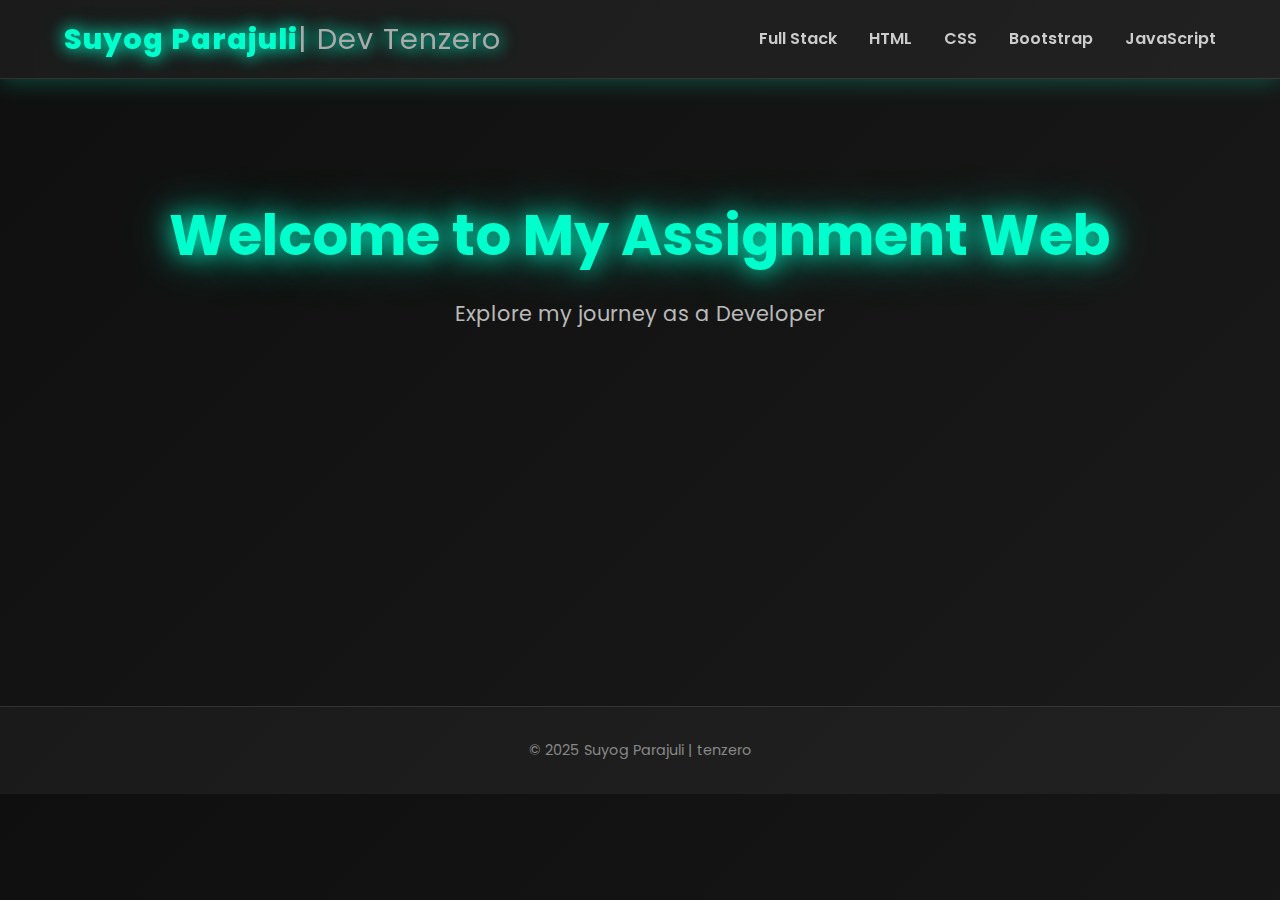
<file: index.html>
<!DOCTYPE html>
<html lang="en">
<head>
  <meta charset="UTF-8">
  <meta name="viewport" content="width=device-width, initial-scale=1.0">
  <title>Suyog Parajuli - ePortfolio</title>
  <link rel="stylesheet" href="style.css">
</head>
<body>
  <!-- Navbar -->
  <nav>
    <div class="logo">Suyog Parajuli <span>| Dev Tenzero</span></div>
    <ul class="nav-links">
      <li><a href="fullstacks.html">Full Stack</a></li>
      <li><a href="example-html.html">HTML</a></li>
      <li><a href="css.html">CSS</a></li>
      <li><a href="bootstrap.html">Bootstrap</a></li>
      <li><a href="javascript.html">JavaScript</a></li>
    </ul>
  </nav>

  <!-- Hero Section -->
  <header class="hero">
    <h1>Welcome to My Assignment Web</h1>
    <p>Explore my journey as a Developer</p>
  </header>

  <footer>
    <p>© 2025 Suyog Parajuli | tenzero </p>
  </footer>
</body>
</html>
</file>
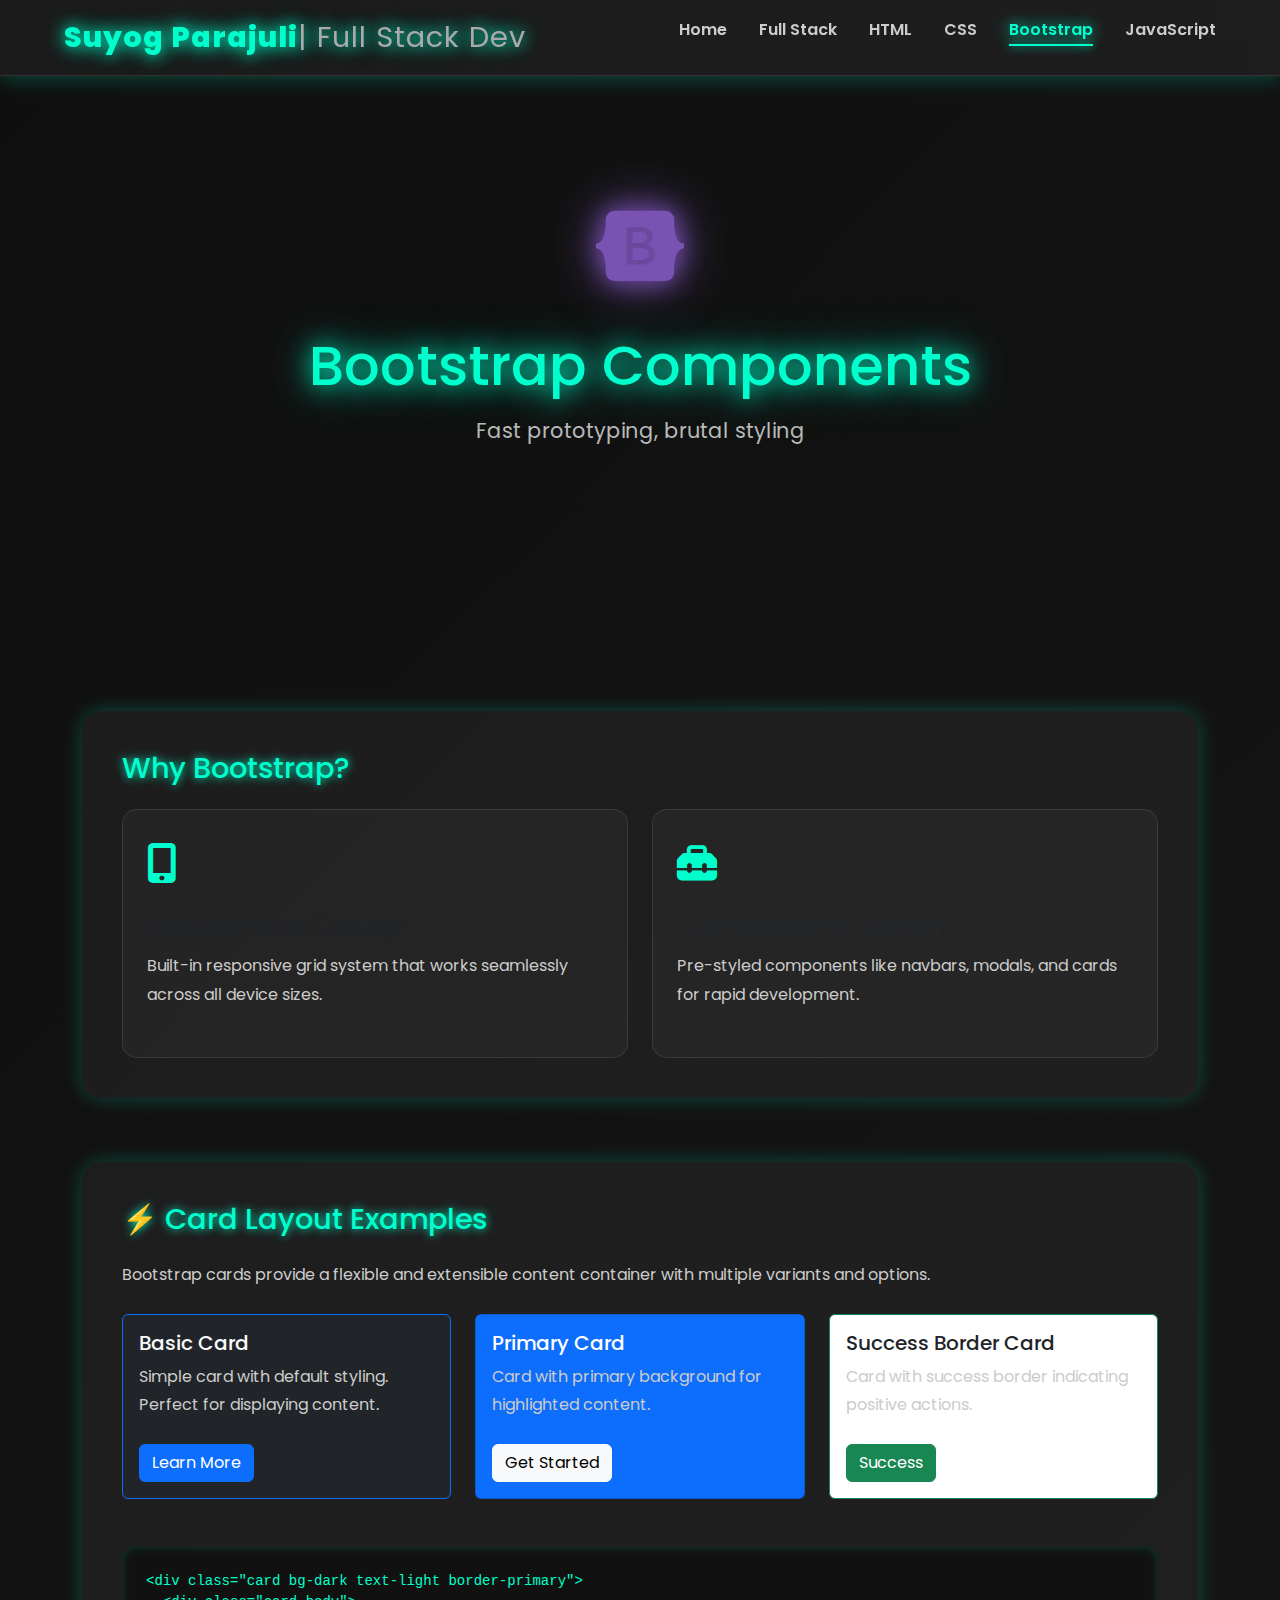
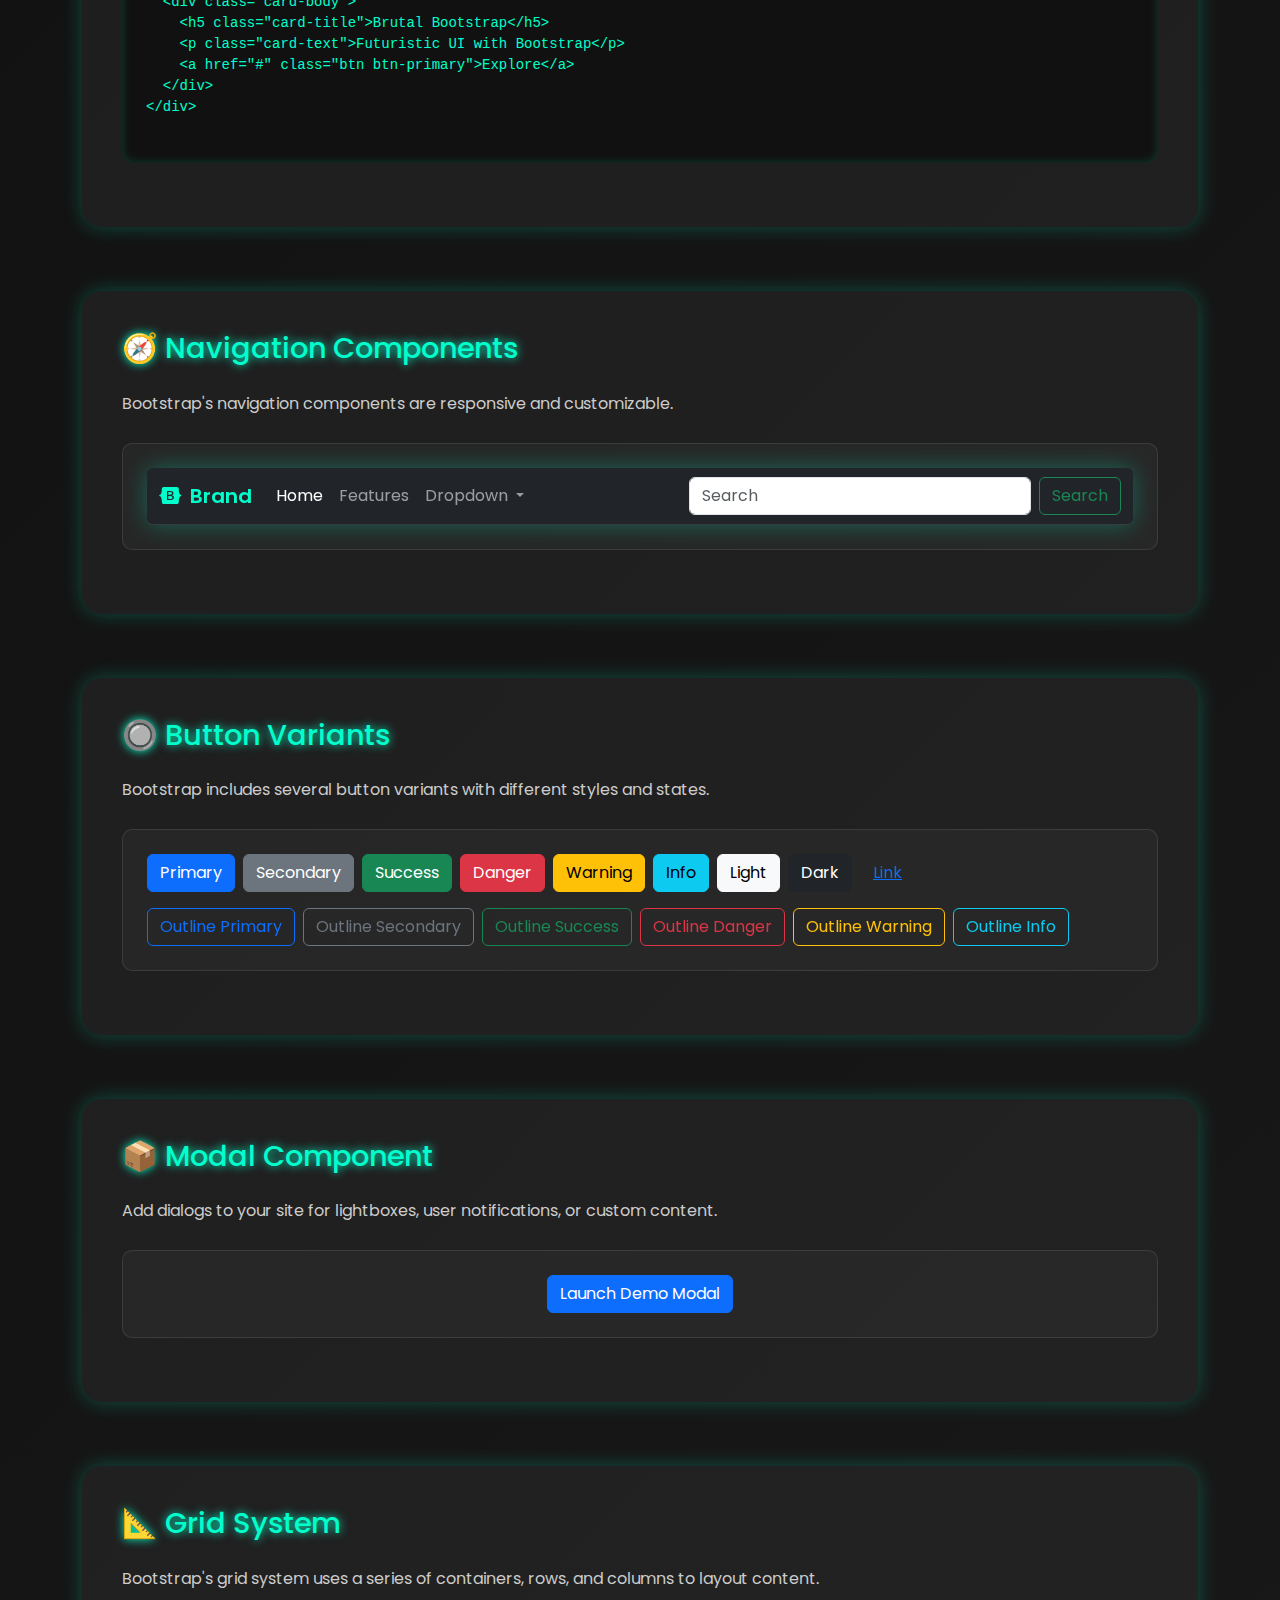
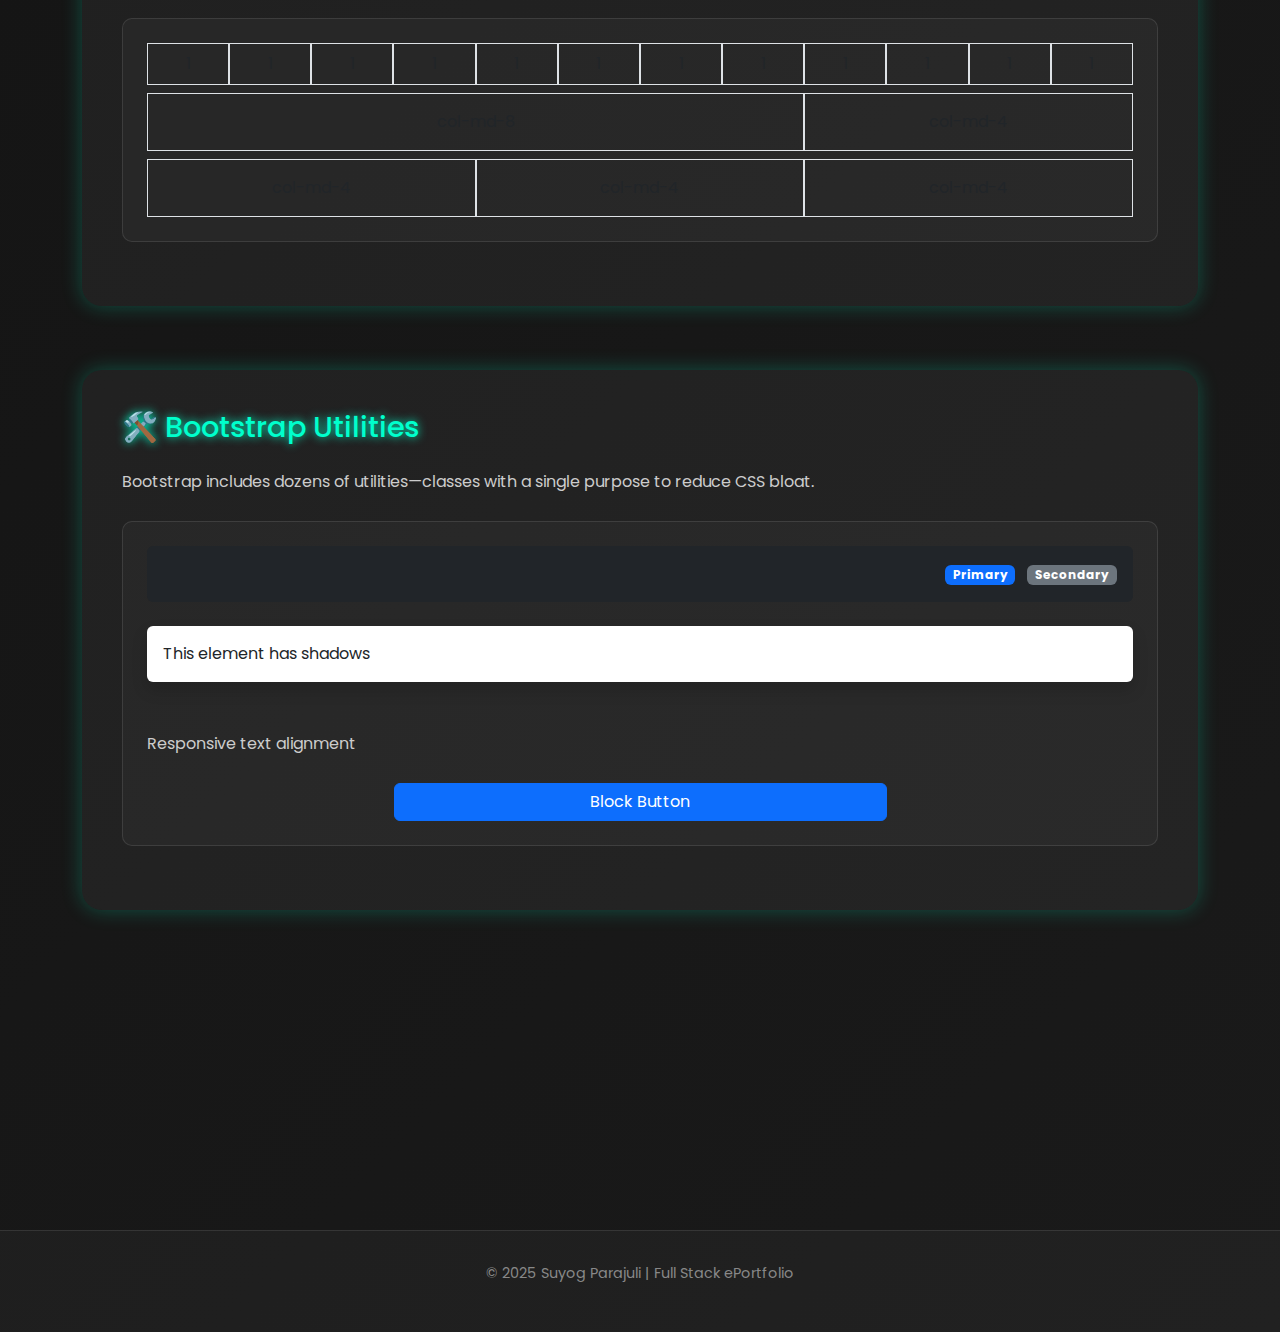
<file: bootstrap.html>
<!DOCTYPE html>
<html lang="en">
<head>
  <meta charset="UTF-8">
  <meta name="viewport" content="width=device-width, initial-scale=1.0">
  <title>Bootstrap Examples - Suyog Parajuli</title>
  <link rel="stylesheet" href="style.css">
  <link href="https://cdn.jsdelivr.net/npm/bootstrap@5.3.0/dist/css/bootstrap.min.css" rel="stylesheet">
  <link rel="stylesheet" href="https://cdnjs.cloudflare.com/ajax/libs/font-awesome/6.4.0/css/all.min.css">
</head>
<body>
  <nav>
    <div class="logo">Suyog Parajuli <span>| Full Stack Dev</span></div>
    <ul class="nav-links">
      <li><a href="index.html">Home</a></li>
      <li><a href="fullstacks.html">Full Stack</a></li>
      <li><a href="example-html.html">HTML</a></li>
      <li><a href="css.html">CSS</a></li>
      <li><a href="bootstrap.html" class="active">Bootstrap</a></li>
      <li><a href="javascript.html">JavaScript</a></li>
    </ul>
  </nav>

  <header class="hero">
    <div class="bootstrap-logo">
      <i class="fab fa-bootstrap"></i>
    </div>
    <h1>Bootstrap Components</h1>
    <p>Fast prototyping, brutal styling</p>
  </header>

  <main class="container py-5">
    <!-- Introduction Section -->
    <section class="mb-5">
      <h2 class="mb-4">Why Bootstrap?</h2>
      <div class="row">
        <div class="col-md-6">
          <div class="feature-card p-4 h-100">
            <div class="feature-icon mb-3">
              <i class="fas fa-mobile-alt"></i>
            </div>
            <h3>Responsive Design</h3>
            <p>Built-in responsive grid system that works seamlessly across all device sizes.</p>
          </div>
        </div>
        <div class="col-md-6">
          <div class="feature-card p-4 h-100">
            <div class="feature-icon mb-3">
              <i class="fas fa-toolbox"></i>
            </div>
            <h3>Component Library</h3>
            <p>Pre-styled components like navbars, modals, and cards for rapid development.</p>
          </div>
        </div>
      </div>
    </section>

    <!-- Card Examples Section -->
    <section class="mb-5">
      <h2>⚡ Card Layout Examples</h2>
      <p class="mb-4">Bootstrap cards provide a flexible and extensible content container with multiple variants and options.</p>
      
      <div class="row">
        <div class="col-md-4 mb-4">
          <div class="card bg-dark text-light border-primary">
            <div class="card-body">
              <h5 class="card-title">Basic Card</h5>
              <p class="card-text">Simple card with default styling. Perfect for displaying content.</p>
              <a href="#" class="btn btn-primary">Learn More</a>
            </div>
          </div>
        </div>
        
        <div class="col-md-4 mb-4">
          <div class="card bg-primary text-white">
            <div class="card-body">
              <h5 class="card-title">Primary Card</h5>
              <p class="card-text">Card with primary background for highlighted content.</p>
              <a href="#" class="btn btn-light">Get Started</a>
            </div>
          </div>
        </div>
        
        <div class="col-md-4 mb-4">
          <div class="card border-success">
            <div class="card-body">
              <h5 class="card-title">Success Border Card</h5>
              <p class="card-text">Card with success border indicating positive actions.</p>
              <a href="#" class="btn btn-success">Success</a>
            </div>
          </div>
        </div>
      </div>
      
      <pre class="code-container mt-4">
&lt;div class="card bg-dark text-light border-primary"&gt;
  &lt;div class="card-body"&gt;
    &lt;h5 class="card-title"&gt;Brutal Bootstrap&lt;/h5&gt;
    &lt;p class="card-text"&gt;Futuristic UI with Bootstrap&lt;/p&gt;
    &lt;a href="#" class="btn btn-primary"&gt;Explore&lt;/a&gt;
  &lt;/div&gt;
&lt;/div&gt;
      </pre>
    </section>

    <!-- Navigation Component -->
    <section class="mb-5">
      <h2>🧭 Navigation Components</h2>
      <p class="mb-4">Bootstrap's navigation components are responsive and customizable.</p>
      
      <div class="component-example p-4 mb-4">
        <nav class="navbar navbar-expand-lg navbar-dark bg-dark rounded">
          <div class="container-fluid">
            <a class="navbar-brand" href="#">
              <i class="fab fa-bootstrap me-2"></i>Brand
            </a>
            <button class="navbar-toggler" type="button" data-bs-toggle="collapse" data-bs-target="#navbarExample">
              <span class="navbar-toggler-icon"></span>
            </button>
            <div class="collapse navbar-collapse" id="navbarExample">
              <ul class="navbar-nav me-auto mb-2 mb-lg-0">
                <li class="nav-item">
                  <a class="nav-link active" href="#">Home</a>
                </li>
                <li class="nav-item">
                  <a class="nav-link" href="#">Features</a>
                </li>
                <li class="nav-item dropdown">
                  <a class="nav-link dropdown-toggle" href="#" id="navbarDropdown" role="button" data-bs-toggle="dropdown">
                    Dropdown
                  </a>
                  <ul class="dropdown-menu">
                    <li><a class="dropdown-item" href="#">Action</a></li>
                    <li><a class="dropdown-item" href="#">Another action</a></li>
                    <li><hr class="dropdown-divider"></li>
                    <li><a class="dropdown-item" href="#">Something else here</a></li>
                  </ul>
                </li>
              </ul>
              <form class="d-flex">
                <input class="form-control me-2" type="search" placeholder="Search">
                <button class="btn btn-outline-success" type="submit">Search</button>
              </form>
            </div>
          </div>
        </nav>
      </div>
    </section>

    <!-- Button Examples -->
    <section class="mb-5">
      <h2>🔘 Button Variants</h2>
      <p class="mb-4">Bootstrap includes several button variants with different styles and states.</p>
      
      <div class="component-example p-4 mb-4">
        <div class="d-flex flex-wrap gap-2">
          <button type="button" class="btn btn-primary">Primary</button>
          <button type="button" class="btn btn-secondary">Secondary</button>
          <button type="button" class="btn btn-success">Success</button>
          <button type="button" class="btn btn-danger">Danger</button>
          <button type="button" class="btn btn-warning">Warning</button>
          <button type="button" class="btn btn-info">Info</button>
          <button type="button" class="btn btn-light">Light</button>
          <button type="button" class="btn btn-dark">Dark</button>
          <button type="button" class="btn btn-link">Link</button>
        </div>
        
        <div class="mt-3 d-flex flex-wrap gap-2">
          <button type="button" class="btn btn-outline-primary">Outline Primary</button>
          <button type="button" class="btn btn-outline-secondary">Outline Secondary</button>
          <button type="button" class="btn btn-outline-success">Outline Success</button>
          <button type="button" class="btn btn-outline-danger">Outline Danger</button>
          <button type="button" class="btn btn-outline-warning">Outline Warning</button>
          <button type="button" class="btn btn-outline-info">Outline Info</button>
        </div>
      </div>
    </section>

    <!-- Modal Example -->
    <section class="mb-5">
      <h2>📦 Modal Component</h2>
      <p class="mb-4">Add dialogs to your site for lightboxes, user notifications, or custom content.</p>
      
      <div class="component-example p-4 mb-4 text-center">
        <button type="button" class="btn btn-primary" data-bs-toggle="modal" data-bs-target="#exampleModal">
          Launch Demo Modal
        </button>
      </div>
      
      <!-- Modal -->
      <div class="modal fade" id="exampleModal" tabindex="-1">
        <div class="modal-dialog">
          <div class="modal-content">
            <div class="modal-header">
              <h5 class="modal-title">Bootstrap Modal</h5>
              <button type="button" class="btn-close" data-bs-dismiss="modal" aria-label="Close"></button>
            </div>
            <div class="modal-body">
              <p>This is a sample modal demonstrating Bootstrap's modal component with a dark theme.</p>
            </div>
            <div class="modal-footer">
              <button type="button" class="btn btn-secondary" data-bs-dismiss="modal">Close</button>
              <button type="button" class="btn btn-primary">Save changes</button>
            </div>
          </div>
        </div>
      </div>
    </section>

    <!-- Grid System -->
    <section class="mb-5">
      <h2>📐 Grid System</h2>
      <p class="mb-4">Bootstrap's grid system uses a series of containers, rows, and columns to layout content.</p>
      
      <div class="component-example p-4 mb-4">
        <div class="container text-center">
          <div class="row mb-2">
            <div class="col-md-1 border p-2">1</div>
            <div class="col-md-1 border p-2">1</div>
            <div class="col-md-1 border p-2">1</div>
            <div class="col-md-1 border p-2">1</div>
            <div class="col-md-1 border p-2">1</div>
            <div class="col-md-1 border p-2">1</div>
            <div class="col-md-1 border p-2">1</div>
            <div class="col-md-1 border p-2">1</div>
            <div class="col-md-1 border p-2">1</div>
            <div class="col-md-1 border p-2">1</div>
            <div class="col-md-1 border p-2">1</div>
            <div class="col-md-1 border p-2">1</div>
          </div>
          <div class="row mb-2">
            <div class="col-md-8 border p-3">col-md-8</div>
            <div class="col-md-4 border p-3">col-md-4</div>
          </div>
          <div class="row">
            <div class="col-md-4 border p-3">col-md-4</div>
            <div class="col-md-4 border p-3">col-md-4</div>
            <div class="col-md-4 border p-3">col-md-4</div>
          </div>
        </div>
      </div>
    </section>

    <!-- Utilities -->
    <section class="mb-5">
      <h2>🛠️ Bootstrap Utilities</h2>
      <p class="mb-4">Bootstrap includes dozens of utilities—classes with a single purpose to reduce CSS bloat.</p>
      
      <div class="component-example p-4 mb-4">
        <div class="d-flex justify-content-between align-items-center mb-4 p-3 bg-dark rounded">
          <h5 class="mb-0">Flexbox Utilities</h5>
          <div>
            <span class="badge bg-primary me-2">Primary</span>
            <span class="badge bg-secondary">Secondary</span>
          </div>
        </div>
        
        <div class="mb-4">
          <div class="shadow p-3 mb-5 bg-body rounded">This element has shadows</div>
          <p class="text-center text-md-start">Responsive text alignment</p>
        </div>
        
        <div class="d-grid gap-2 col-6 mx-auto">
          <button class="btn btn-primary" type="button">Block Button</button>
        </div>
      </div>
    </section>
  </main>

  <footer>
    <p>© 2025 Suyog Parajuli | Full Stack ePortfolio</p>
  </footer>

  <!-- Bootstrap JS -->
  <script src="https://cdn.jsdelivr.net/npm/bootstrap@5.3.0/dist/js/bootstrap.bundle.min.js"></script>
</body>
</file>
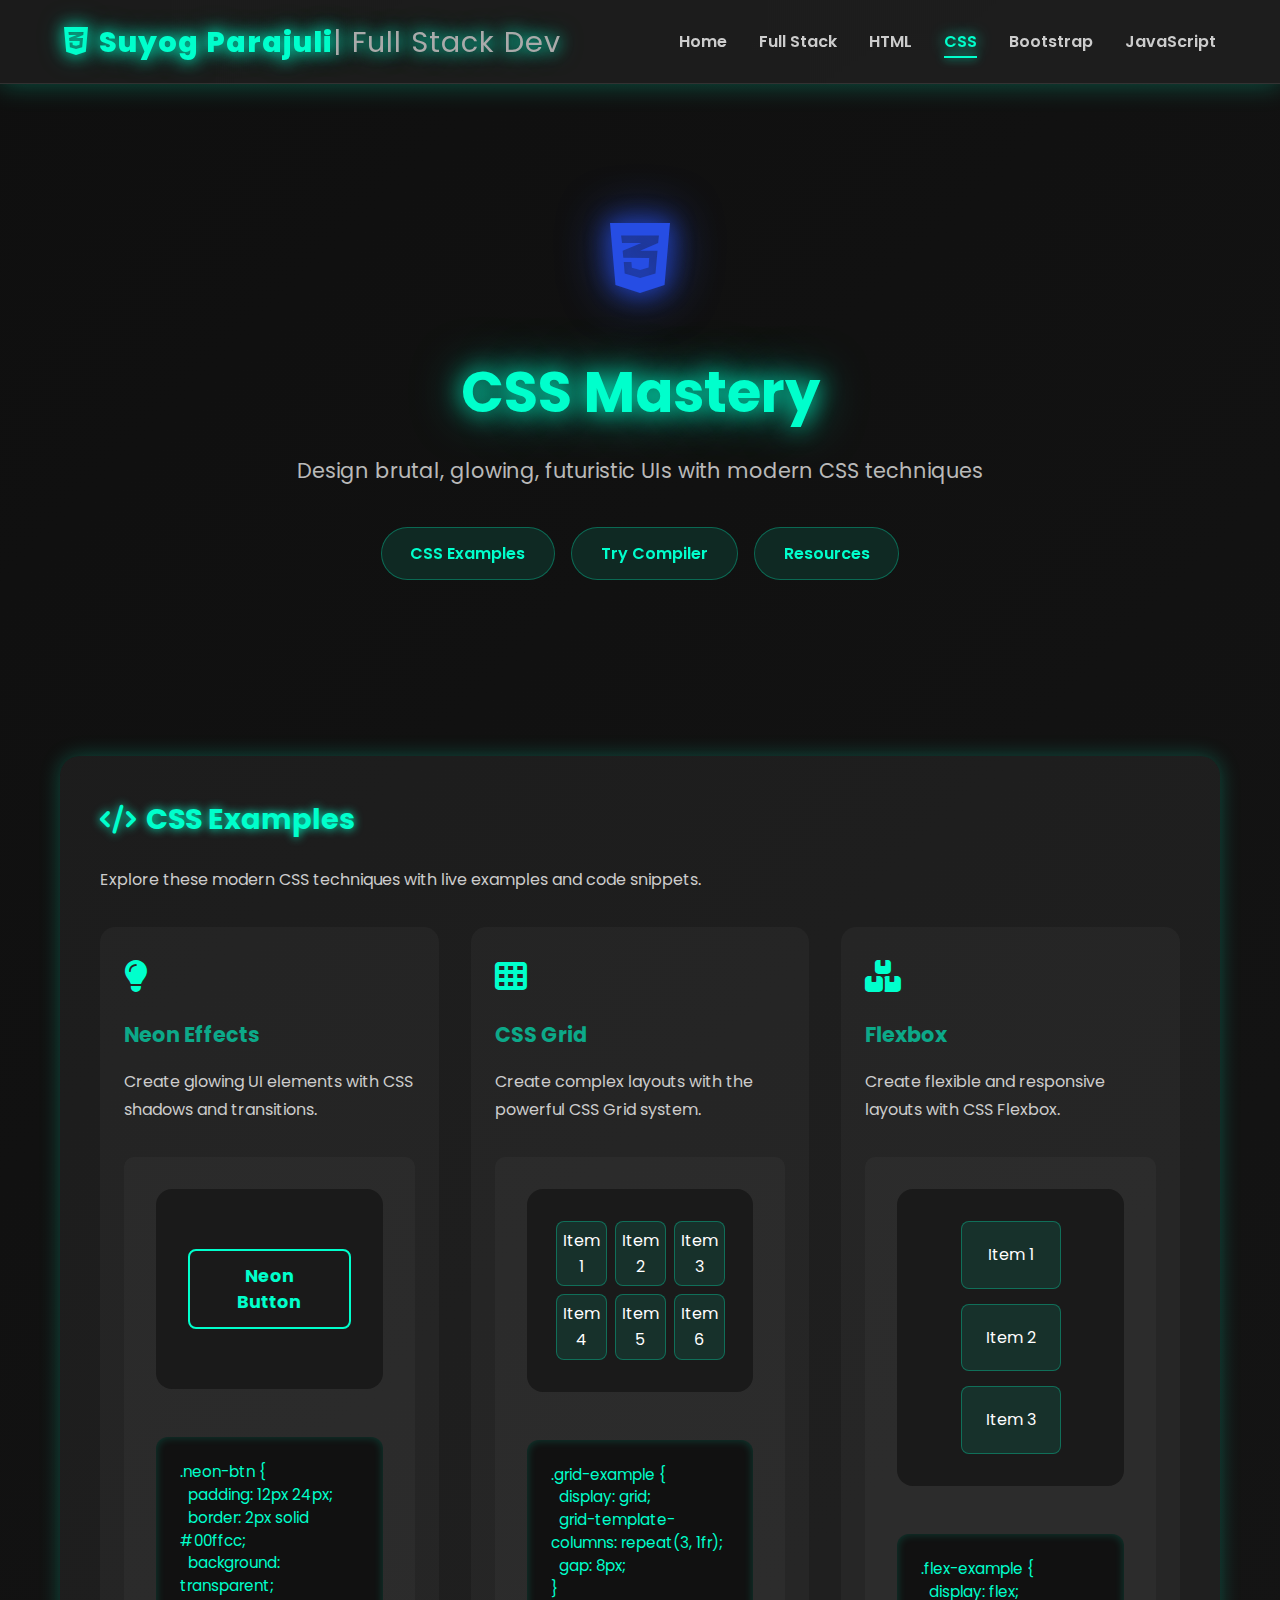
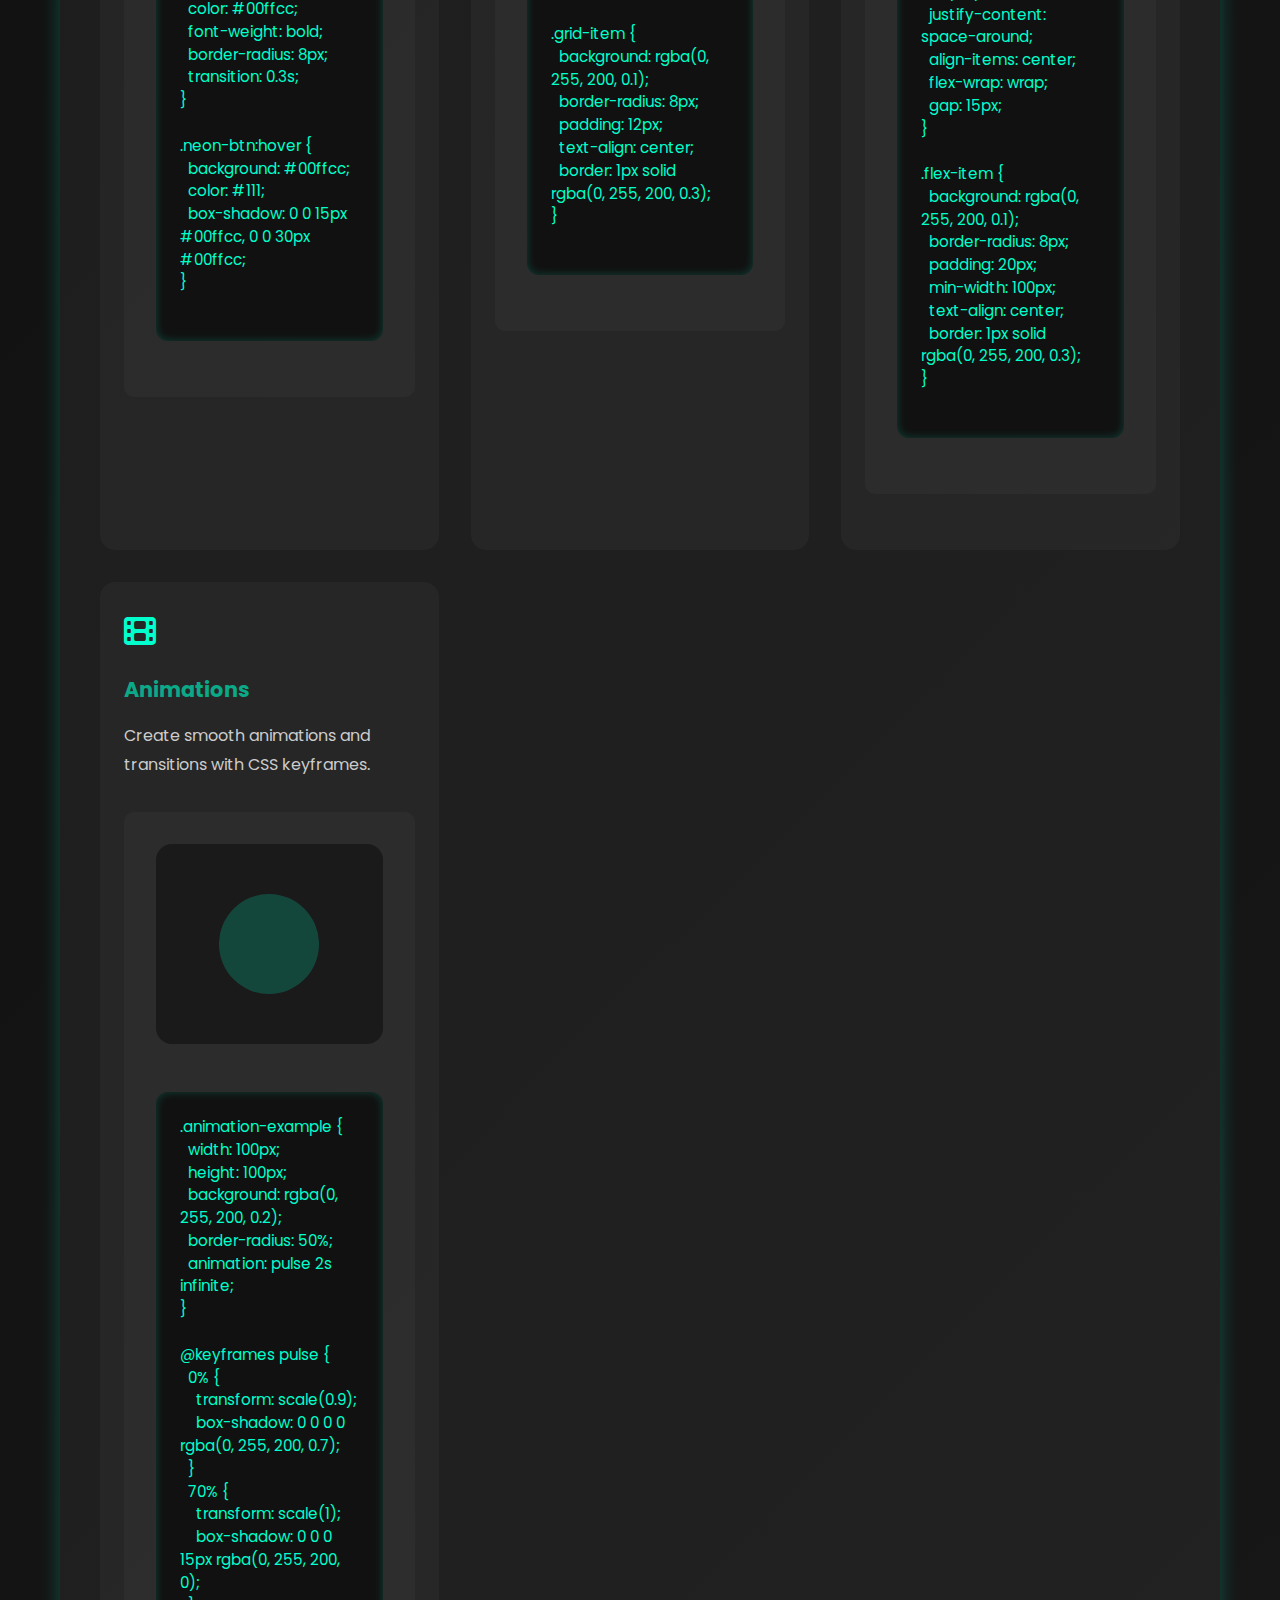
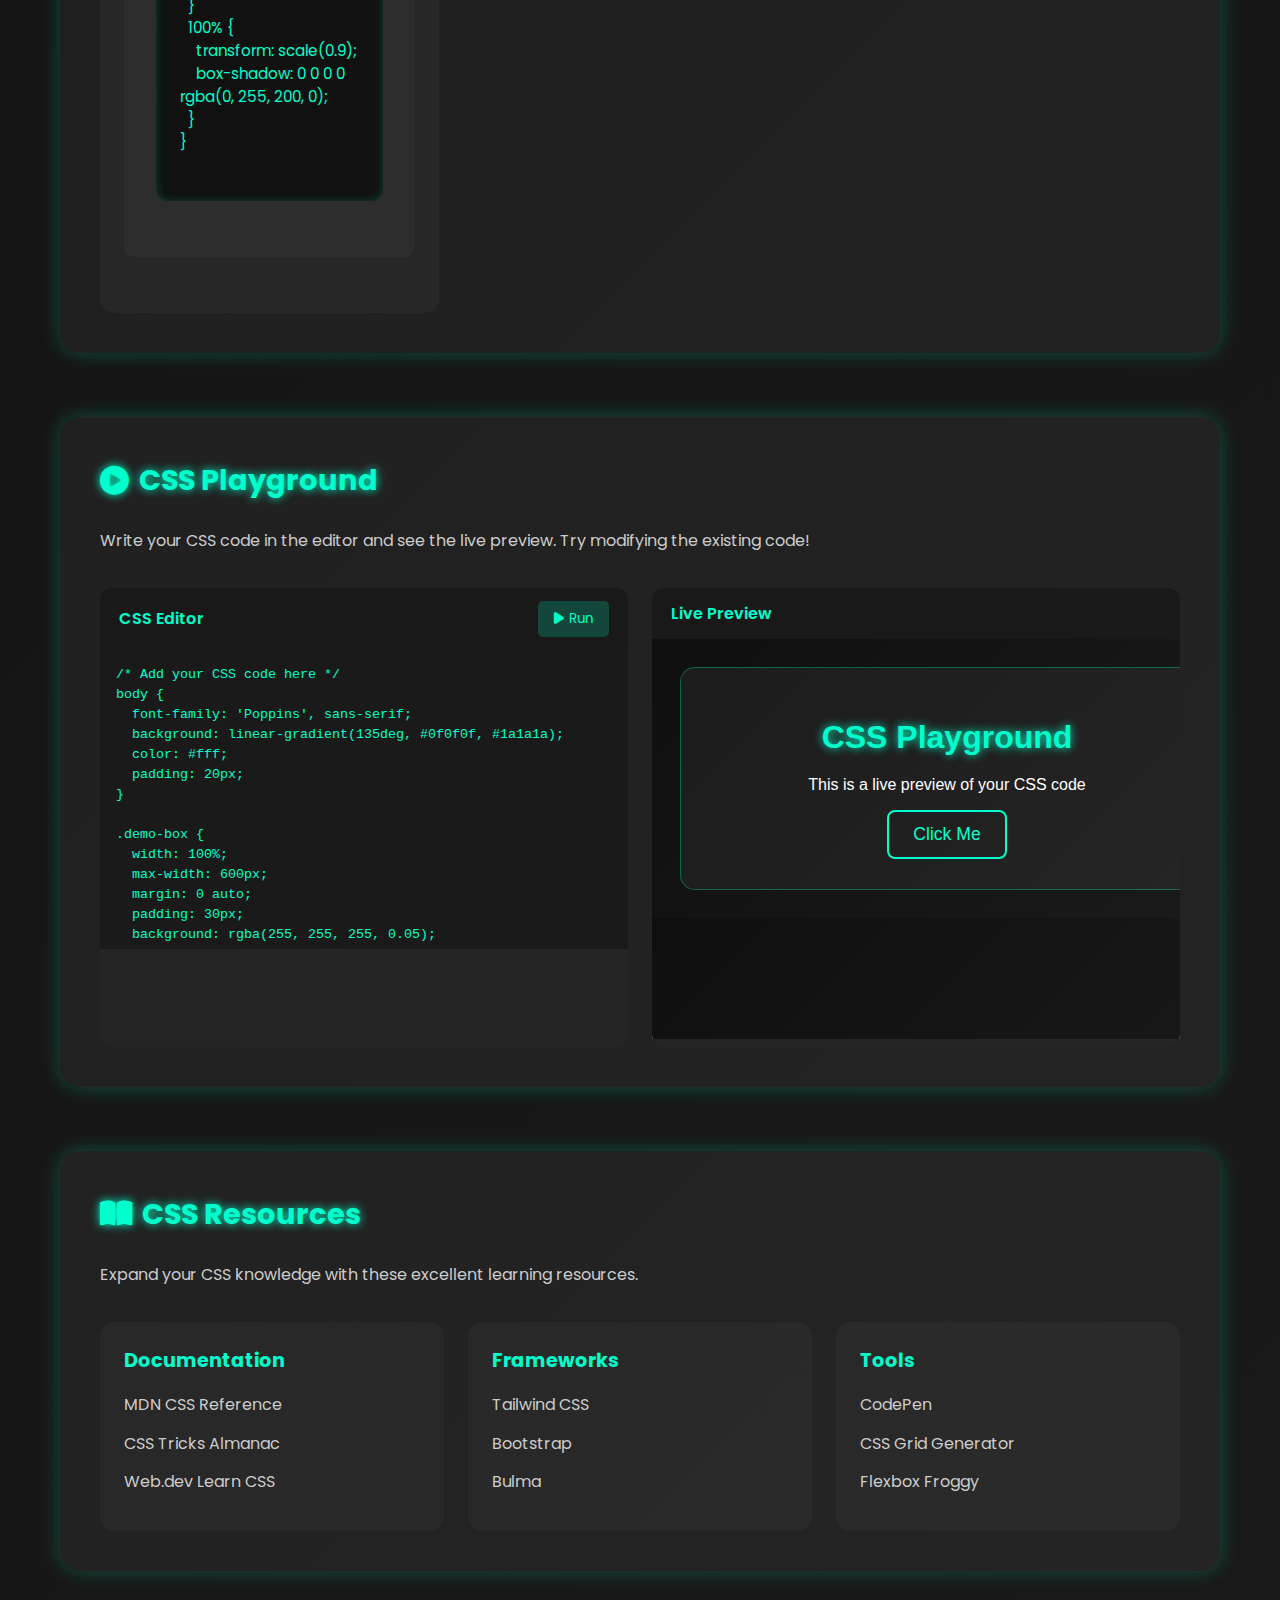
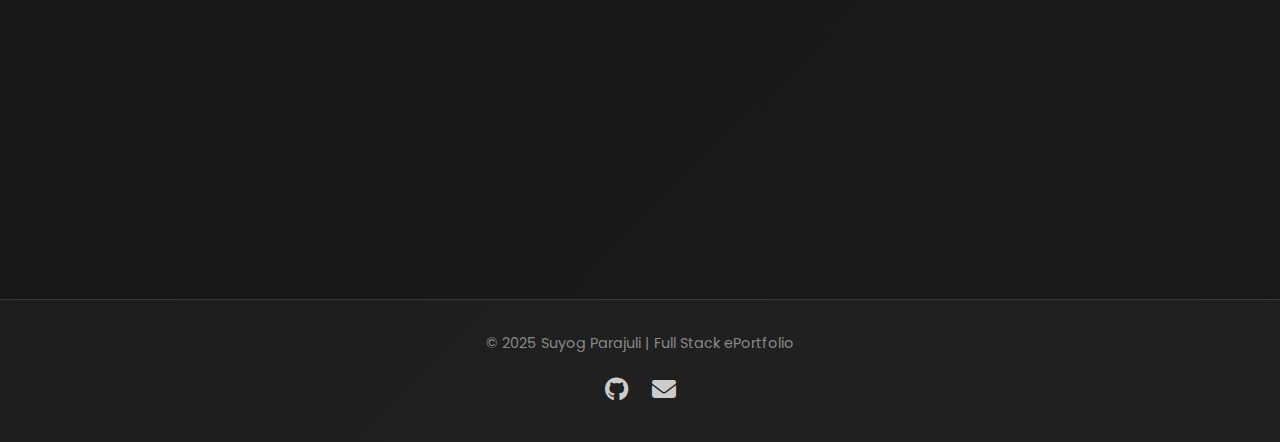
<file: css.html>
<!DOCTYPE html>
<html lang="en">
<head>
  <meta charset="UTF-8">
  <meta name="viewport" content="width=device-width, initial-scale=1.0">
  <title>CSS Mastery - Suyog Parajuli</title>
  <link rel="stylesheet" href="https://cdnjs.cloudflare.com/ajax/libs/font-awesome/6.4.0/css/all.min.css">
    <link rel="stylesheet" href="style.css">
</head>
<body>
  <nav>
    <div class="logo">
      <div class="logo-icon">
        <i class="fab fa-css3-alt"></i>
      </div>
      Suyog Parajuli <span>| Full Stack Dev</span>
    </div>
    <ul class="nav-links">
      <li><a href="index.html">Home</a></li>
      <li><a href="fullstacks.html">Full Stack</a></li>
      <li><a href="example-html.html">HTML</a></li>
      <li><a href="css.html" class="active">CSS</a></li>
      <li><a href="bootstrap.html">Bootstrap</a></li>
      <li><a href="javascript.html">JavaScript</a></li>
    </ul>
    <div class="menu-toggle">
      <i class="fas fa-bars"></i>
    </div>
  </nav>

  <header class="hero">
    <div class="hero-content">
      <div class="css-logo">
        <i class="fab fa-css3-alt"></i>
      </div>
      <h1>CSS Mastery</h1>
      <p>Design brutal, glowing, futuristic UIs with modern CSS techniques</p>
      <div class="hero-buttons">
        <a href="#examples" class="btn">CSS Examples</a>
        <a href="#compiler" class="btn">Try Compiler</a>
        <a href="#resources" class="btn">Resources</a>
      </div>
    </div>
  </header>

  <main>
    <section id="examples">
      <h2><i class="fas fa-code"></i> CSS Examples</h2>
      <p>Explore these modern CSS techniques with live examples and code snippets.</p>
      
      <div class="example-grid">
        <div class="example-card">
          <div class="example-icon">
            <i class="fas fa-lightbulb"></i>
          </div>
          <h3>Neon Effects</h3>
          <p>Create glowing UI elements with CSS shadows and transitions.</p>
          <div class="live-example">
            <div class="example-box">
              <button class="neon-btn">Neon Button</button>
            </div>
            <div class="code-container">
              <pre>
.neon-btn {
  padding: 12px 24px;
  border: 2px solid #00ffcc;
  background: transparent;
  color: #00ffcc;
  font-weight: bold;
  border-radius: 8px;
  transition: 0.3s;
}

.neon-btn:hover {
  background: #00ffcc;
  color: #111;
  box-shadow: 0 0 15px #00ffcc, 0 0 30px #00ffcc;
}
              </pre>
            </div>
          </div>
        </div>

        <div class="example-card">
          <div class="example-icon">
            <i class="fas fa-th"></i>
          </div>
          <h3>CSS Grid</h3>
          <p>Create complex layouts with the powerful CSS Grid system.</p>
          <div class="live-example">
            <div class="example-box">
              <div class="grid-example">
                <div class="grid-item">Item 1</div>
                <div class="grid-item">Item 2</div>
                <div class="grid-item">Item 3</div>
                <div class="grid-item">Item 4</div>
                <div class="grid-item">Item 5</div>
                <div class="grid-item">Item 6</div>
              </div>
            </div>
            <div class="code-container">
              <pre>
.grid-example {
  display: grid;
  grid-template-columns: repeat(3, 1fr);
  gap: 8px;
}

.grid-item {
  background: rgba(0, 255, 200, 0.1);
  border-radius: 8px;
  padding: 12px;
  text-align: center;
  border: 1px solid rgba(0, 255, 200, 0.3);
}
              </pre>
            </div>
          </div>
        </div>

        <div class="example-card">
          <div class="example-icon">
            <i class="fas fa-boxes"></i>
          </div>
          <h3>Flexbox</h3>
          <p>Create flexible and responsive layouts with CSS Flexbox.</p>
          <div class="live-example">
            <div class="example-box">
              <div class="flex-example">
                <div class="flex-item">Item 1</div>
                <div class="flex-item">Item 2</div>
                <div class="flex-item">Item 3</div>
              </div>
            </div>
            <div class="code-container">
              <pre>
.flex-example {
  display: flex;
  justify-content: space-around;
  align-items: center;
  flex-wrap: wrap;
  gap: 15px;
}

.flex-item {
  background: rgba(0, 255, 200, 0.1);
  border-radius: 8px;
  padding: 20px;
  min-width: 100px;
  text-align: center;
  border: 1px solid rgba(0, 255, 200, 0.3);
}
              </pre>
            </div>
          </div>
        </div>

        <div class="example-card">
          <div class="example-icon">
            <i class="fas fa-film"></i>
          </div>
          <h3>Animations</h3>
          <p>Create smooth animations and transitions with CSS keyframes.</p>
          <div class="live-example">
            <div class="example-box">
              <div class="animation-example"></div>
            </div>
            <div class="code-container">
              <pre>
.animation-example {
  width: 100px;
  height: 100px;
  background: rgba(0, 255, 200, 0.2);
  border-radius: 50%;
  animation: pulse 2s infinite;
}

@keyframes pulse {
  0% {
    transform: scale(0.9);
    box-shadow: 0 0 0 0 rgba(0, 255, 200, 0.7);
  }
  70% {
    transform: scale(1);
    box-shadow: 0 0 0 15px rgba(0, 255, 200, 0);
  }
  100% {
    transform: scale(0.9);
    box-shadow: 0 0 0 0 rgba(0, 255, 200, 0);
  }
}
              </pre>
            </div>
          </div>
        </div>
      </div>
    </section>

    <section id="compiler">
      <h2><i class="fas fa-play-circle"></i> CSS Playground</h2>
      <p>Write your CSS code in the editor and see the live preview. Try modifying the existing code!</p>
      
      <div class="compiler-container">
        <div class="code-editor">
          <div class="editor-header">
            <span>CSS Editor</span>
            <button id="run-btn" class="run-button">
              <i class="fas fa-play"></i> Run
            </button>
          </div>
          <textarea id="css-code" placeholder="Write your CSS code here...">
/* Add your CSS code here */
body {
  font-family: 'Poppins', sans-serif;
  background: linear-gradient(135deg, #0f0f0f, #1a1a1a);
  color: #fff;
  padding: 20px;
}

.demo-box {
  width: 100%;
  max-width: 600px;
  margin: 0 auto;
  padding: 30px;
  background: rgba(255, 255, 255, 0.05);
  border-radius: 15px;
  text-align: center;
  border: 1px solid rgba(0, 255, 200, 0.3);
}

.demo-title {
  color: #00ffcc;
  font-size: 2rem;
  margin-bottom: 20px;
  text-shadow: 0 0 10px #00ffcc;
}

.demo-button {
  padding: 12px 24px;
  background: transparent;
  color: #00ffcc;
  border: 2px solid #00ffcc;
  border-radius: 8px;
  font-size: 1.1rem;
  cursor: pointer;
  transition: all 0.3s ease;
}

.demo-button:hover {
  background: #00ffcc;
  color: #111;
  box-shadow: 0 0 15px #00ffcc;
}
          </textarea>
        </div>
        
        <div class="preview-pane">
          <div class="preview-header">
            <span>Live Preview</span>
          </div>
          <iframe id="preview-frame"></iframe>
        </div>
      </div>
    </section>

    <section id="resources">
      <h2><i class="fas fa-book-open"></i> CSS Resources</h2>
      <p>Expand your CSS knowledge with these excellent learning resources.</p>
      
      <div class="resources-grid">
        <div class="resource-card">
          <h3>Documentation</h3>
          <ul>
            <li><a href="https://developer.mozilla.org/en-US/docs/Web/CSS" target="_blank">MDN CSS Reference</a></li>
            <li><a href="https://css-tricks.com/almanac/" target="_blank">CSS Tricks Almanac</a></li>
            <li><a href="https://web.dev/learn/css/" target="_blank">Web.dev Learn CSS</a></li>
          </ul>
        </div>
        
        <div class="resource-card">
          <h3>Frameworks</h3>
          <ul>
            <li><a href="https://tailwindcss.com/" target="_blank">Tailwind CSS</a></li>
            <li><a href="https://getbootstrap.com/" target="_blank">Bootstrap</a></li>
            <li><a href="https://bulma.io/" target="_blank">Bulma</a></li>
          </ul>
        </div>
        
        <div class="resource-card">
          <h3>Tools</h3>
          <ul>
            <li><a href="https://codepen.io/" target="_blank">CodePen</a></li>
            <li><a href="https://cssgrid-generator.netlify.app/" target="_blank">CSS Grid Generator</a></li>
            <li><a href="https://flexboxfroggy.com/" target="_blank">Flexbox Froggy</a></li>
          </ul>
        </div>
      </div>
    </section>
  </main>

  <footer>
    <div class="footer-content">
      <p>© 2025 Suyog Parajuli | Full Stack ePortfolio</p>
      <div class="social-links">
        <a href="https://github.com/tenzero0"><i class="fab fa-github"></i></a>
        <a href="bwit24b.syg@ismt.edu.np"><i class="fas fa-envelope"></i></a>
      </div>
    </div>
  </footer>

  <script>
    // Code compiler functionality
    document.addEventListener('DOMContentLoaded', function() {
      const runButton = document.getElementById('run-btn');
      const cssCode = document.getElementById('css-code');
      const previewFrame = document.getElementById('preview-frame');
      
      function runCode() {
        const code = cssCode.value;
        const preview = previewFrame.contentDocument || previewFrame.contentWindow.document;
        
        preview.open();
        preview.write(`
          <!DOCTYPE html>
          <html>
          <head>
            <style>
              ${code}
            </style>
          </head>
          <body>
            <div class="demo-box">
              <h1 class="demo-title">CSS Playground</h1>
              <p>This is a live preview of your CSS code</p>
              <button class="demo-button">Click Me</button>
            </div>
          </body>
          </html>
        `);
        preview.close();
      }
      
      runButton.addEventListener('click', runCode);
      
      // Run code initially
      setTimeout(runCode, 100);
      
      // Mobile menu toggle
      const menuToggle = document.querySelector('.menu-toggle');
      const navLinks = document.querySelector('.nav-links');
      
      menuToggle.addEventListener('click', function() {
        navLinks.classList.toggle('active');
      });
    });
  </script>
</body>
</file>
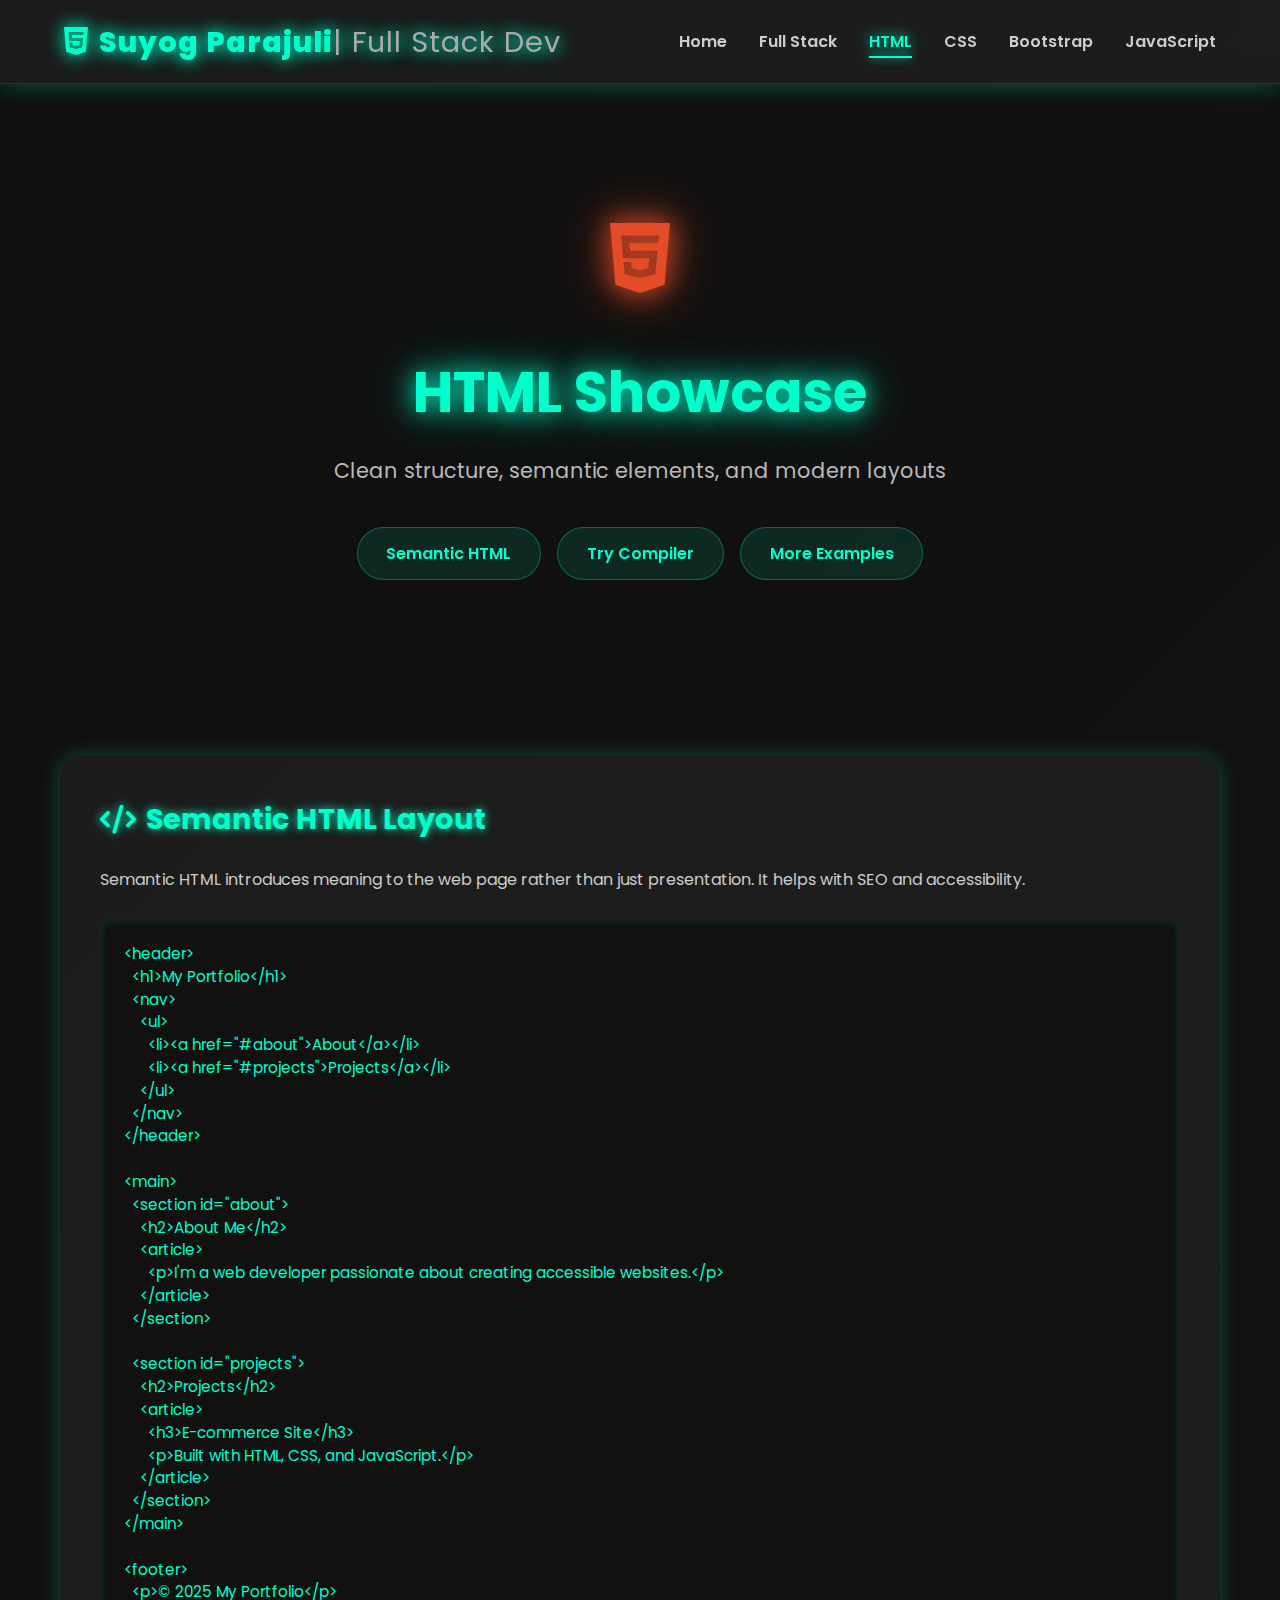
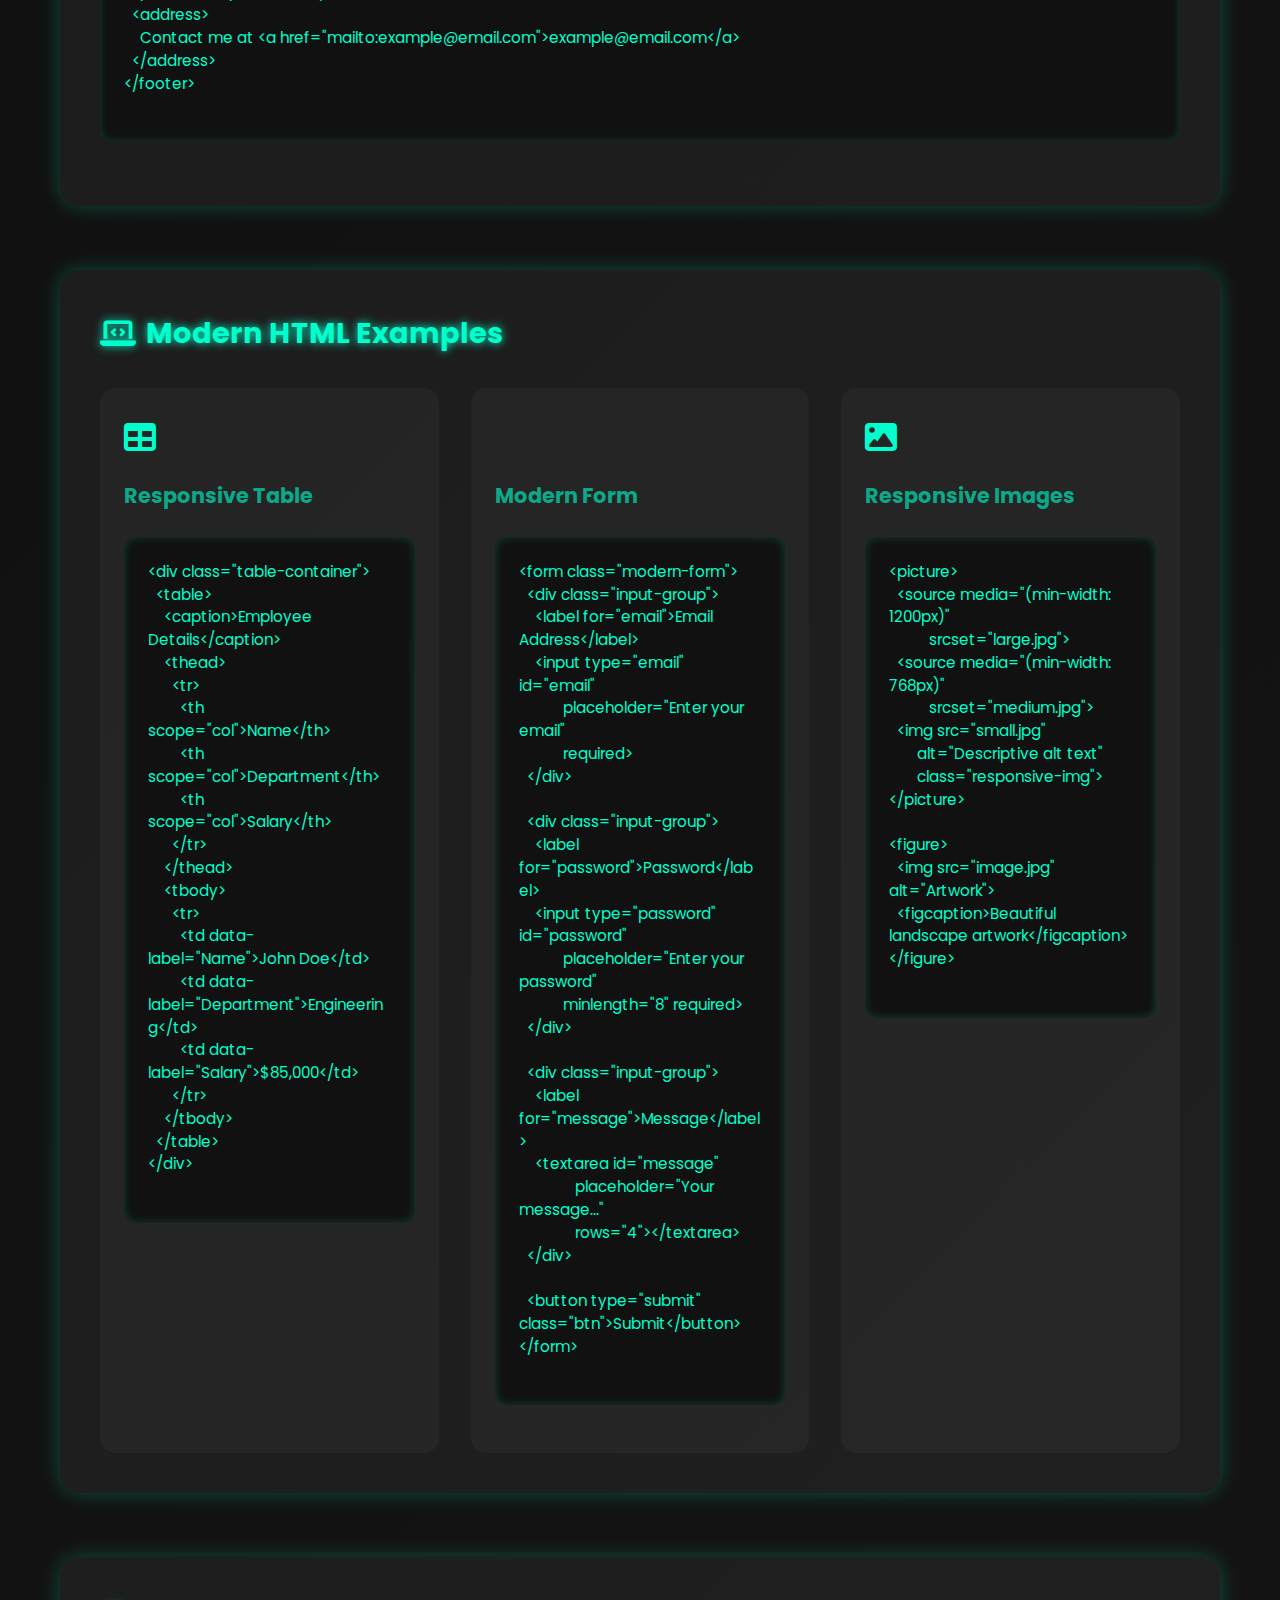
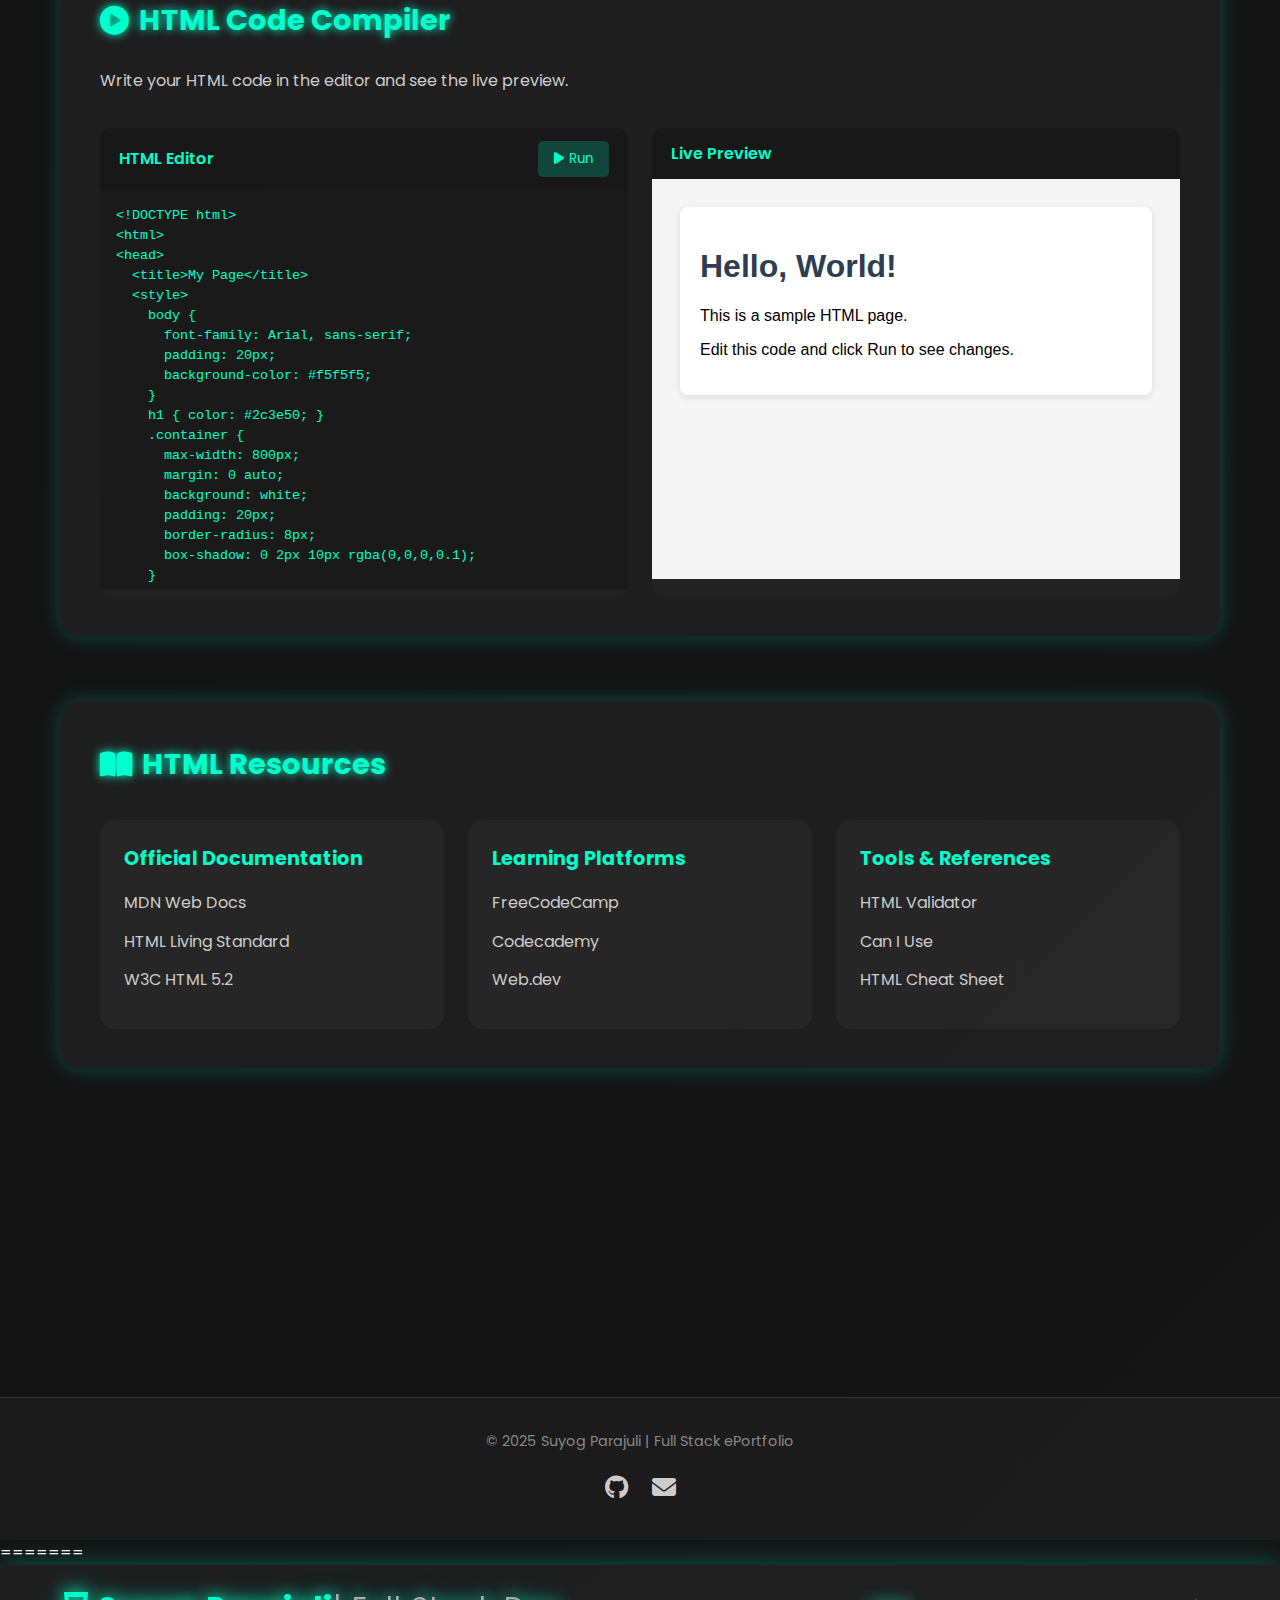
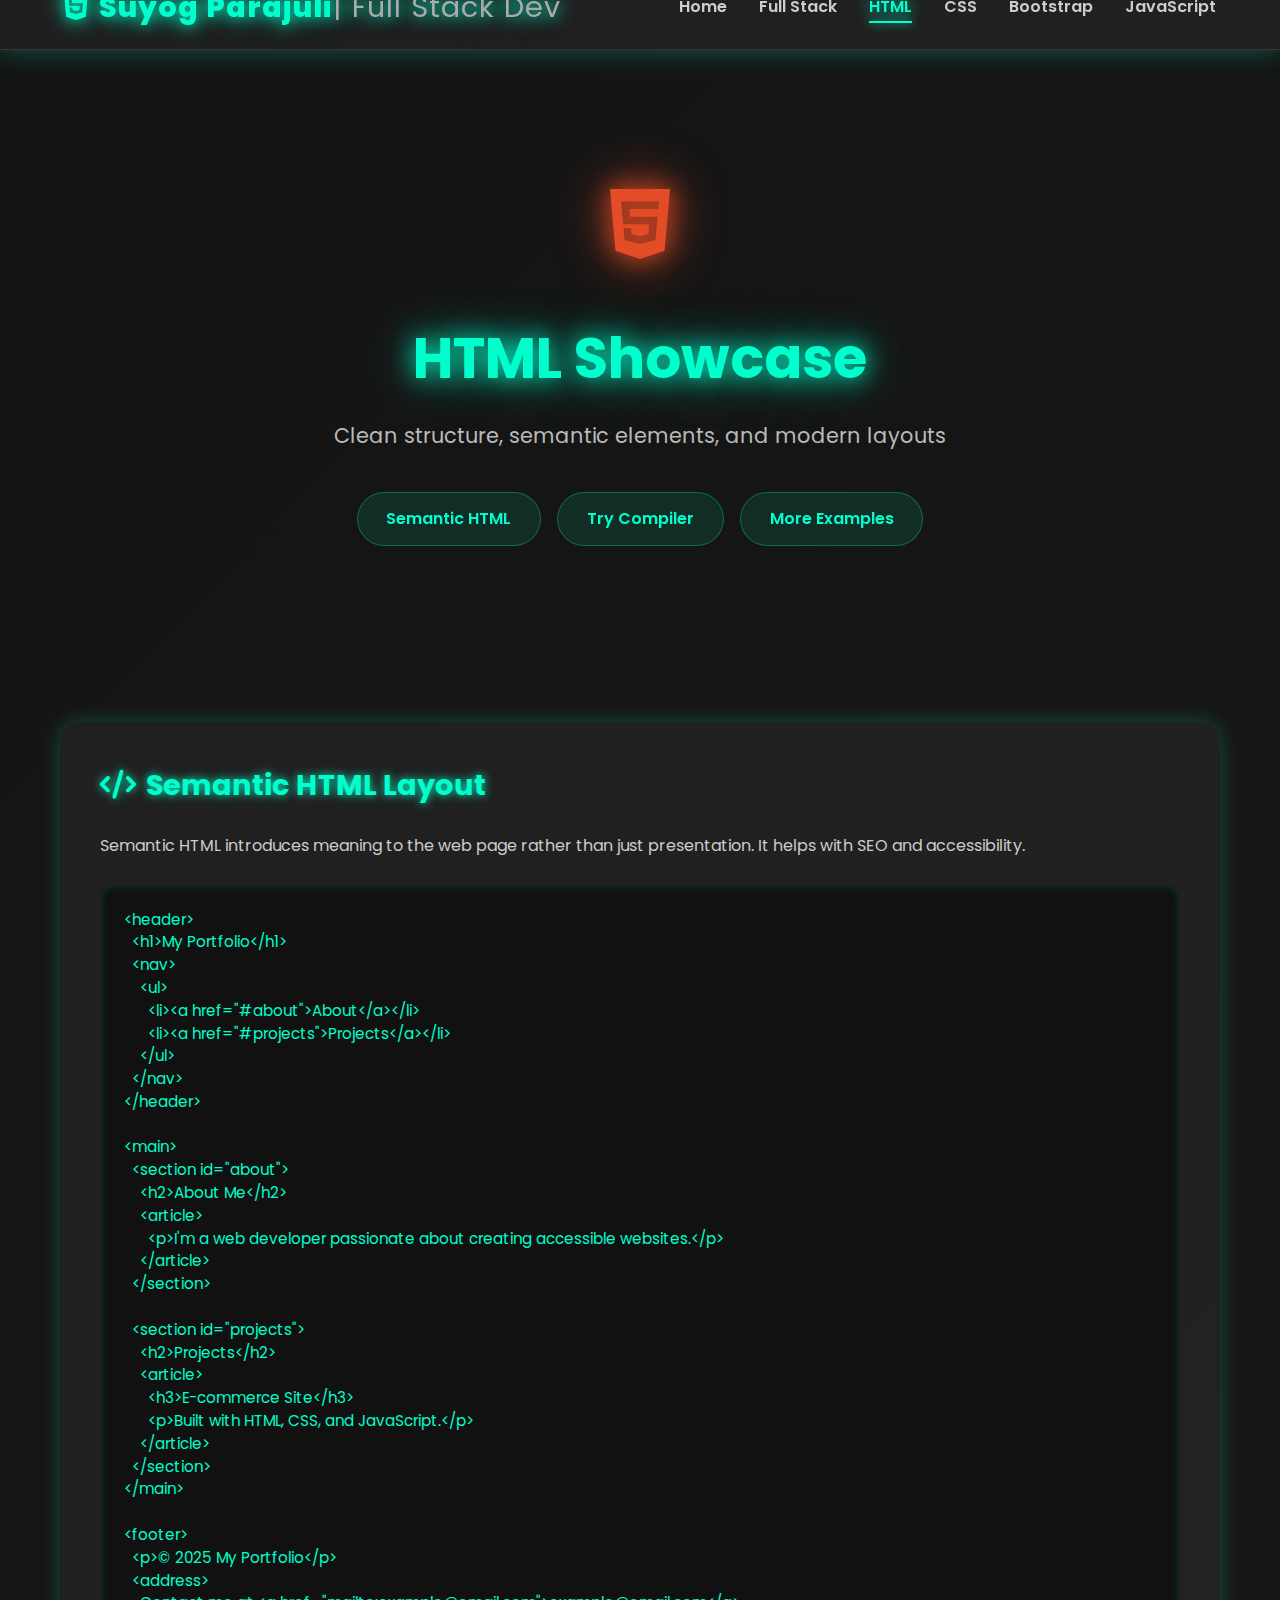
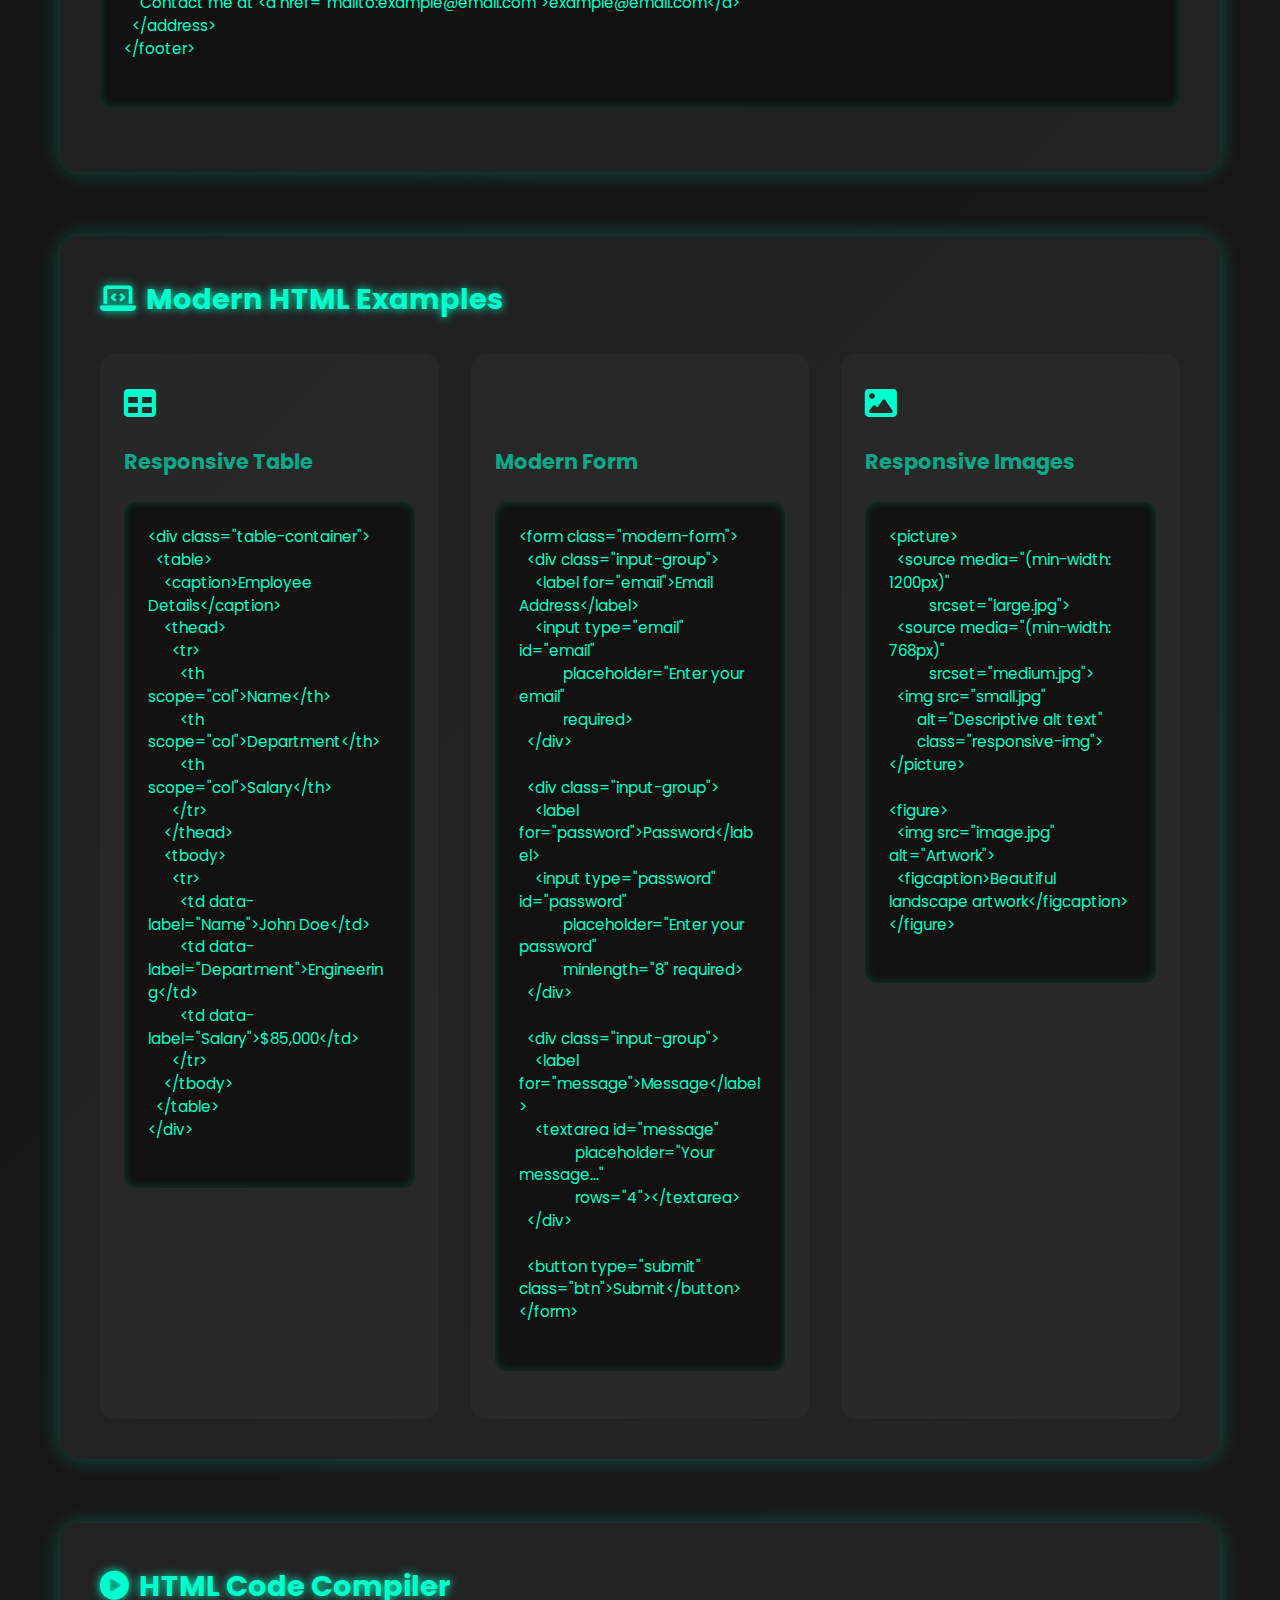
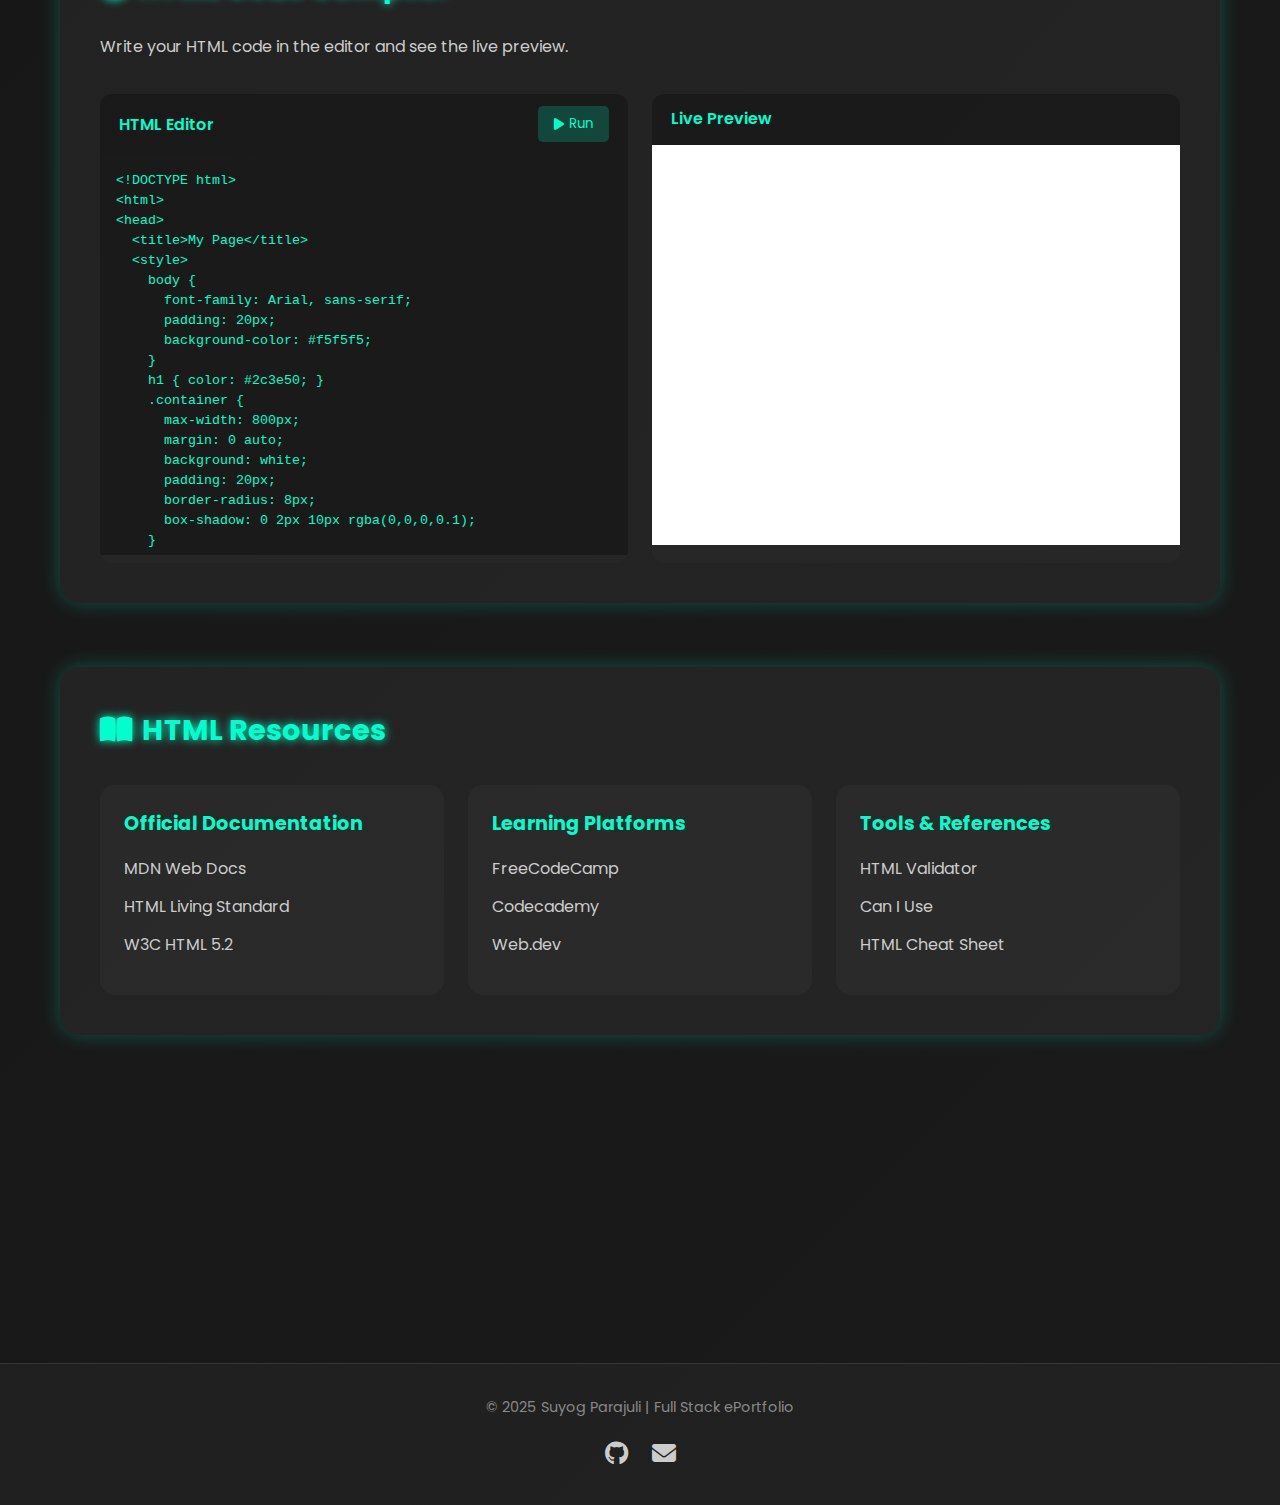
<file: example-html.html>
<!DOCTYPE html>
<html lang="en">
<head>
  <meta charset="UTF-8">
  <meta name="viewport" content="width=device-width, initial-scale=1.0">
  <title>HTML Examples - Suyog Parajuli</title>
  <link rel="stylesheet" href="https://cdnjs.cloudflare.com/ajax/libs/font-awesome/6.4.0/css/all.min.css">
  <link rel="stylesheet" href="style.css">
</head>
<body>
  <nav>
    <div class="logo">
      <div class="logo-icon">
        <i class="fab fa-html5"></i>
      </div>
      Suyog Parajuli <span>| Full Stack Dev</span>
    </div>
    <ul class="nav-links">
      <li><a href="index.html">Home</a></li>
      <li><a href="fullstacks.html">Full Stack</a></li>
      <li><a href="example-html.html" class="active">HTML</a></li>
      <li><a href="css.html">CSS</a></li>
      <li><a href="bootstrap.html">Bootstrap</a></li>
      <li><a href="javascript.html">JavaScript</a></li>
    </ul>
    <div class="menu-toggle">
      <i class="fas fa-bars"></i>
    </div>
  </nav>

  <header class="hero">
    <div class="hero-content">
      <div class="html-logo">
        <i class="fab fa-html5"></i>
      </div>
      <h1>HTML Showcase</h1>
      <p>Clean structure, semantic elements, and modern layouts</p>
      <div class="hero-buttons">
        <a href="#semantic" class="btn">Semantic HTML</a>
        <a href="#compiler" class="btn">Try Compiler</a>
        <a href="#examples" class="btn">More Examples</a>
      </div>
    </div>
  </header>

  <main>
    <section id="semantic">
      <h2><i class="fas fa-code"></i> Semantic HTML Layout</h2>
      <p>Semantic HTML introduces meaning to the web page rather than just presentation. It helps with SEO and accessibility.</p>
      <div class="code-container">
        <pre>
&lt;header&gt;
  &lt;h1&gt;My Portfolio&lt;/h1&gt;
  &lt;nav&gt;
    &lt;ul&gt;
      &lt;li&gt;&lt;a href="#about"&gt;About&lt;/a&gt;&lt;/li&gt;
      &lt;li&gt;&lt;a href="#projects"&gt;Projects&lt;/a&gt;&lt;/li&gt;
    &lt;/ul&gt;
  &lt;/nav&gt;
&lt;/header&gt;

&lt;main&gt;
  &lt;section id="about"&gt;
    &lt;h2&gt;About Me&lt;/h2&gt;
    &lt;article&gt;
      &lt;p&gt;I'm a web developer passionate about creating accessible websites.&lt;/p&gt;
    &lt;/article&gt;
  &lt;/section&gt;
  
  &lt;section id="projects"&gt;
    &lt;h2&gt;Projects&lt;/h2&gt;
    &lt;article&gt;
      &lt;h3&gt;E-commerce Site&lt;/h3&gt;
      &lt;p&gt;Built with HTML, CSS, and JavaScript.&lt;/p&gt;
    &lt;/article&gt;
  &lt;/section&gt;
&lt;/main&gt;

&lt;footer&gt;
  &lt;p&gt;© 2025 My Portfolio&lt;/p&gt;
  &lt;address&gt;
    Contact me at &lt;a href="mailto:example@email.com"&gt;example@email.com&lt;/a&gt;
  &lt;/address&gt;
&lt;/footer&gt;
        </pre>
      </div>
    </section>

    <section id="examples">
      <h2><i class="fas fa-laptop-code"></i> Modern HTML Examples</h2>
      
      <div class="example-grid">
        <div class="example-card">
          <div class="example-icon">
            <i class="fas fa-table"></i>
          </div>
          <h3>Responsive Table</h3>
          <div class="code-container">
            <pre>
&lt;div class="table-container"&gt;
  &lt;table&gt;
    &lt;caption&gt;Employee Details&lt;/caption&gt;
    &lt;thead&gt;
      &lt;tr&gt;
        &lt;th scope="col"&gt;Name&lt;/th&gt;
        &lt;th scope="col"&gt;Department&lt;/th&gt;
        &lt;th scope="col"&gt;Salary&lt;/th&gt;
      &lt;/tr&gt;
    &lt;/thead&gt;
    &lt;tbody&gt;
      &lt;tr&gt;
        &lt;td data-label="Name"&gt;John Doe&lt;/td&gt;
        &lt;td data-label="Department"&gt;Engineering&lt;/td&gt;
        &lt;td data-label="Salary"&gt;$85,000&lt;/td&gt;
      &lt;/tr&gt;
    &lt;/tbody&gt;
  &lt;/table&gt;
&lt;/div&gt;
            </pre>
          </div>
        </div>

        <div class="example-card">
          <div class="example-icon">
            <i class="fas fa-form"></i>
          </div>
          <h3>Modern Form</h3>
          <div class="code-container">
            <pre>
&lt;form class="modern-form"&gt;
  &lt;div class="input-group"&gt;
    &lt;label for="email"&gt;Email Address&lt;/label&gt;
    &lt;input type="email" id="email" 
           placeholder="Enter your email" 
           required&gt;
  &lt;/div&gt;
  
  &lt;div class="input-group"&gt;
    &lt;label for="password"&gt;Password&lt;/label&gt;
    &lt;input type="password" id="password" 
           placeholder="Enter your password" 
           minlength="8" required&gt;
  &lt;/div&gt;
  
  &lt;div class="input-group"&gt;
    &lt;label for="message"&gt;Message&lt;/label&gt;
    &lt;textarea id="message" 
              placeholder="Your message..." 
              rows="4"&gt;&lt;/textarea&gt;
  &lt;/div&gt;
  
  &lt;button type="submit" class="btn"&gt;Submit&lt;/button&gt;
&lt;/form&gt;
            </pre>
          </div>
        </div>

        <div class="example-card">
          <div class="example-icon">
            <i class="fas fa-image"></i>
          </div>
          <h3>Responsive Images</h3>
          <div class="code-container">
            <pre>
&lt;picture&gt;
  &lt;source media="(min-width: 1200px)" 
          srcset="large.jpg"&gt;
  &lt;source media="(min-width: 768px)" 
          srcset="medium.jpg"&gt;
  &lt;img src="small.jpg" 
       alt="Descriptive alt text" 
       class="responsive-img"&gt;
&lt;/picture&gt;

&lt;figure&gt;
  &lt;img src="image.jpg" alt="Artwork"&gt;
  &lt;figcaption&gt;Beautiful landscape artwork&lt;/figcaption&gt;
&lt;/figure&gt;
            </pre>
          </div>
        </div>
      </div>
    </section>

    <section id="compiler">
      <h2><i class="fas fa-play-circle"></i> HTML Code Compiler</h2>
      <p>Write your HTML code in the editor and see the live preview.</p>
      
      <div class="compiler-container">
        <div class="code-editor">
          <div class="editor-header">
            <span>HTML Editor</span>
            <button id="run-btn" class="run-button">
              <i class="fas fa-play"></i> Run
            </button>
          </div>
          <textarea id="html-code" placeholder="Write your HTML code here...">
<!DOCTYPE html>
<html>
<head>
  <title>My Page</title>
  <style>
    body { 
      font-family: Arial, sans-serif; 
      padding: 20px;
      background-color: #f5f5f5;
    }
    h1 { color: #2c3e50; }
    .container { 
      max-width: 800px; 
      margin: 0 auto;
      background: white;
      padding: 20px;
      border-radius: 8px;
      box-shadow: 0 2px 10px rgba(0,0,0,0.1);
    }
  </style>
</head>
<body>
  <div class="container">
    <h1>Hello, World!</h1>
    <p>This is a sample HTML page.</p>
    <p>Edit this code and click Run to see changes.</p>
  </div>
</body>
</html>
          </textarea>
        </div>
        
        <div class="preview-pane">
          <div class="preview-header">
            <span>Live Preview</span>
          </div>
          <iframe id="preview-frame"></iframe>
        </div>
      </div>
    </section>

    <section id="resources">
      <h2><i class="fas fa-book-open"></i> HTML Resources</h2>
      <div class="resources-grid">
        <div class="resource-card">
          <h3>Official Documentation</h3>
          <ul>
            <li><a href="https://developer.mozilla.org/en-US/docs/Web/HTML" target="_blank">MDN Web Docs</a></li>
            <li><a href="https://html.spec.whatwg.org/" target="_blank">HTML Living Standard</a></li>
            <li><a href="https://www.w3.org/TR/html52/" target="_blank">W3C HTML 5.2</a></li>
          </ul>
        </div>
        
        <div class="resource-card">
          <h3>Learning Platforms</h3>
          <ul>
            <li><a href="https://www.freecodecamp.org/learn/" target="_blank">FreeCodeCamp</a></li>
            <li><a href="https://www.codecademy.com/learn/learn-html" target="_blank">Codecademy</a></li>
            <li><a href="https://web.dev/learn/html/" target="_blank">Web.dev</a></li>
          </ul>
        </div>
        
        <div class="resource-card">
          <h3>Tools & References</h3>
          <ul>
            <li><a href="https://validator.w3.org/" target="_blank">HTML Validator</a></li>
            <li><a href="https://caniuse.com/" target="_blank">Can I Use</a></li>
            <li><a href="https://htmlcheatsheet.com/" target="_blank">HTML Cheat Sheet</a></li>
          </ul>
        </div>
      </div>
    </section>
  </main>

  <footer>
    <div class="footer-content">
      <p>© 2025 Suyog Parajuli | Full Stack ePortfolio</p>
      <div class="social-links">
        <a href="https://github.com/tenzero0"><i class="fab fa-github"></i></a>
       
        <a href="bwit24b.syg@ismt.edu.np"><i class="fas fa-envelope"></i></a>
      </div>
    </div>
  </footer>

  <script>
    // Code compiler functionality
    document.addEventListener('DOMContentLoaded', function() {
      const runButton = document.getElementById('run-btn');
      const htmlCode = document.getElementById('html-code');
      const previewFrame = document.getElementById('preview-frame');
      
      function runCode() {
        const code = htmlCode.value;
        const preview = previewFrame.contentDocument || previewFrame.contentWindow.document;
        
        preview.open();
        preview.write(code);
        preview.close();
      }
      
      runButton.addEventListener('click', runCode);
      
      // Run code initially
      setTimeout(runCode, 100);
      
      // Mobile menu toggle
      const menuToggle = document.querySelector('.menu-toggle');
      const navLinks = document.querySelector('.nav-links');
      
      menuToggle.addEventListener('click', function() {
        navLinks.classList.toggle('active');
      });
    });
  </script>
</body>
=======
<!DOCTYPE html>
<html lang="en">
<head>
  <meta charset="UTF-8">
  <meta name="viewport" content="width=device-width, initial-scale=1.0">
  <title>HTML Examples - Suyog Parajuli</title>
  <link rel="stylesheet" href="https://cdnjs.cloudflare.com/ajax/libs/font-awesome/6.4.0/css/all.min.css">
  <link rel="stylesheet" href="style.css">
</head>
<body>
  <nav>
    <div class="logo">
      <div class="logo-icon">
        <i class="fab fa-html5"></i>
      </div>
      Suyog Parajuli <span>| Full Stack Dev</span>
    </div>
    <ul class="nav-links">
      <li><a href="Main page.html">Home</a></li>
      <li><a href="fullstacks.html">Full Stack</a></li>
      <li><a href="example-html.html" class="active">HTML</a></li>
      <li><a href="css.html">CSS</a></li>
      <li><a href="bootstrap.html">Bootstrap</a></li>
      <li><a href="javascript.html">JavaScript</a></li>
    </ul>
    <div class="menu-toggle">
      <i class="fas fa-bars"></i>
    </div>
  </nav>

  <header class="hero">
    <div class="hero-content">
      <div class="html-logo">
        <i class="fab fa-html5"></i>
      </div>
      <h1>HTML Showcase</h1>
      <p>Clean structure, semantic elements, and modern layouts</p>
      <div class="hero-buttons">
        <a href="#semantic" class="btn">Semantic HTML</a>
        <a href="#compiler" class="btn">Try Compiler</a>
        <a href="#examples" class="btn">More Examples</a>
      </div>
    </div>
  </header>

  <main>
    <section id="semantic">
      <h2><i class="fas fa-code"></i> Semantic HTML Layout</h2>
      <p>Semantic HTML introduces meaning to the web page rather than just presentation. It helps with SEO and accessibility.</p>
      <div class="code-container">
        <pre>
&lt;header&gt;
  &lt;h1&gt;My Portfolio&lt;/h1&gt;
  &lt;nav&gt;
    &lt;ul&gt;
      &lt;li&gt;&lt;a href="#about"&gt;About&lt;/a&gt;&lt;/li&gt;
      &lt;li&gt;&lt;a href="#projects"&gt;Projects&lt;/a&gt;&lt;/li&gt;
    &lt;/ul&gt;
  &lt;/nav&gt;
&lt;/header&gt;

&lt;main&gt;
  &lt;section id="about"&gt;
    &lt;h2&gt;About Me&lt;/h2&gt;
    &lt;article&gt;
      &lt;p&gt;I'm a web developer passionate about creating accessible websites.&lt;/p&gt;
    &lt;/article&gt;
  &lt;/section&gt;
  
  &lt;section id="projects"&gt;
    &lt;h2&gt;Projects&lt;/h2&gt;
    &lt;article&gt;
      &lt;h3&gt;E-commerce Site&lt;/h3&gt;
      &lt;p&gt;Built with HTML, CSS, and JavaScript.&lt;/p&gt;
    &lt;/article&gt;
  &lt;/section&gt;
&lt;/main&gt;

&lt;footer&gt;
  &lt;p&gt;© 2025 My Portfolio&lt;/p&gt;
  &lt;address&gt;
    Contact me at &lt;a href="mailto:example@email.com"&gt;example@email.com&lt;/a&gt;
  &lt;/address&gt;
&lt;/footer&gt;
        </pre>
      </div>
    </section>

    <section id="examples">
      <h2><i class="fas fa-laptop-code"></i> Modern HTML Examples</h2>
      
      <div class="example-grid">
        <div class="example-card">
          <div class="example-icon">
            <i class="fas fa-table"></i>
          </div>
          <h3>Responsive Table</h3>
          <div class="code-container">
            <pre>
&lt;div class="table-container"&gt;
  &lt;table&gt;
    &lt;caption&gt;Employee Details&lt;/caption&gt;
    &lt;thead&gt;
      &lt;tr&gt;
        &lt;th scope="col"&gt;Name&lt;/th&gt;
        &lt;th scope="col"&gt;Department&lt;/th&gt;
        &lt;th scope="col"&gt;Salary&lt;/th&gt;
      &lt;/tr&gt;
    &lt;/thead&gt;
    &lt;tbody&gt;
      &lt;tr&gt;
        &lt;td data-label="Name"&gt;John Doe&lt;/td&gt;
        &lt;td data-label="Department"&gt;Engineering&lt;/td&gt;
        &lt;td data-label="Salary"&gt;$85,000&lt;/td&gt;
      &lt;/tr&gt;
    &lt;/tbody&gt;
  &lt;/table&gt;
&lt;/div&gt;
            </pre>
          </div>
        </div>

        <div class="example-card">
          <div class="example-icon">
            <i class="fas fa-form"></i>
          </div>
          <h3>Modern Form</h3>
          <div class="code-container">
            <pre>
&lt;form class="modern-form"&gt;
  &lt;div class="input-group"&gt;
    &lt;label for="email"&gt;Email Address&lt;/label&gt;
    &lt;input type="email" id="email" 
           placeholder="Enter your email" 
           required&gt;
  &lt;/div&gt;
  
  &lt;div class="input-group"&gt;
    &lt;label for="password"&gt;Password&lt;/label&gt;
    &lt;input type="password" id="password" 
           placeholder="Enter your password" 
           minlength="8" required&gt;
  &lt;/div&gt;
  
  &lt;div class="input-group"&gt;
    &lt;label for="message"&gt;Message&lt;/label&gt;
    &lt;textarea id="message" 
              placeholder="Your message..." 
              rows="4"&gt;&lt;/textarea&gt;
  &lt;/div&gt;
  
  &lt;button type="submit" class="btn"&gt;Submit&lt;/button&gt;
&lt;/form&gt;
            </pre>
          </div>
        </div>

        <div class="example-card">
          <div class="example-icon">
            <i class="fas fa-image"></i>
          </div>
          <h3>Responsive Images</h3>
          <div class="code-container">
            <pre>
&lt;picture&gt;
  &lt;source media="(min-width: 1200px)" 
          srcset="large.jpg"&gt;
  &lt;source media="(min-width: 768px)" 
          srcset="medium.jpg"&gt;
  &lt;img src="small.jpg" 
       alt="Descriptive alt text" 
       class="responsive-img"&gt;
&lt;/picture&gt;

&lt;figure&gt;
  &lt;img src="image.jpg" alt="Artwork"&gt;
  &lt;figcaption&gt;Beautiful landscape artwork&lt;/figcaption&gt;
&lt;/figure&gt;
            </pre>
          </div>
        </div>
      </div>
    </section>

    <section id="compiler">
      <h2><i class="fas fa-play-circle"></i> HTML Code Compiler</h2>
      <p>Write your HTML code in the editor and see the live preview.</p>
      
      <div class="compiler-container">
        <div class="code-editor">
          <div class="editor-header">
            <span>HTML Editor</span>
            <button id="run-btn" class="run-button">
              <i class="fas fa-play"></i> Run
            </button>
          </div>
          <textarea id="html-code" placeholder="Write your HTML code here...">
<!DOCTYPE html>
<html>
<head>
  <title>My Page</title>
  <style>
    body { 
      font-family: Arial, sans-serif; 
      padding: 20px;
      background-color: #f5f5f5;
    }
    h1 { color: #2c3e50; }
    .container { 
      max-width: 800px; 
      margin: 0 auto;
      background: white;
      padding: 20px;
      border-radius: 8px;
      box-shadow: 0 2px 10px rgba(0,0,0,0.1);
    }
  </style>
</head>
<body>
  <div class="container">
    <h1>Hello, World!</h1>
    <p>This is a sample HTML page.</p>
    <p>Edit this code and click Run to see changes.</p>
  </div>
</body>
</html>
          </textarea>
        </div>
        
        <div class="preview-pane">
          <div class="preview-header">
            <span>Live Preview</span>
          </div>
          <iframe id="preview-frame"></iframe>
        </div>
      </div>
    </section>

    <section id="resources">
      <h2><i class="fas fa-book-open"></i> HTML Resources</h2>
      <div class="resources-grid">
        <div class="resource-card">
          <h3>Official Documentation</h3>
          <ul>
            <li><a href="https://developer.mozilla.org/en-US/docs/Web/HTML" target="_blank">MDN Web Docs</a></li>
            <li><a href="https://html.spec.whatwg.org/" target="_blank">HTML Living Standard</a></li>
            <li><a href="https://www.w3.org/TR/html52/" target="_blank">W3C HTML 5.2</a></li>
          </ul>
        </div>
        
        <div class="resource-card">
          <h3>Learning Platforms</h3>
          <ul>
            <li><a href="https://www.freecodecamp.org/learn/" target="_blank">FreeCodeCamp</a></li>
            <li><a href="https://www.codecademy.com/learn/learn-html" target="_blank">Codecademy</a></li>
            <li><a href="https://web.dev/learn/html/" target="_blank">Web.dev</a></li>
          </ul>
        </div>
        
        <div class="resource-card">
          <h3>Tools & References</h3>
          <ul>
            <li><a href="https://validator.w3.org/" target="_blank">HTML Validator</a></li>
            <li><a href="https://caniuse.com/" target="_blank">Can I Use</a></li>
            <li><a href="https://htmlcheatsheet.com/" target="_blank">HTML Cheat Sheet</a></li>
          </ul>
        </div>
      </div>
    </section>
  </main>

  <footer>
    <div class="footer-content">
      <p>© 2025 Suyog Parajuli | Full Stack ePortfolio</p>
      <div class="social-links">
        <a href="https://github.com/tenzero0"><i class="fab fa-github"></i></a>
       
        <a href="bwit24b.syg@ismt.edu.np"><i class="fas fa-envelope"></i></a>
      </div>
    </div>
  </footer>

  <script>
    // Code compiler functionality
    document.addEventListener('DOMContentLoaded', function() {
      const runButton = document.getElementById('run-btn');
      const htmlCode = document.getElementById('html-code');
      const previewFrame = document.getElementById('preview-frame');
      
      function runCode() {
        const code = htmlCode.value;
        const preview = previewFrame.contentDocument || previewFrame.contentWindow.document;
        
        preview.open();
        preview.write(code);
        preview.close();
      }
      
      runButton.addEventListener('click', runCode);
      
      // Run code initially
      setTimeout(runCode, 100);
      
      // Mobile menu toggle
      const menuToggle = document.querySelector('.menu-toggle');
      const navLinks = document.querySelector('.nav-links');
      
      menuToggle.addEventListener('click', function() {
        navLinks.classList.toggle('active');
      });
    });
  </script>
</body>
</file>
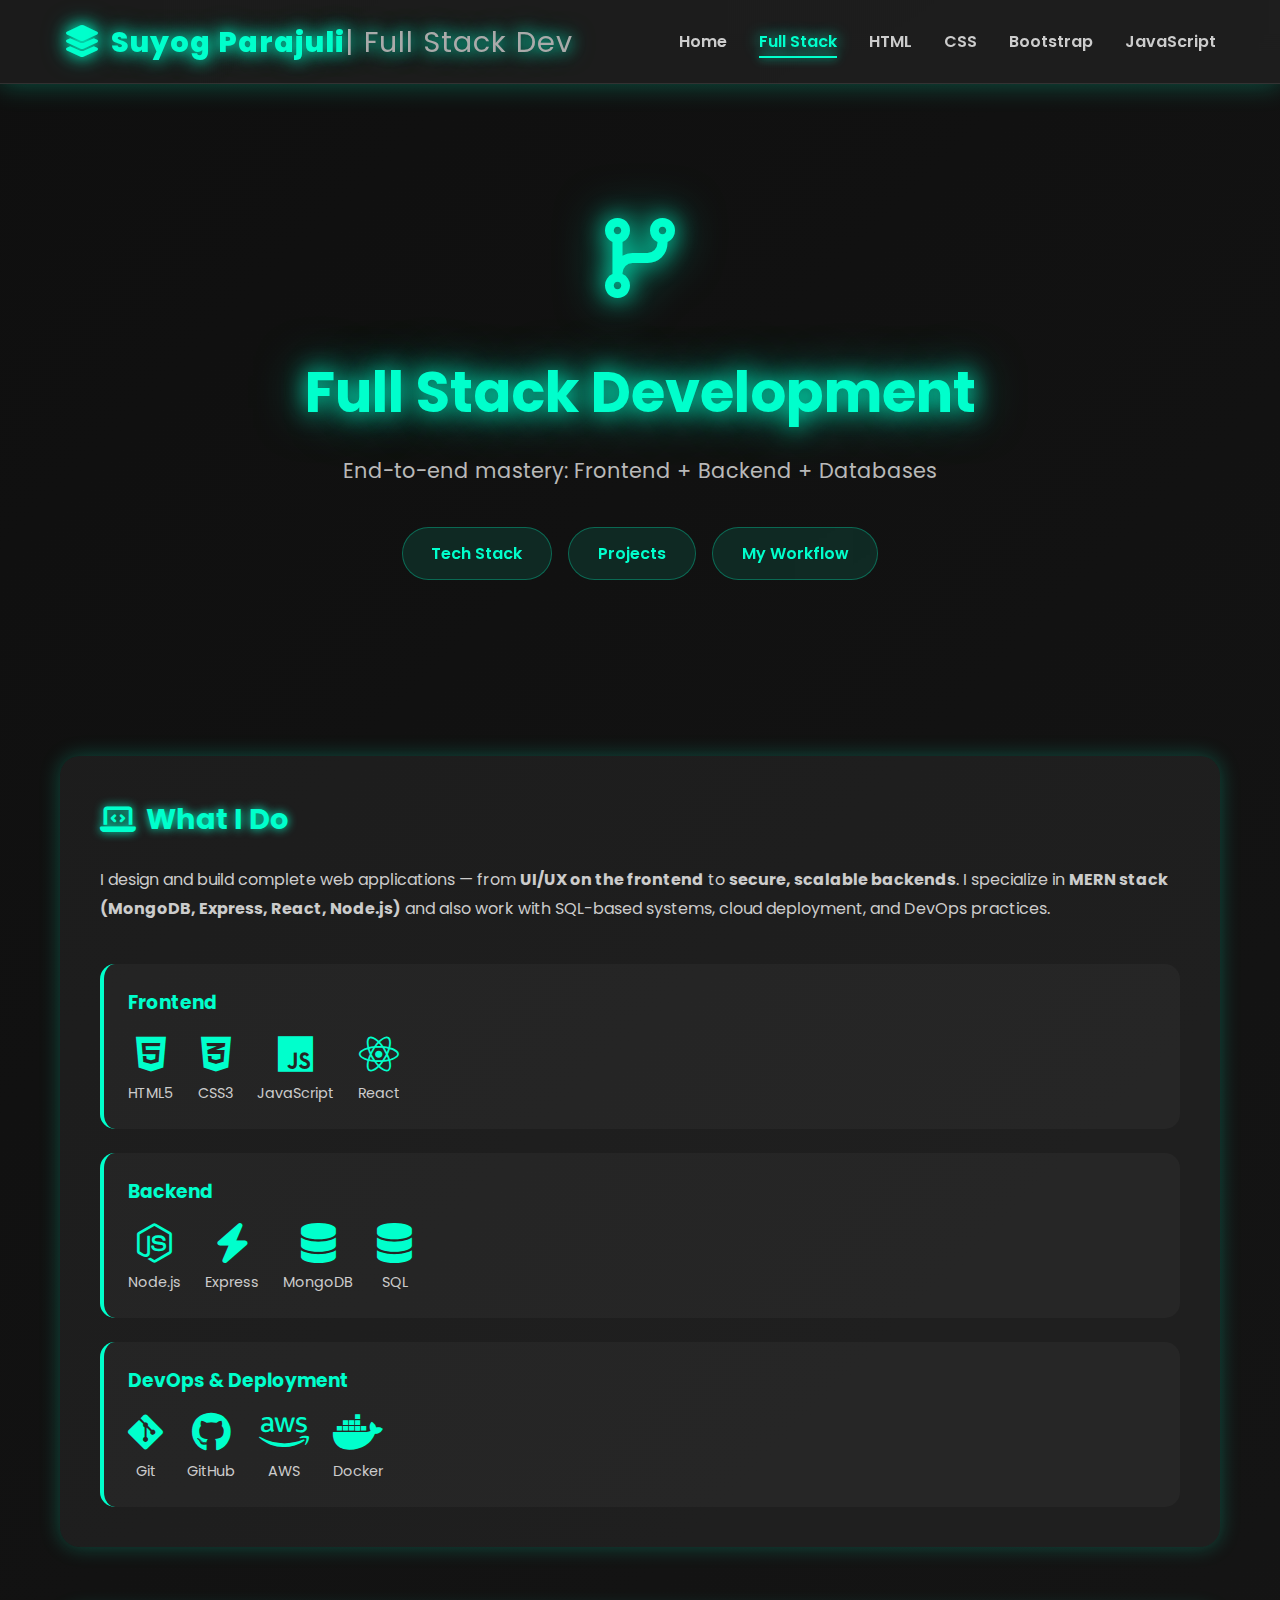
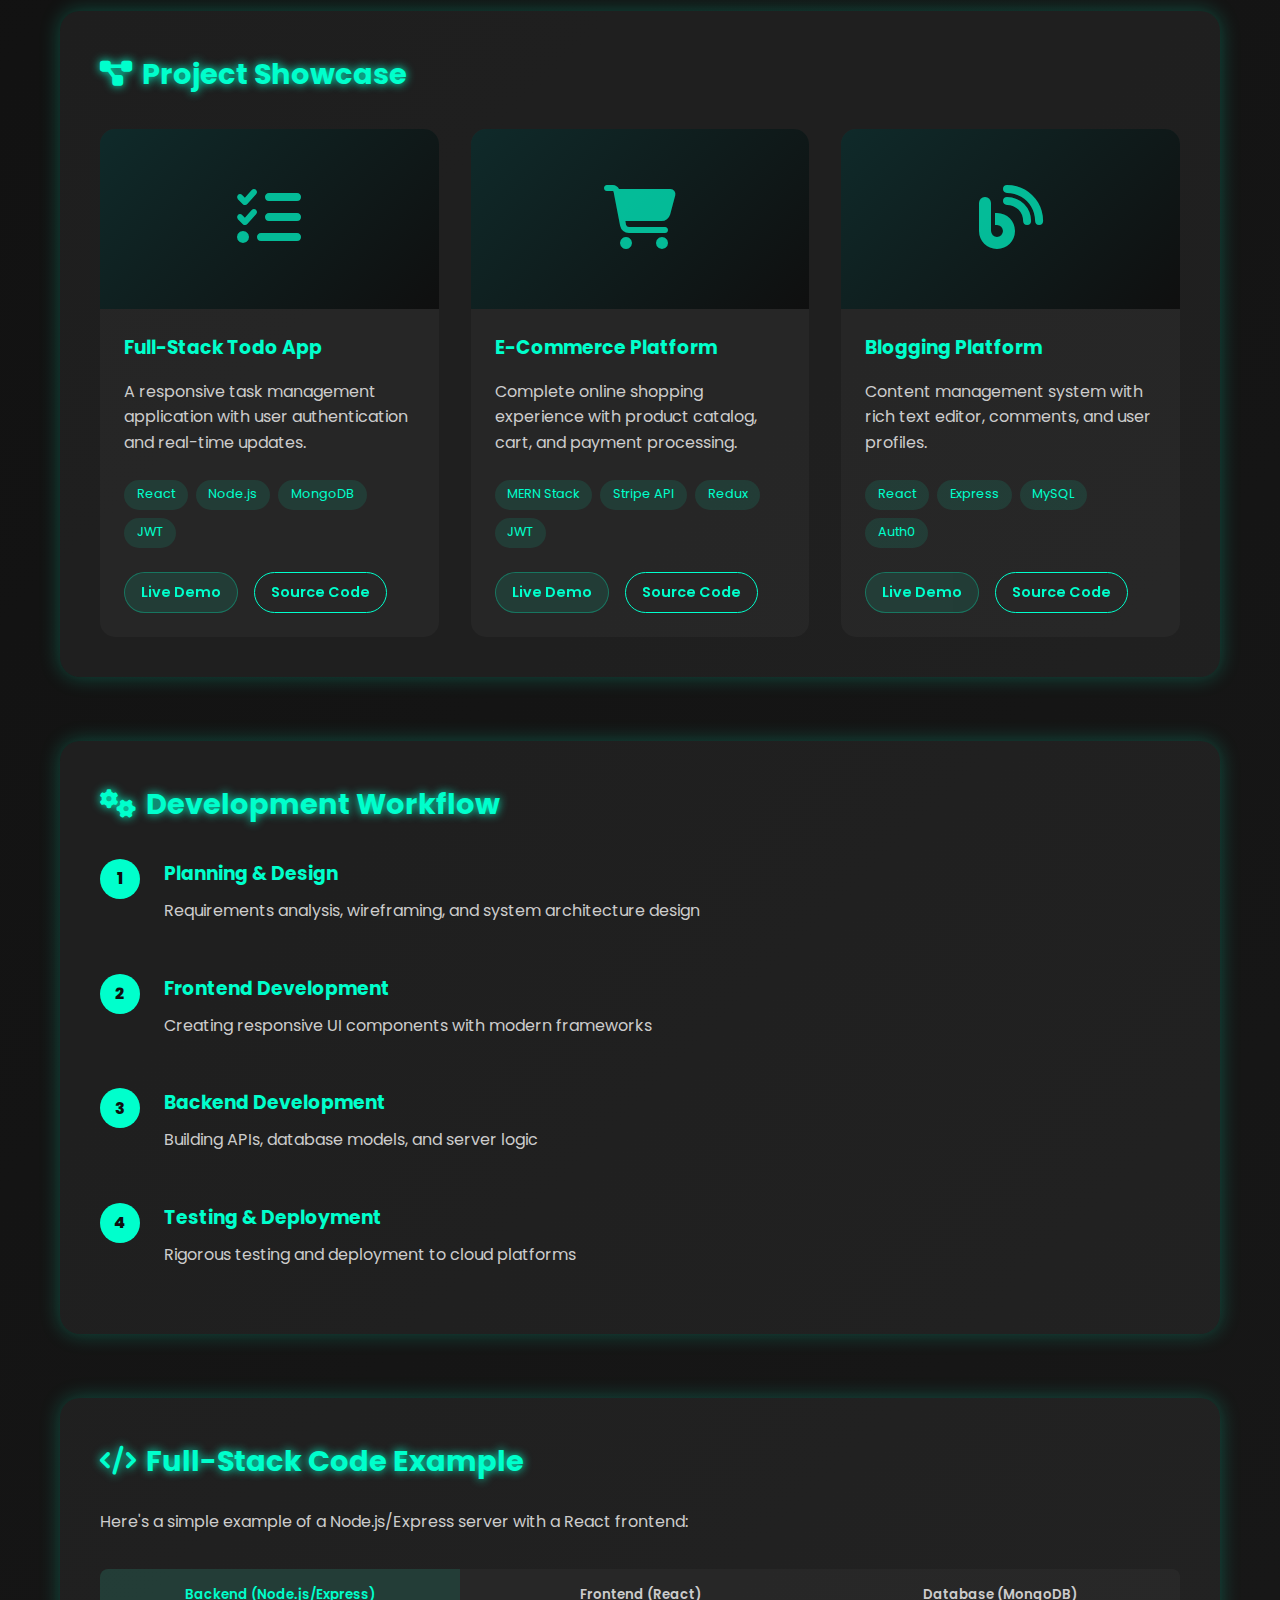
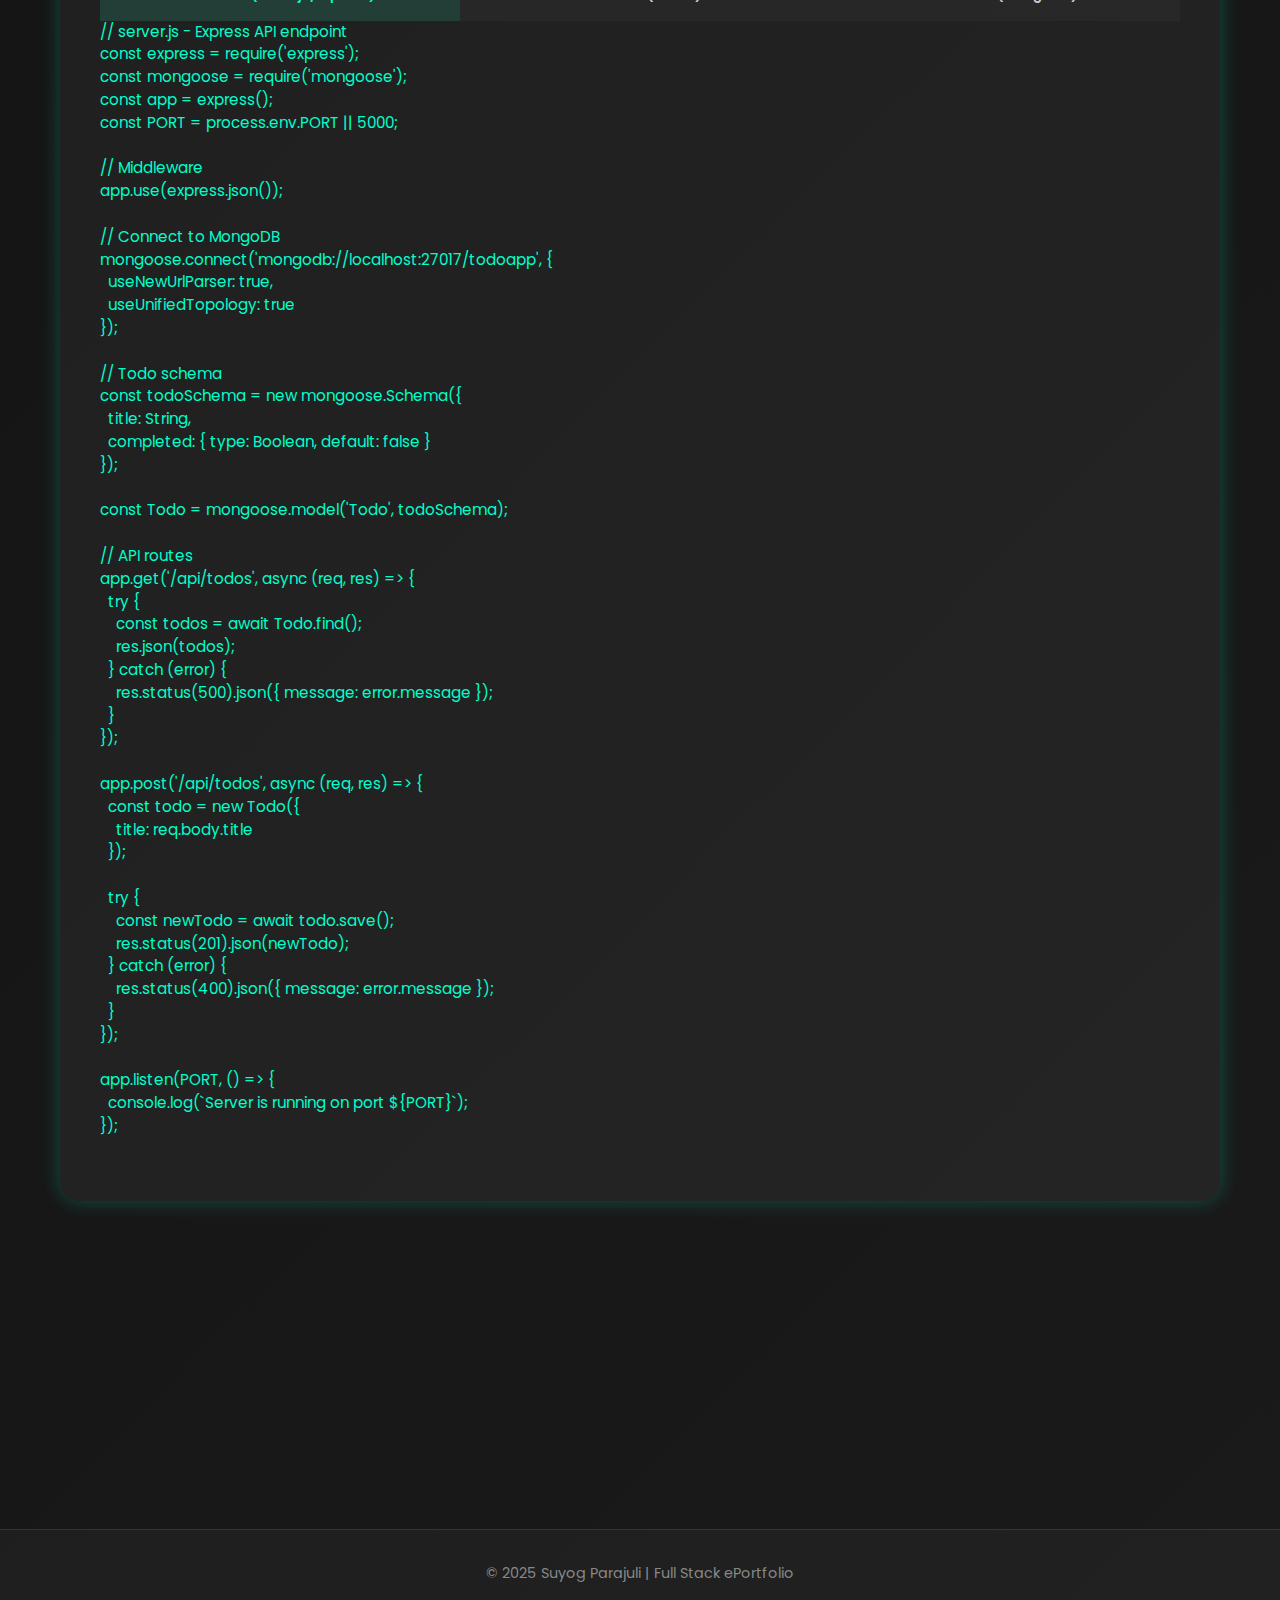
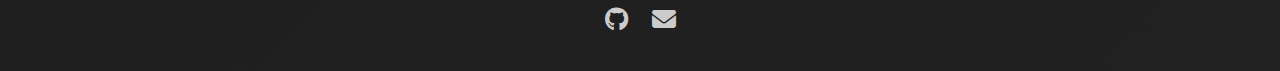
<file: fullstacks.html>
<!DOCTYPE html>
<html lang="en">
<head>
  <meta charset="UTF-8">
  <meta name="viewport" content="width=device-width, initial-scale=1.0">
  <title>Full Stack Development - Suyog Parajuli</title>
  <link rel="stylesheet" href="https://cdnjs.cloudflare.com/ajax/libs/font-awesome/6.4.0/css/all.min.css">
  <link rel="stylesheet" href="style.css">
</head>
<body>
  <nav>
    <div class="logo">
      <div class="logo-icon">
        <i class="fas fa-layer-group"></i>
      </div>
      Suyog Parajuli <span>| Full Stack Dev</span>
    </div>
    <ul class="nav-links">
      <li><a href="index.html">Home</a></li>
      <li><a href="fullstacks.html" class="active">Full Stack</a></li>
      <li><a href="example-html.html">HTML</a></li>
      <li><a href="css.html">CSS</a></li>
      <li><a href="bootstrap.html">Bootstrap</a></li>
      <li><a href="javascript.html">JavaScript</a></li>
    </ul>
    <div class="menu-toggle">
      <i class="fas fa-bars"></i>
    </div>
  </nav>

  <header class="hero">
    <div class="hero-content">
      <div class="fullstack-logo">
        <i class="fas fa-code-branch"></i>
      </div>
      <h1>Full Stack Development</h1>
      <p>End-to-end mastery: Frontend + Backend + Databases</p>
      <div class="hero-buttons">
        <a href="#tech-stack" class="btn">Tech Stack</a>
        <a href="#projects" class="btn">Projects</a>
        <a href="#workflow" class="btn">My Workflow</a>
      </div>
    </div>
  </header>

  <main>
    <section id="intro">
      <h2><i class="fas fa-laptop-code"></i> What I Do</h2>
      <p>
        I design and build complete web applications — from <strong>UI/UX on the frontend</strong> to <strong>secure, scalable backends</strong>. 
        I specialize in <strong>MERN stack (MongoDB, Express, React, Node.js)</strong> and also work with SQL-based systems, cloud deployment, and DevOps practices.
      </p>
      <div class="fullstack-diagram">
        <div class="layer frontend">
          <h3>Frontend</h3>
          <div class="tech-icons">
            <div class="tech-icon">
              <i class="fab fa-html5"></i>
              <span>HTML5</span>
            </div>
            <div class="tech-icon">
              <i class="fab fa-css3-alt"></i>
              <span>CSS3</span>
            </div>
            <div class="tech-icon">
              <i class="fab fa-js"></i>
              <span>JavaScript</span>
            </div>
            <div class="tech-icon">
              <i class="fab fa-react"></i>
              <span>React</span>
            </div>
          </div>
        </div>
        
        <div class="layer backend">
          <h3>Backend</h3>
          <div class="tech-icons">
            <div class="tech-icon">
              <i class="fab fa-node-js"></i>
              <span>Node.js</span>
            </div>
            <div class="tech-icon">
              <i class="fas fa-bolt"></i>
              <span>Express</span>
            </div>
            <div class="tech-icon">
              <i class="fas fa-database"></i>
              <span>MongoDB</span>
            </div>
            <div class="tech-icon">
              <i class="fas fa-database"></i>
              <span>SQL</span>
            </div>
          </div>
        </div>
        
        <div class="layer devops">
          <h3>DevOps & Deployment</h3>
          <div class="tech-icons">
            <div class="tech-icon">
              <i class="fab fa-git-alt"></i>
              <span>Git</span>
            </div>
            <div class="tech-icon">
              <i class="fab fa-github"></i>
              <span>GitHub</span>
            </div>
            <div class="tech-icon">
              <i class="fab fa-aws"></i>
              <span>AWS</span>
            </div>
            <div class="tech-icon">
              <i class="fab fa-docker"></i>
              <span>Docker</span>
            </div>
          </div>
        </div>
      </div>
    </section>

    <section id="projects">
      <h2><i class="fas fa-project-diagram"></i> Project Showcase</h2>
      <div class="project-grid">
        <div class="project-card">
          <div class="project-image">
            <div class="image-placeholder">
              <i class="fas fa-tasks"></i>
            </div>
          </div>
          <div class="project-content">
            <h3>Full-Stack Todo App</h3>
            <p>A responsive task management application with user authentication and real-time updates.</p>
            <div class="tech-stack">
              <span class="tech-tag">React</span>
              <span class="tech-tag">Node.js</span>
              <span class="tech-tag">MongoDB</span>
              <span class="tech-tag">JWT</span>
            </div>
            <div class="project-buttons">
              <a href="#" class="btn btn-small">Live Demo</a>
              <a href="#" class="btn btn-small btn-outline">Source Code</a>
            </div>
          </div>
        </div>

        <div class="project-card">
          <div class="project-image">
            <div class="image-placeholder">
              <i class="fas fa-shopping-cart"></i>
            </div>
          </div>
          <div class="project-content">
            <h3>E-Commerce Platform</h3>
            <p>Complete online shopping experience with product catalog, cart, and payment processing.</p>
            <div class="tech-stack">
              <span class="tech-tag">MERN Stack</span>
              <span class="tech-tag">Stripe API</span>
              <span class="tech-tag">Redux</span>
              <span class="tech-tag">JWT</span>
            </div>
            <div class="project-buttons">
              <a href="#" class="btn btn-small">Live Demo</a>
              <a href="#" class="btn btn-small btn-outline">Source Code</a>
            </div>
          </div>
        </div>

        <div class="project-card">
          <div class="project-image">
            <div class="image-placeholder">
              <i class="fas fa-blog"></i>
            </div>
          </div>
          <div class="project-content">
            <h3>Blogging Platform</h3>
            <p>Content management system with rich text editor, comments, and user profiles.</p>
            <div class="tech-stack">
              <span class="tech-tag">React</span>
              <span class="tech-tag">Express</span>
              <span class="tech-tag">MySQL</span>
              <span class="tech-tag">Auth0</span>
            </div>
            <div class="project-buttons">
              <a href="#" class="btn btn-small">Live Demo</a>
              <a href="#" class="btn btn-small btn-outline">Source Code</a>
            </div>
          </div>
        </div>
      </div>
    </section>

    <section id="workflow">
      <h2><i class="fas fa-cogs"></i> Development Workflow</h2>
      <div class="workflow-steps">
        <div class="step">
          <div class="step-number">1</div>
          <div class="step-content">
            <h3>Planning & Design</h3>
            <p>Requirements analysis, wireframing, and system architecture design</p>
          </div>
        </div>
        <div class="step">
          <div class="step-number">2</div>
          <div class="step-content">
            <h3>Frontend Development</h3>
            <p>Creating responsive UI components with modern frameworks</p>
          </div>
        </div>
        <div class="step">
          <div class="step-number">3</div>
          <div class="step-content">
            <h3>Backend Development</h3>
            <p>Building APIs, database models, and server logic</p>
          </div>
        </div>
        <div class="step">
          <div class="step-number">4</div>
          <div class="step-content">
            <h3>Testing & Deployment</h3>
            <p>Rigorous testing and deployment to cloud platforms</p>
          </div>
        </div>
      </div>
    </section>

    <section id="code-example">
      <h2><i class="fas fa-code"></i> Full-Stack Code Example</h2>
      <p>Here's a simple example of a Node.js/Express server with a React frontend:</p>
      
      <div class="code-tabs">
        <div class="tab-buttons">
          <button class="tab-btn active" data-tab="backend">Backend (Node.js/Express)</button>
          <button class="tab-btn" data-tab="frontend">Frontend (React)</button>
          <button class="tab-btn" data-tab="database">Database (MongoDB)</button>
        </div>
        
        <div class="tab-content active" id="backend">
          <pre>
// server.js - Express API endpoint
const express = require('express');
const mongoose = require('mongoose');
const app = express();
const PORT = process.env.PORT || 5000;

// Middleware
app.use(express.json());

// Connect to MongoDB
mongoose.connect('mongodb://localhost:27017/todoapp', {
  useNewUrlParser: true,
  useUnifiedTopology: true
});

// Todo schema
const todoSchema = new mongoose.Schema({
  title: String,
  completed: { type: Boolean, default: false }
});

const Todo = mongoose.model('Todo', todoSchema);

// API routes
app.get('/api/todos', async (req, res) => {
  try {
    const todos = await Todo.find();
    res.json(todos);
  } catch (error) {
    res.status(500).json({ message: error.message });
  }
});

app.post('/api/todos', async (req, res) => {
  const todo = new Todo({
    title: req.body.title
  });

  try {
    const newTodo = await todo.save();
    res.status(201).json(newTodo);
  } catch (error) {
    res.status(400).json({ message: error.message });
  }
});

app.listen(PORT, () => {
  console.log(`Server is running on port ${PORT}`);
});
          </pre>
        </div>
        
        <div class="tab-content" id="frontend">
          <pre>
// TodoList.js - React component
import React, { useState, useEffect } from 'react';
import axios from 'axios';

const TodoList = () => {
  const [todos, setTodos] = useState([]);
  const [newTodo, setNewTodo] = useState('');

  useEffect(() => {
    fetchTodos();
  }, []);

  const fetchTodos = async () => {
    try {
      const response = await axios.get('/api/todos');
      setTodos(response.data);
    } catch (error) {
      console.error('Error fetching todos:', error);
    }
  };

  const addTodo = async () => {
    if (newTodo.trim()) {
      try {
        const response = await axios.post('/api/todos', {
          title: newTodo
        });
        setTodos([...todos, response.data]);
        setNewTodo('');
      } catch (error) {
        console.error('Error adding todo:', error);
      }
    }
  };

  return (
    <div className="todo-container">
      <h1>Todo List</h1>
      <div className="add-todo">
        <input
          type="text"
          value={newTodo}
          onChange={(e) => setNewTodo(e.target.value)}
          placeholder="Add a new todo..."
        />
        <button onClick={addTodo}>Add</button>
      </div>
      <ul className="todo-list">
        {todos.map(todo => (
          <li key={todo._id} className={todo.completed ? 'completed' : ''}>
            {todo.title}
          </li>
        ))}
      </ul>
    </div>
  );
};

export default TodoList;
          </pre>
        </div>
        
        <div class="tab-content" id="database">
          <pre>
// MongoDB Document Example
{
  "_id": "507f1f77bcf86cd799439011",
  "title": "Learn Full Stack Development",
  "completed": false,
  "createdAt": "2023-04-15T10:00:00.000Z",
  "updatedAt": "2023-04-15T10:00:00.000Z"
}

// MongoDB Schema
{
  "todos": [
    {
      "title": "String",
      "completed": "Boolean",
      "createdAt": "Date",
      "updatedAt": "Date"
    }
  ]
}
          </pre>
        </div>
      </div>
    </section>
  </main>

  <footer>
    <div class="footer-content">
      <p>© 2025 Suyog Parajuli | Full Stack ePortfolio</p>
      <div class="social-links">
        <a href="https://github.com/tenzero0"><i class="fab fa-github"></i></a>
        <a href="bwit24b.syg@ismt.edu.np"><i class="fas fa-envelope"></i></a>
      </div>
    </div>
  </footer>

  <script>
    // Tab functionality for code examples
    document.addEventListener('DOMContentLoaded', function() {
      const tabButtons = document.querySelectorAll('.tab-btn');
      const tabContents = document.querySelectorAll('.tab-content');
      
      tabButtons.forEach(button => {
        button.addEventListener('click', () => {
          const tabId = button.getAttribute('data-tab');
          
          // Remove active class from all buttons and contents
          tabButtons.forEach(btn => btn.classList.remove('active'));
          tabContents.forEach(content => content.classList.remove('active'));
          
          // Add active class to clicked button and corresponding content
          button.classList.add('active');
          document.getElementById(tabId).classList.add('active');
        });
      });
      
      // Mobile menu toggle
      const menuToggle = document.querySelector('.menu-toggle');
      const navLinks = document.querySelector('.nav-links');
      
      menuToggle.addEventListener('click', function() {
        navLinks.classList.toggle('active');
      });
    });
  </script>
</body>
</file>
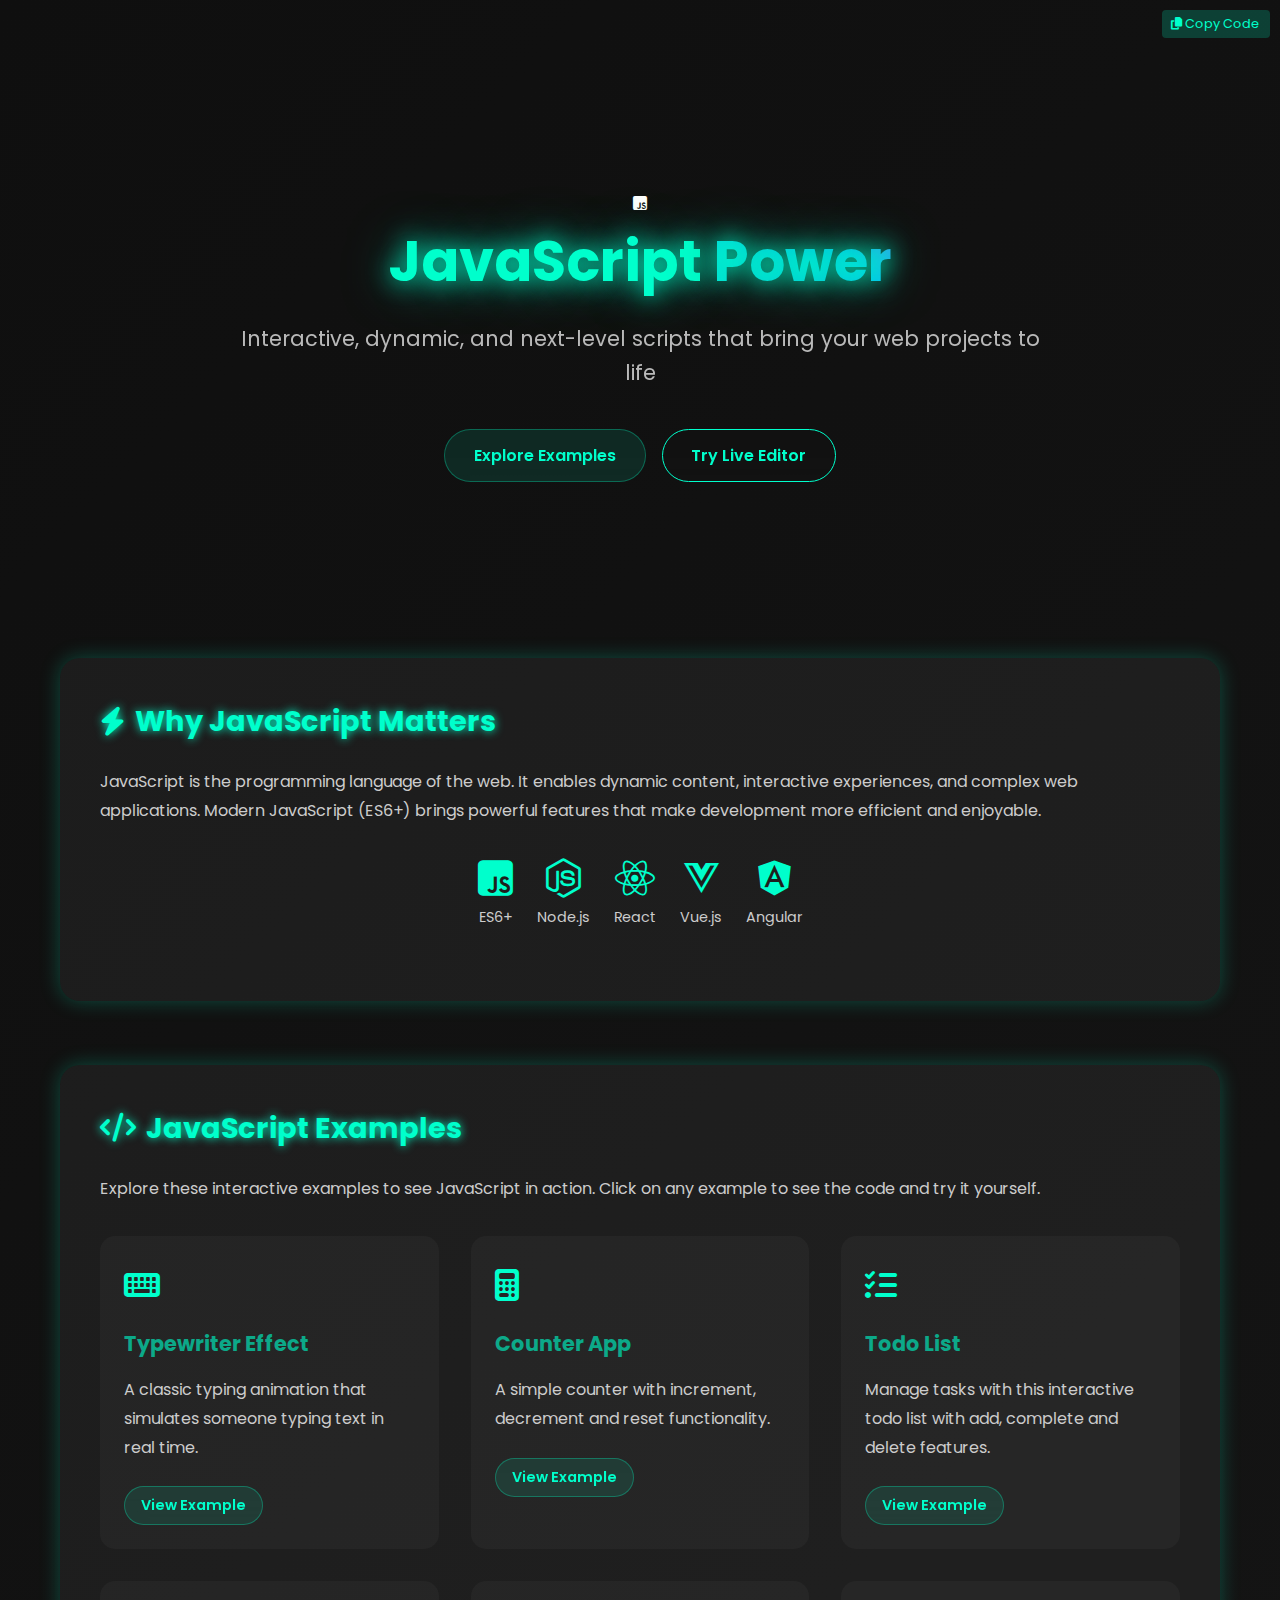
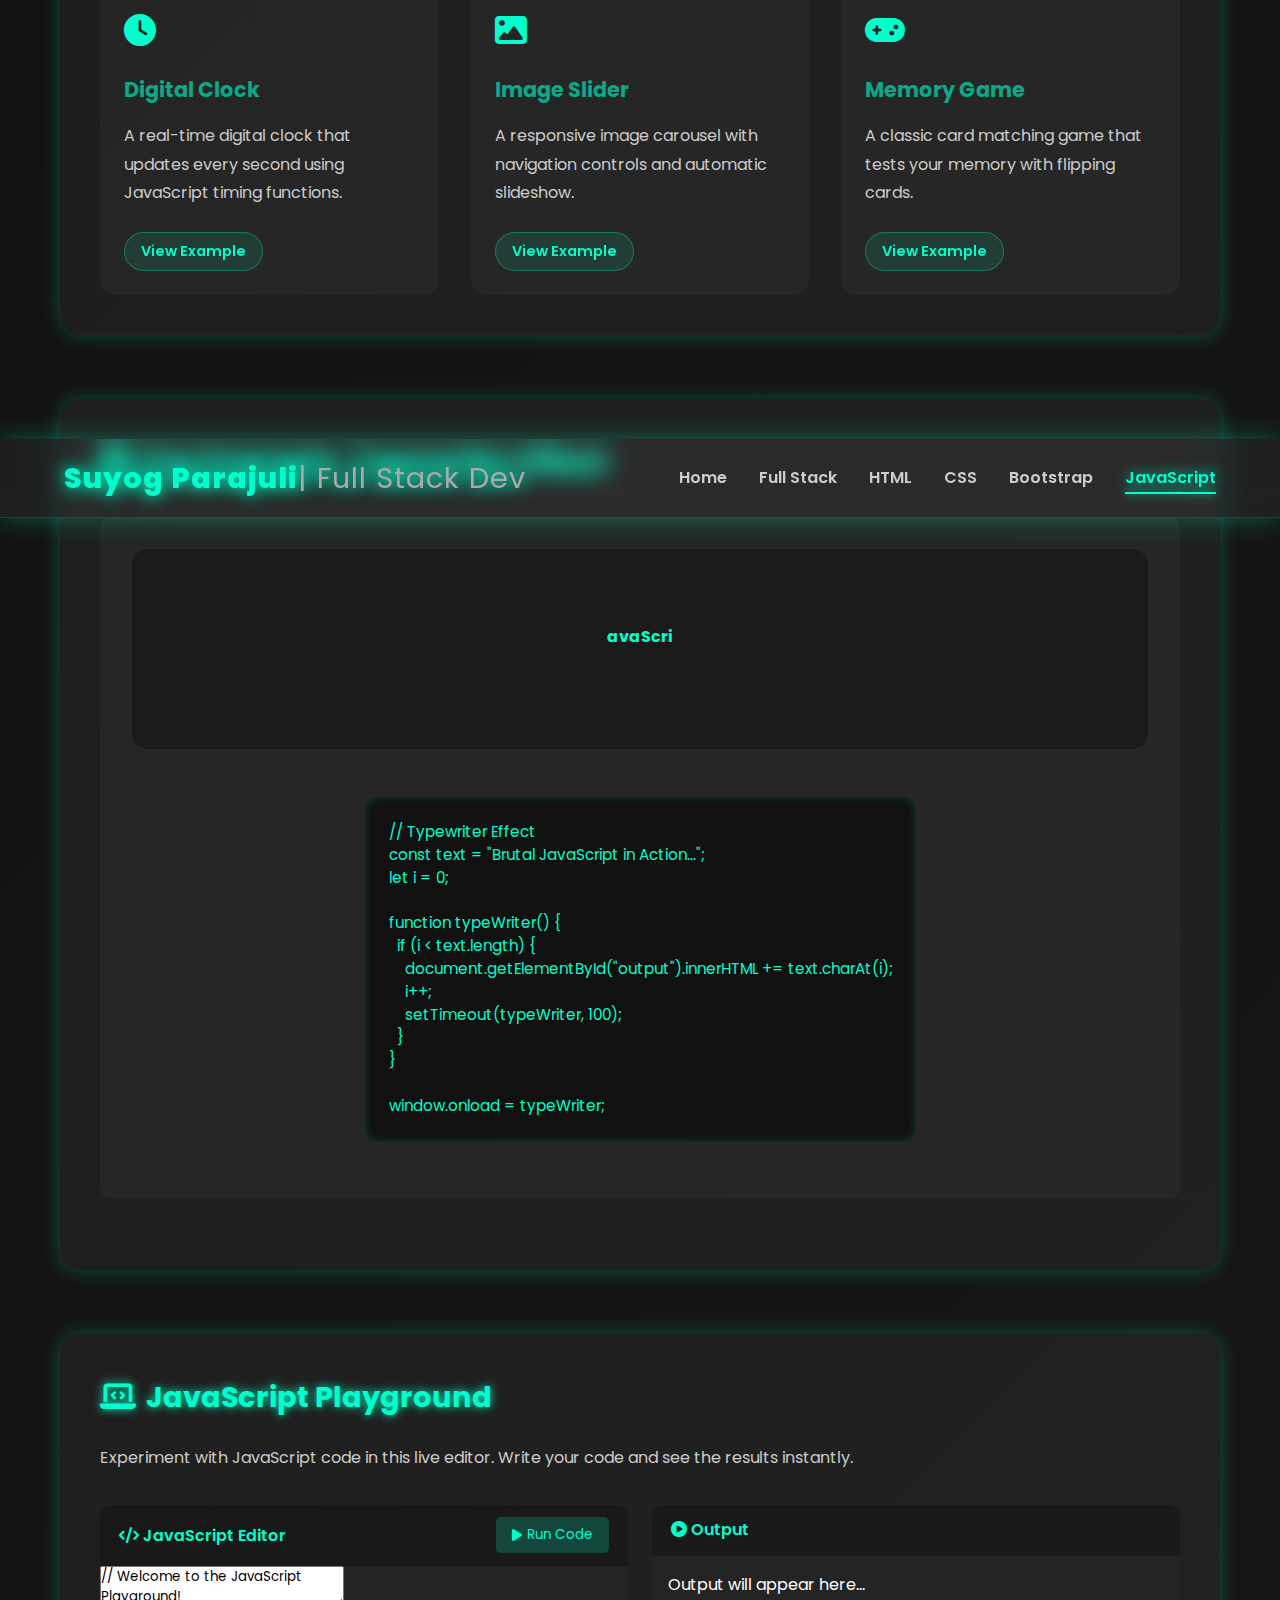
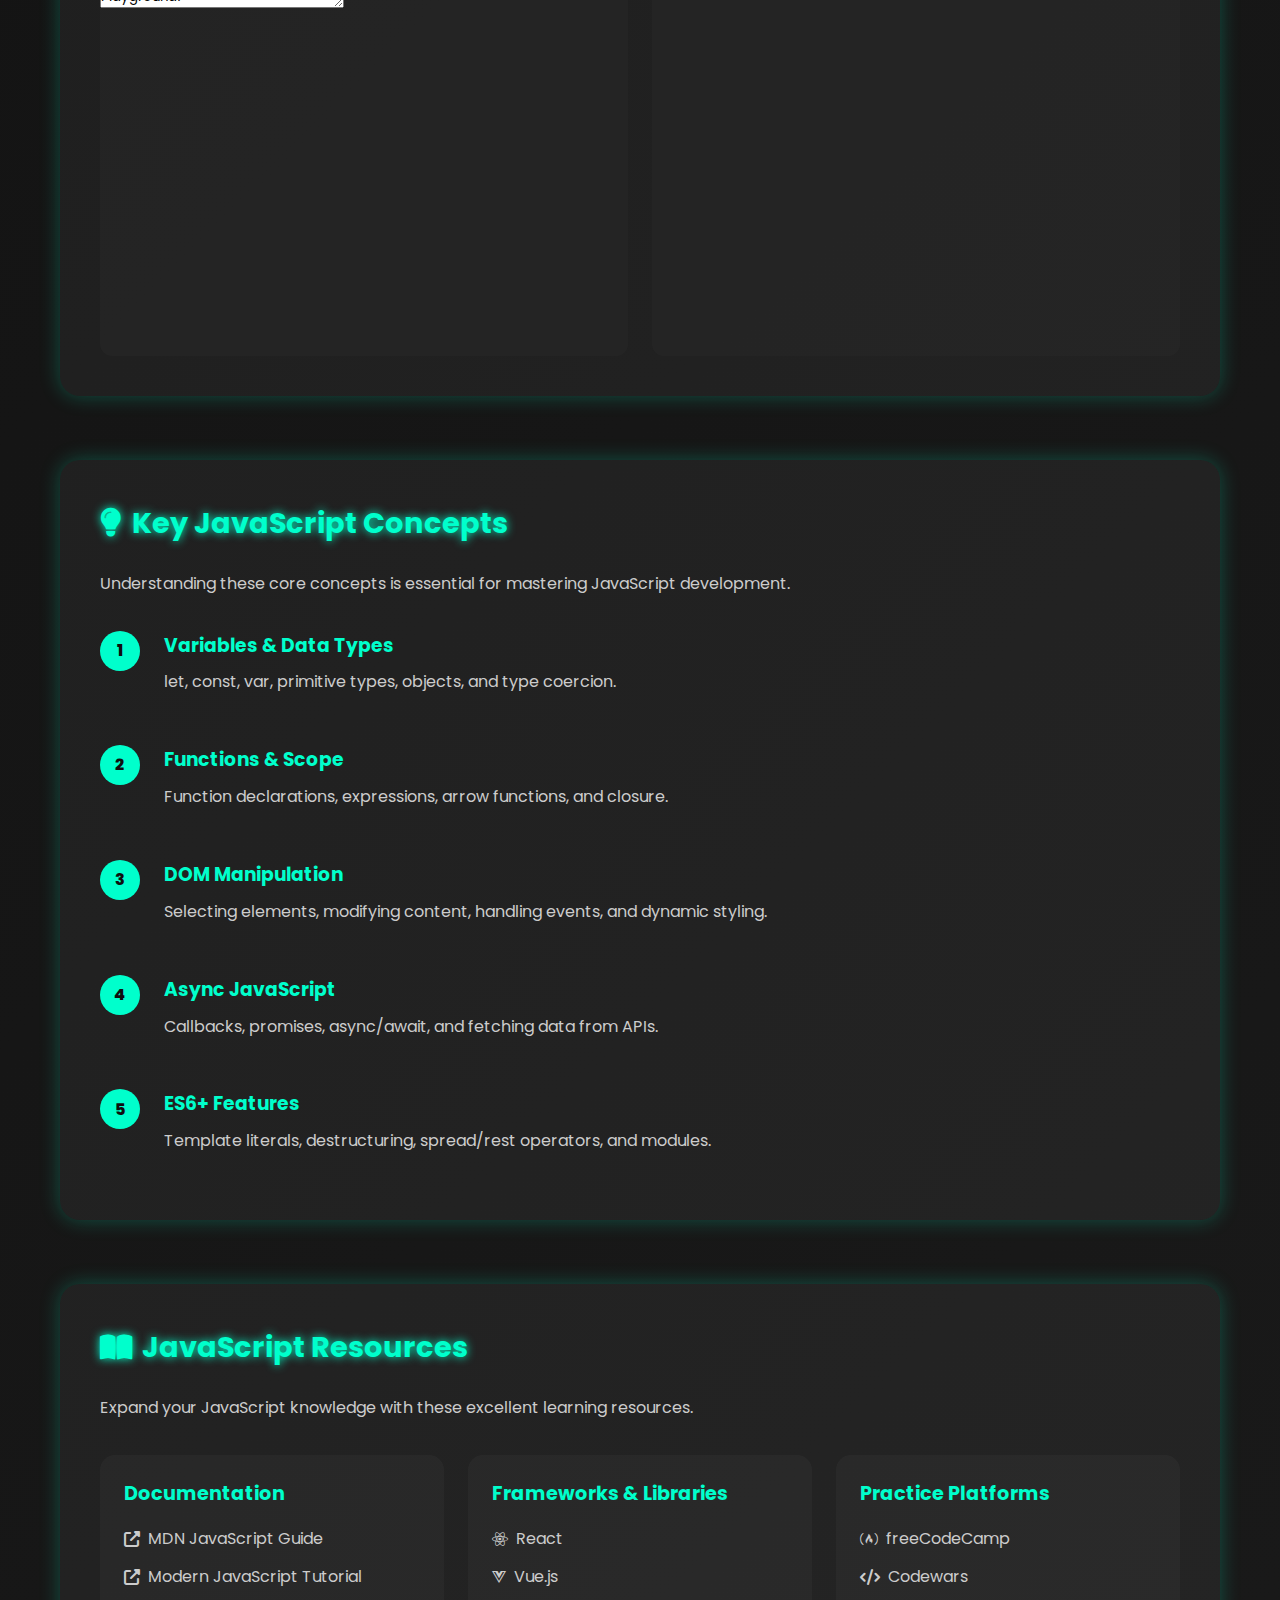
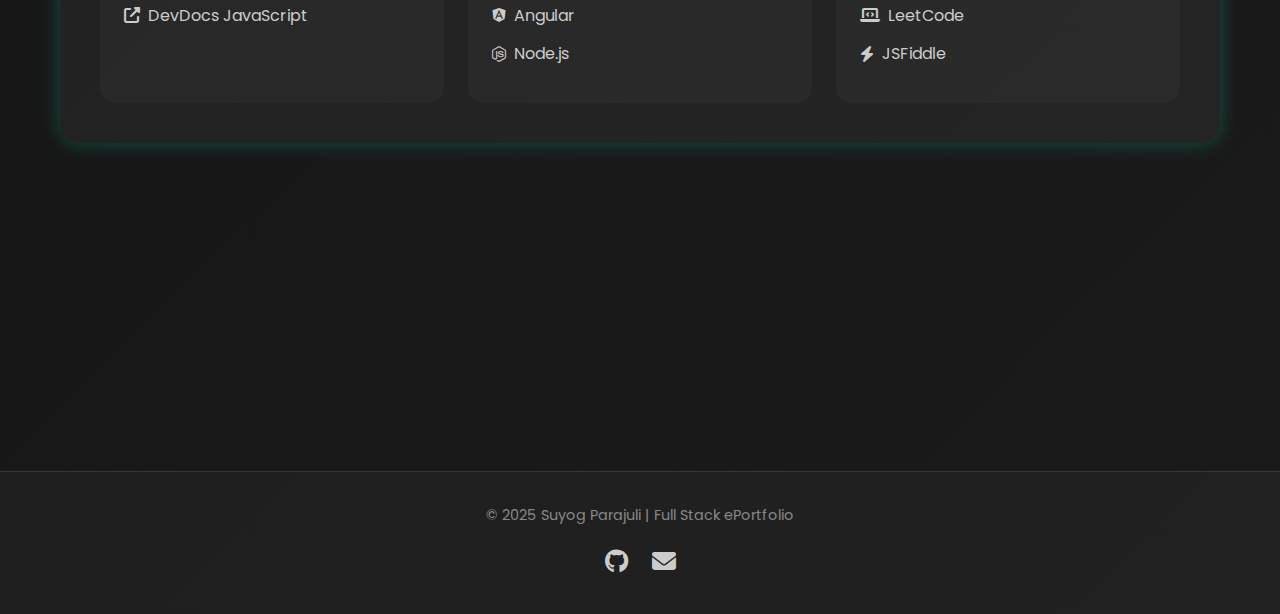
<file: javascript.html>
<!DOCTYPE html>
<html lang="en">
<head>
  <meta charset="UTF-8">
  <meta name="viewport" content="width=device-width, initial-scale=1.0">
  <title>JavaScript Power - Suyog Parajuli</title>
  <link rel="stylesheet" href="style.css">
  <link rel="stylesheet" href="https://cdnjs.cloudflare.com/ajax/libs/font-awesome/6.4.0/css/all.min.css">
</head>
<body>
  <nav>
    <div class="logo">Suyog Parajuli <span>| Full Stack Dev</span></div>
    <ul class="nav-links">
      <li><a href="index.html">Home</a></li>
      <li><a href="fullstacks.html">Full Stack</a></li>
      <li><a href="example-html.html">HTML</a></li>
      <li><a href="css.html">CSS</a></li>
      <li><a href="bootstrap.html">Bootstrap</a></li>
      <li><a href="javascript.html" class="active">JavaScript</a></li>
    </ul>
  </nav>

  <header class="hero">
    <div class="hero-content">
      <div class="js-logo">
        <i class="fab fa-js-square"></i>
      </div>
      <h1>JavaScript <span class="gradient-text">Power</span></h1>
      <p>Interactive, dynamic, and next-level scripts that bring your web projects to life</p>
      <div class="hero-buttons">
        <a href="#examples" class="btn">Explore Examples</a>
        <a href="#playground" class="btn btn-outline">Try Live Editor</a>
      </div>
    </div>
  </header>

  <main>
    <section id="intro">
      <h2><i class="fas fa-bolt"></i> Why JavaScript Matters</h2>
      <p>JavaScript is the programming language of the web. It enables dynamic content, interactive experiences, and complex web applications. Modern JavaScript (ES6+) brings powerful features that make development more efficient and enjoyable.</p>
      
      <div class="tech-icons" style="justify-content: center; margin: 2rem 0;">
        <div class="tech-icon">
          <i class="fab fa-js-square"></i>
          <span>ES6+</span>
        </div>
        <div class="tech-icon">
          <i class="fab fa-node-js"></i>
          <span>Node.js</span>
        </div>
        <div class="tech-icon">
          <i class="fab fa-react"></i>
          <span>React</span>
        </div>
        <div class="tech-icon">
          <i class="fab fa-vuejs"></i>
          <span>Vue.js</span>
        </div>
        <div class="tech-icon">
          <i class="fab fa-angular"></i>
          <span>Angular</span>
        </div>
      </div>
    </section>

    <section id="examples">
      <h2><i class="fas fa-code"></i> JavaScript Examples</h2>
      <p>Explore these interactive examples to see JavaScript in action. Click on any example to see the code and try it yourself.</p>
      
      <div class="example-grid">
        <div class="example-card hover-card">
          <div class="example-icon">
            <i class="fas fa-keyboard"></i>
          </div>
          <h3>Typewriter Effect</h3>
          <p>A classic typing animation that simulates someone typing text in real time.</p>
          <button class="btn btn-small" onclick="showExample('typewriter')">View Example</button>
        </div>
        
        <div class="example-card hover-card">
          <div class="example-icon">
            <i class="fas fa-calculator"></i>
          </div>
          <h3>Counter App</h3>
          <p>A simple counter with increment, decrement and reset functionality.</p>
          <button class="btn btn-small" onclick="showExample('counter')">View Example</button>
        </div>
        
        <div class="example-card hover-card">
          <div class="example-icon">
            <i class="fas fa-tasks"></i>
          </div>
          <h3>Todo List</h3>
          <p>Manage tasks with this interactive todo list with add, complete and delete features.</p>
          <button class="btn btn-small" onclick="showExample('todo')">View Example</button>
        </div>
        
        <div class="example-card hover-card">
          <div class="example-icon">
            <i class="fas fa-clock"></i>
          </div>
          <h3>Digital Clock</h3>
          <p>A real-time digital clock that updates every second using JavaScript timing functions.</p>
          <button class="btn btn-small" onclick="showExample('clock')">View Example</button>
        </div>
        
        <div class="example-card hover-card">
          <div class="example-icon">
            <i class="fas fa-image"></i>
          </div>
          <h3>Image Slider</h3>
          <p>A responsive image carousel with navigation controls and automatic slideshow.</p>
          <button class="btn btn-small" onclick="showExample('slider')">View Example</button>
        </div>
        
        <div class="example-card hover-card">
          <div class="example-icon">
            <i class="fas fa-gamepad"></i>
          </div>
          <h3>Memory Game</h3>
          <p>A classic card matching game that tests your memory with flipping cards.</p>
          <button class="btn btn-small" onclick="showExample('memory')">View Example</button>
        </div>
      </div>
    </section>

    <section id="current-example">
      <h2><i class="fas fa-play-circle"></i> Live Example: <span id="example-title">Typewriter Effect</span></h2>
      
      <div class="live-example">
        <div class="example-box" id="example-display">
          <!-- Example will be displayed here -->
          <p id="output" style="color:#00ffcc; font-weight: bold;"></p>
        </div>
        
        <div class="code-container">
          <button class="copy-btn" onclick="copyCode()"><i class="fas fa-copy"></i> Copy Code</button>
          <pre id="example-code"><code class="javascript">// Typewriter Effect
const text = "Brutal JavaScript in Action...";
let i = 0;

function typeWriter() {
  if (i < text.length) {
    document.getElementById("output").innerHTML += text.charAt(i);
    i++;
    setTimeout(typeWriter, 100);
  }
}

window.onload = typeWriter;</code></pre>
        </div>
      </div>
    </section>

    <section id="playground">
      <h2><i class="fas fa-laptop-code"></i> JavaScript Playground</h2>
      <p>Experiment with JavaScript code in this live editor. Write your code and see the results instantly.</p>
      
      <div class="compiler-container">
        <div class="code-editor">
          <div class="editor-header">
            <span><i class="fas fa-code"></i> JavaScript Editor</span>
            <button class="run-button" onclick="runCode()"><i class="fas fa-play"></i> Run Code</button>
          </div>
          <textarea id="js-code" placeholder="Enter your JavaScript code here...">// Welcome to the JavaScript Playground!
// Try writing some code and click "Run Code"

function greet() {
  const name = prompt("What's your name?");
  if (name) {
    document.getElementById("playground-output").innerHTML = 
      `Hello, ${name}! Welcome to JavaScript Playground.`;
  }
}

// Call the function
greet();</textarea>
        </div>
        
        <div class="preview-pane">
          <div class="preview-header">
            <span><i class="fas fa-play-circle"></i> Output</span>
          </div>
          <div id="playground-output" style="padding: 1rem; height: 400px; overflow-y: auto;">
            Output will appear here...
          </div>
        </div>
      </div>
    </section>

    <section id="concepts">
      <h2><i class="fas fa-lightbulb"></i> Key JavaScript Concepts</h2>
      <p>Understanding these core concepts is essential for mastering JavaScript development.</p>
      
      <div class="workflow-steps">
        <div class="step">
          <div class="step-number">1</div>
          <div class="step-content">
            <h3>Variables & Data Types</h3>
            <p>let, const, var, primitive types, objects, and type coercion.</p>
          </div>
        </div>
        
        <div class="step">
          <div class="step-number">2</div>
          <div class="step-content">
            <h3>Functions & Scope</h3>
            <p>Function declarations, expressions, arrow functions, and closure.</p>
          </div>
        </div>
        
        <div class="step">
          <div class="step-number">3</div>
          <div class="step-content">
            <h3>DOM Manipulation</h3>
            <p>Selecting elements, modifying content, handling events, and dynamic styling.</p>
          </div>
        </div>
        
        <div class="step">
          <div class="step-number">4</div>
          <div class="step-content">
            <h3>Async JavaScript</h3>
            <p>Callbacks, promises, async/await, and fetching data from APIs.</p>
          </div>
        </div>
        
        <div class="step">
          <div class="step-number">5</div>
          <div class="step-content">
            <h3>ES6+ Features</h3>
            <p>Template literals, destructuring, spread/rest operators, and modules.</p>
          </div>
        </div>
      </div>
    </section>

    <section id="resources">
      <h2><i class="fas fa-book-open"></i> JavaScript Resources</h2>
      <p>Expand your JavaScript knowledge with these excellent learning resources.</p>
      
      <div class="resources-grid">
        <div class="resource-card hover-card">
          <h3>Documentation</h3>
          <ul>
            <li><a href="https://developer.mozilla.org/en-US/docs/Web/JavaScript" target="_blank"><i class="fas fa-external-link-alt"></i> MDN JavaScript Guide</a></li>
            <li><a href="https://javascript.info/" target="_blank"><i class="fas fa-external-link-alt"></i> Modern JavaScript Tutorial</a></li>
            <li><a href="https://devdocs.io/javascript/" target="_blank"><i class="fas fa-external-link-alt"></i> DevDocs JavaScript</a></li>
          </ul>
        </div>
        
        <div class="resource-card hover-card">
          <h3>Frameworks & Libraries</h3>
          <ul>
            <li><a href="https://reactjs.org/" target="_blank"><i class="fab fa-react"></i> React</a></li>
            <li><a href="https://vuejs.org/" target="_blank"><i class="fab fa-vuejs"></i> Vue.js</a></li>
            <li><a href="https://angular.io/" target="_blank"><i class="fab fa-angular"></i> Angular</a></li>
            <li><a href="https://nodejs.org/" target="_blank"><i class="fab fa-node-js"></i> Node.js</a></li>
          </ul>
        </div>
        
        <div class="resource-card hover-card">
          <h3>Practice Platforms</h3>
          <ul>
            <li><a href="https://www.freecodecamp.org/learn/javascript-algorithms-and-data-structures/" target="_blank"><i class="fab fa-free-code-camp"></i> freeCodeCamp</a></li>
            <li><a href="https://codewars.com/" target="_blank"><i class="fas fa-code"></i> Codewars</a></li>
            <li><a href="https://leetcode.com/" target="_blank"><i class="fas fa-laptop-code"></i> LeetCode</a></li>
            <li><a href="https://jsfiddle.net/" target="_blank"><i class="fas fa-bolt"></i> JSFiddle</a></li>
          </ul>
        </div>
      </div>
    </section>
  </main>

  <footer>
    <div class="footer-content">
      <p>© 2025 Suyog Parajuli | Full Stack ePortfolio</p>
      <div class="social-links">
        <a href="https://github.com/tenzero0"><i class="fab fa-github"></i></a>
         <a href="bwit24b.syg@ismt.edu.np"><i class="fas fa-envelope"></i></a>
      </div>
    </div>
  </footer>

  <script>
    // Initialize the typewriter effect
    const text = "JavaScript is in Action...";
    let i = 0;

    function typeWriter() {
      if (i < text.length) {
        document.getElementById("output").innerHTML += text.charAt(i);
        i++;
        setTimeout(typeWriter, 100);
      }
    }

    // Run code in playground
    function runCode() {
      const code = document.getElementById("js-code").value;
      const outputElement = document.getElementById("playground-output");
      
      try {
        // Override console.log to output to our playground
        const originalConsoleLog = console.log;
        console.log = function(...args) {
          originalConsoleLog.apply(console, args);
          outputElement.innerHTML += args.join(' ') + '<br>';
        };
        
        // Clear previous output
        outputElement.innerHTML = '';
        
        // Execute the code
        eval(code);
        
        // Restore original console.log
        console.log = originalConsoleLog;
      } catch (error) {
        outputElement.innerHTML = `<span style="color: #ff6b6b;">Error: ${error.message}</span>`;
      }
    }

    // Example data for different examples
    const examples = {
      typewriter: {
        title: "Typewriter Effect",
        code: `// Typewriter Effect
const text = "Brutal JavaScript in Action...";
let i = 0;

function typeWriter() {
  if (i < text.length) {
    document.getElementById("output").innerHTML += text.charAt(i);
    i++;
    setTimeout(typeWriter, 100);
  }
}

window.onload = typeWriter;`,
        html: `<p id="output" style="color:#00ffcc; font-weight: bold;"></p>`
      },
      counter: {
        title: "Counter App",
        code: `// Counter Application
let count = 0;

function updateCounter() {
  document.getElementById("counter-value").innerText = count;
  document.getElementById("counter-value").style.color = count > 0 ? "#00ffcc" : count < 0 ? "#ff6b6b" : "#fff";
}

function increment() {
  count++;
  updateCounter();
}

function decrement() {
  count--;
  updateCounter();
}

function reset() {
  count = 0;
  updateCounter();
}

// Initialize
updateCounter();`,
        html: `<div style="text-align: center;">
  <h2 style="margin-bottom: 1rem;">Counter: <span id="counter-value">0</span></h2>
  <div style="display: flex; gap: 1rem; justify-content: center;">
    <button onclick="decrement()" class="neon-btn">-</button>
    <button onclick="reset()" class="neon-btn">Reset</button>
    <button onclick="increment()" class="neon-btn">+</button>
  </div>
</div>`
      },
      todo: {
        title: "Todo List",
        code: `// Todo List Application
let todos = [];

function addTodo() {
  const input = document.getElementById("todo-input");
  const text = input.value.trim();
  
  if (text) {
    todos.push({ text, completed: false });
    input.value = "";
    renderTodos();
  }
}

function toggleTodo(index) {
  todos[index].completed = !todos[index].completed;
  renderTodos();
}

function deleteTodo(index) {
  todos.splice(index, 1);
  renderTodos();
}

function renderTodos() {
  const list = document.getElementById("todo-list");
  list.innerHTML = "";
  
  todos.forEach((todo, index) => {
    const li = document.createElement("li");
    li.innerHTML = \`
      <input type="checkbox" \${todo.completed ? "checked" : ""} onchange="toggleTodo(\${index})">
      <span style="text-decoration: \${todo.completed ? "line-through" : "none"}">\${todo.text}</span>
      <button onclick="deleteTodo(\${index})" style="margin-left: auto;">Delete</button>
    \`;
    li.style.display = "flex";
    li.style.alignItems = "center";
    li.style.gap = "1rem";
    li.style.padding = "0.5rem";
    li.style.borderBottom = "1px solid #333";
    list.appendChild(li);
  });
}

// Initialize
renderTodos();`,
        html: `<div>
  <div style="display: flex; gap: 0.5rem; margin-bottom: 1rem;">
    <input type="text" id="todo-input" placeholder="Enter a new task" 
           style="flex: 1; padding: 0.5rem; background: #1a1a1a; color: white; border: 1px solid #00ffcc; border-radius: 4px;">
    <button onclick="addTodo()" class="neon-btn">Add</button>
  </div>
  <ul id="todo-list" style="list-style: none; padding: 0;"></ul>
</div>`
      },
      clock: {
        title: "Digital Clock",
        code: `// Digital Clock
function updateClock() {
  const now = new Date();
  const hours = String(now.getHours()).padStart(2, '0');
  const minutes = String(now.getMinutes()).padStart(2, '0');
  const seconds = String(now.getSeconds()).padStart(2, '0');
  
  document.getElementById("clock").textContent = \`\${hours}:\${minutes}:\${seconds}\`;
}

// Update clock every second
setInterval(updateClock, 1000);
updateClock();`,
        html: `<div style="text-align: center;">
  <h2 id="clock" style="font-size: 3rem; color: #00ffcc; text-shadow: 0 0 10px #00ffcc;">00:00:00</h2>
  <p>Current Time</p>
</div>`
      }
    };

    // Show selected example
    function showExample(exampleId) {
      const example = examples[exampleId];
      if (!example) return;
      
      document.getElementById("example-title").textContent = example.title;
      document.getElementById("example-code").textContent = example.code;
      document.getElementById("example-display").innerHTML = example.html;
      
      // Highlight code
      document.querySelectorAll("code").forEach(block => {
        block.innerHTML = block.innerHTML.replace(/</g, "&lt;").replace(/>/g, "&gt;");
      });
      
      // Execute the example code
      try {
        eval(example.code);
      } catch (error) {
        console.error("Error executing example:", error);
      }
      
      // Scroll to example section
      document.getElementById("current-example").scrollIntoView({ behavior: "smooth" });
    }

    // Copy code to clipboard
    function copyCode() {
      const code = document.getElementById("example-code").textContent;
      navigator.clipboard.writeText(code).then(() => {
        // Show confirmation
        const btn = document.querySelector(".copy-btn");
        const originalText = btn.innerHTML;
        btn.innerHTML = '<i class="fas fa-check"></i> Copied!';
        setTimeout(() => {
          btn.innerHTML = originalText;
        }, 2000);
      });
    }

    // Initialize page with typewriter example
    window.onload = function() {
      typeWriter();
      showExample('typewriter');
      
      // Add syntax highlighting
      document.querySelectorAll("code").forEach(block => {
        block.innerHTML = block.innerHTML.replace(/</g, "&lt;").replace(/>/g, "&gt;");
      });
    }
  </script>
</body>
</file>
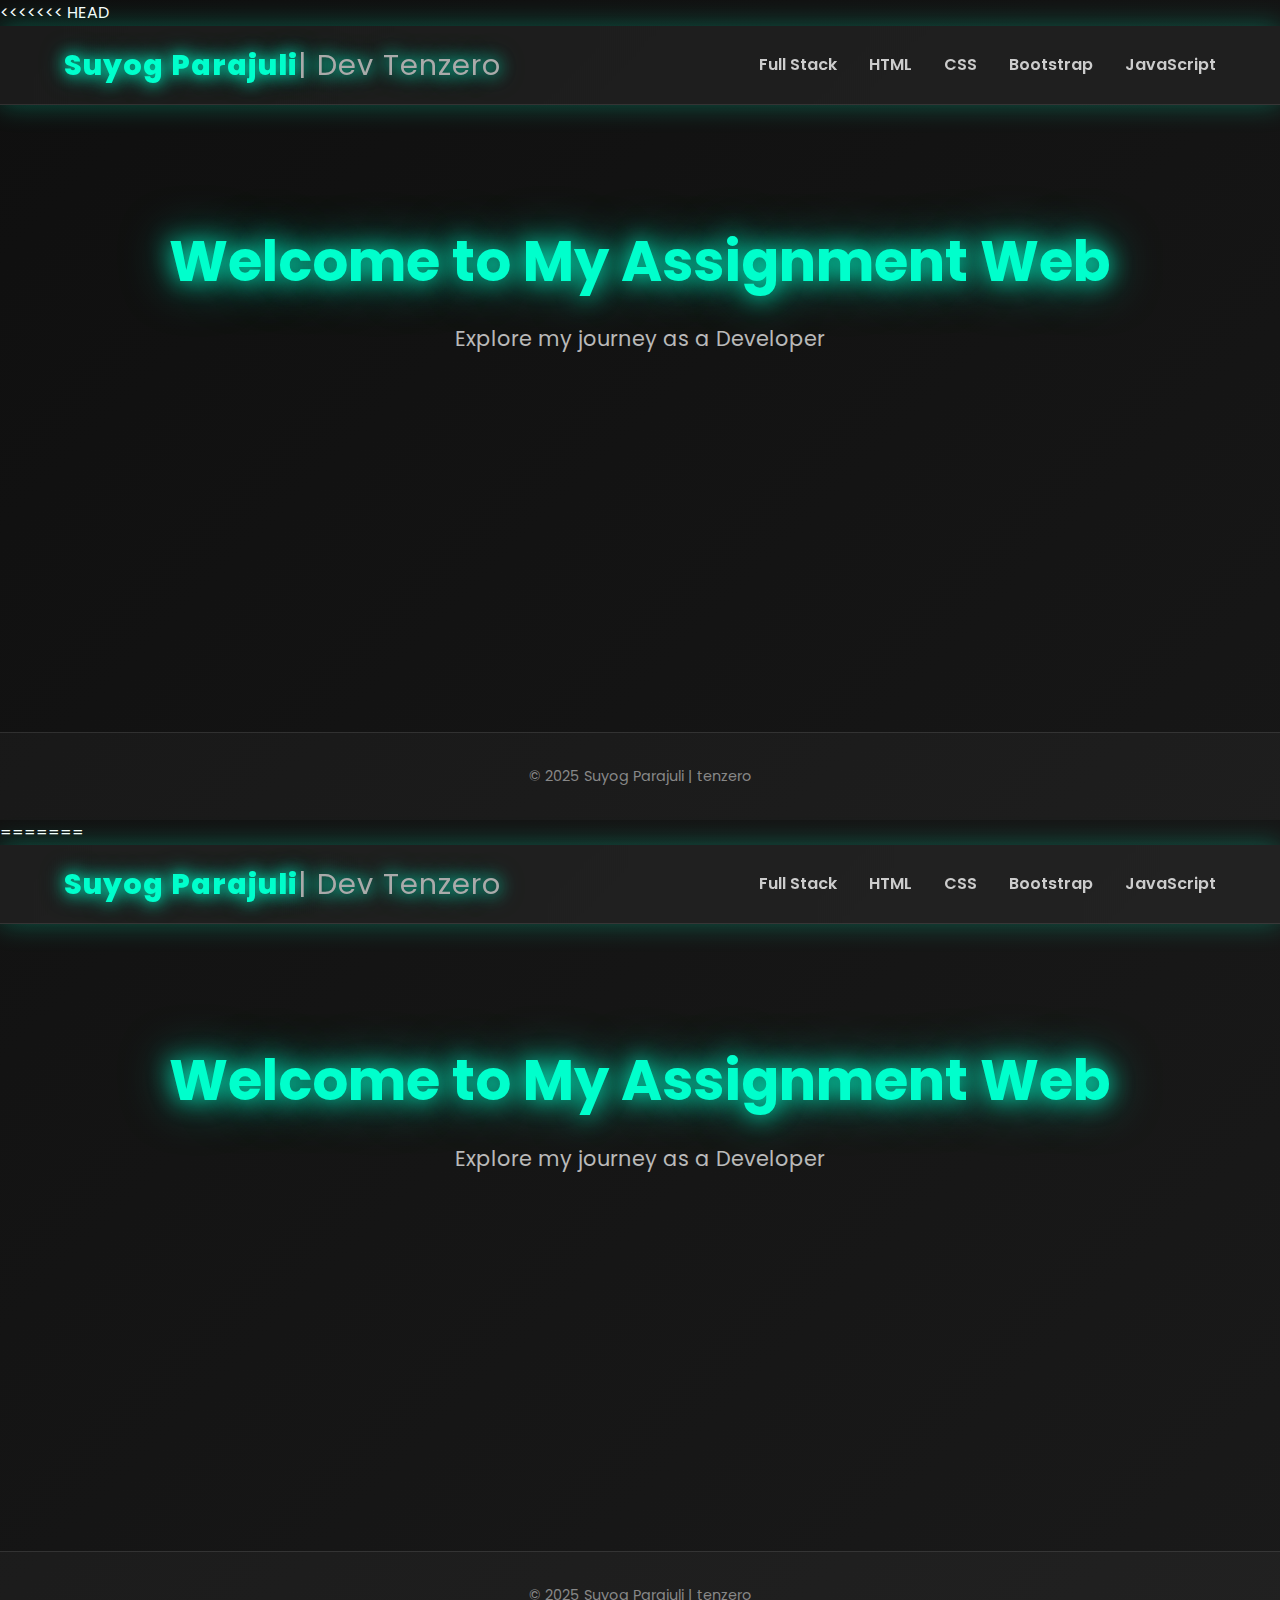
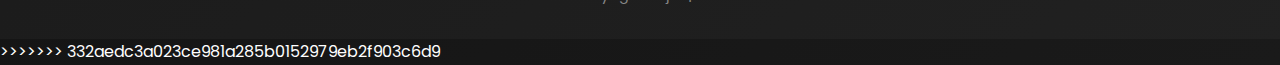
<file: Main page.html>
<<<<<<< HEAD

<!DOCTYPE html>
<html lang="en">
<head>
  <meta charset="UTF-8">
  <meta name="viewport" content="width=device-width, initial-scale=1.0">
  <title>Suyog Parajuli - ePortfolio</title>
  <link rel="stylesheet" href="style.css">
</head>
<body>
  <!-- Navbar -->
  <nav>
    <div class="logo">Suyog Parajuli <span>| Dev Tenzero</span></div>
    <ul class="nav-links">
      <li><a href="fullstacks.html">Full Stack</a></li>
      <li><a href="example-html.html">HTML</a></li>
      <li><a href="css.html">CSS</a></li>
      <li><a href="bootstrap.html">Bootstrap</a></li>
      <li><a href="javascript.html">JavaScript</a></li>
    </ul>
  </nav>

  <!-- Hero Section -->
  <header class="hero">
    <h1>Welcome to My Assignment Web</h1>
    <p>Explore my journey as a Developer</p>
  </header>

  <footer>
    <p>© 2025 Suyog Parajuli | tenzero </p>
  </footer>
</body>
</html>
=======

<!DOCTYPE html>
<html lang="en">
<head>
  <meta charset="UTF-8">
  <meta name="viewport" content="width=device-width, initial-scale=1.0">
  <title>Suyog Parajuli - ePortfolio</title>
  <link rel="stylesheet" href="style.css">
</head>
<body>
  <!-- Navbar -->
  <nav>
    <div class="logo">Suyog Parajuli <span>| Dev Tenzero</span></div>
    <ul class="nav-links">
      <li><a href="fullstacks.html">Full Stack</a></li>
      <li><a href="example-html.html">HTML</a></li>
      <li><a href="css.html">CSS</a></li>
      <li><a href="bootstrap.html">Bootstrap</a></li>
      <li><a href="javascript.html">JavaScript</a></li>
    </ul>
  </nav>

  <!-- Hero Section -->
  <header class="hero">
    <h1>Welcome to My Assignment Web</h1>
    <p>Explore my journey as a Developer</p>
  </header>

  <footer>
    <p>© 2025 Suyog Parajuli | tenzero </p>
  </footer>
</body>
</html>
>>>>>>> 332aedc3a023ce981a285b0152979eb2f903c6d9
</file>
<file: style.css>
@import url('https://fonts.googleapis.com/css2?family=Poppins:wght@300;400;600;700;800&display=swap');

* {
  margin: 0;
  padding: 0;
  box-sizing: border-box;
  font-family: 'Poppins', sans-serif;
}

body {
  background: linear-gradient(135deg, #0f0f0f, #1a1a1a);
  color: #fff;
  line-height: 1.6;
  overflow-x: hidden;
  animation: bgShift 10s ease-in-out infinite alternate;
}

/* Background Gradient Animation */
@keyframes bgShift {
  0% { background: linear-gradient(135deg, #0f0f0f, #1a1a1a); }
  50% { background: linear-gradient(135deg, #111, #0f2a2a); }
  100% { background: linear-gradient(135deg, #0f0f0f, #1a1a1a); }
}

/* Navbar */
nav {
  display: flex;
  justify-content: space-between;
  align-items: center;
  padding: 1rem 5%;
  background: rgba(255, 255, 255, 0.05);
  backdrop-filter: blur(12px);
  position: sticky;
  top: 0;
  z-index: 100;
  box-shadow: 0 0 25px rgba(0, 255, 200, 0.3);
  border-bottom: 1px solid rgba(255, 255, 255, 0.1);
  animation: slideDown 1s ease forwards;
}

@keyframes slideDown {
  0% { transform: translateY(-100%); opacity: 0; }
  100% { transform: translateY(0); opacity: 1; }
}

.logo {
  display: flex;
  align-items: center;
  font-size: 1.8rem;
  font-weight: 800;
  color: #00ffcc;
  letter-spacing: 1px;
  text-shadow: 0 0 15px #00ffcc, 0 0 25px #00997a;
  transition: transform 0.3s ease;
}

.logo-icon {
  margin-right: 10px;
  font-size: 2rem;
}

.logo:hover {
  transform: scale(1.05);
}

.logo span {
  font-weight: 400;
  color: #aaa;
}

/* Navbar Links */
.nav-links {
  list-style: none;
  display: flex;
  gap: 2rem;
}

.nav-links li a {
  color: #ccc;
  text-decoration: none;
  font-weight: 600;
  transition: all 0.3s ease;
  position: relative;
}

.nav-links li a::after {
  content: "";
  position: absolute;
  bottom: -5px;
  left: 0;
  width: 0%;
  height: 2px;
  background: #00ffcc;
  transition: width 0.3s ease;
  box-shadow: 0 0 10px #00ffcc;
}

.nav-links li a:hover, .nav-links li a.active {
  color: #00ffcc;
  text-shadow: 0 0 15px #00ffcc;
}

.nav-links li a:hover::after, .nav-links li a.active::after {
  width: 100%;
}

.menu-toggle {
  display: none;
  font-size: 1.5rem;
  cursor: pointer;
}

/* Hero */
.hero {
  text-align: center;
  padding: 7rem 2rem;
  animation: fadeUp 1.5s ease forwards;
  position: relative;
}

.hero-content {
  max-width: 800px;
  margin: 0 auto;
}

.html-logo {
  font-size: 5rem;
  color: #e34c26;
  margin-bottom: 1.5rem;
  text-shadow: 0 0 25px #e34c26, 0 0 50px #e34c26;
  animation: glowPulse 3s infinite alternate;
}

.hero h1 {
  font-size: 3.5rem;
  color: #00ffcc;
  text-shadow: 0 0 25px #00ffcc, 0 0 50px #00997a;
  margin-bottom: 1rem;
}

.hero p {
  margin-bottom: 2.5rem;
  font-size: 1.3rem;
  color: #ccc;
  opacity: 0.9;
}

.hero-buttons {
  display: flex;
  justify-content: center;
  gap: 1rem;
  flex-wrap: wrap;
}

.btn {
  display: inline-block;
  padding: 0.8rem 1.8rem;
  background: rgba(0, 255, 200, 0.1);
  color: #00ffcc;
  border: 1px solid rgba(0, 255, 200, 0.3);
  border-radius: 50px;
  text-decoration: none;
  font-weight: 600;
  transition: all 0.3s ease;
  backdrop-filter: blur(10px);
}

.btn:hover {
  background: rgba(0, 255, 200, 0.2);
  box-shadow: 0 0 20px rgba(0, 255, 200, 0.4);
  transform: translateY(-3px);
}

@keyframes fadeUp {
  0% { opacity: 0; transform: translateY(40px); }
  100% { opacity: 1; transform: translateY(0); }
}

@keyframes glowPulse {
  0% { text-shadow: 0 0 20px #e34c26; }
  100% { text-shadow: 0 0 40px #e34c26, 0 0 80px #e34c26; }
}

/* Main content */
main {
  max-width: 1200px;
  margin: 0 auto;
  padding: 0 20px 40px;
}

/* Sections */
section {
  margin: 4rem auto;
  padding: 2.5rem;
  width: 100%;
  border-radius: 20px;
  background: rgba(255, 255, 255, 0.05);
  box-shadow: 0 0 20px rgba(0, 255, 200, 0.25);
  transition: transform 0.4s ease, box-shadow 0.4s ease;
  animation: fadeUp 1.5s ease forwards;
}

section:hover {
  transform: translateY(-8px) scale(1.01);
  box-shadow: 0 0 35px rgba(0, 255, 200, 0.4);
}

section h2 {
  color: #00ffcc;
  margin-bottom: 1.5rem;
  font-size: 1.8rem;
  text-shadow: 0 0 10px #00ffcc;
  display: flex;
  align-items: center;
  gap: 10px;
}

section p {
  margin-bottom: 1.5rem;
  color: #ccc;
  line-height: 1.8;
}

/* Code containers */
.code-container {
  background: #111;
  padding: 1.5rem;
  border-radius: 12px;
  overflow-x: auto;
  margin: 1.5rem 0;
  box-shadow: inset 0 0 10px rgba(0, 255, 200, 0.2);
}

pre {
  color: #00ffcc;
  font-size: 0.95rem;
  line-height: 1.5;
  white-space: pre-wrap;
  word-wrap: break-word;
}

/* Example grid */
.example-grid {
  display: grid;
  grid-template-columns: repeat(auto-fit, minmax(300px, 1fr));
  gap: 2rem;
  margin-top: 2rem;
}

.example-card {
  background: rgba(255, 255, 255, 0.03);
  border-radius: 15px;
  padding: 1.5rem;
  transition: transform 0.3s ease;
}

.example-card:hover {
  transform: translateY(-5px);
}

.example-icon {
  font-size: 2rem;
  color: #00ffcc;
  margin-bottom: 1rem;
}

.example-card h3 {
  color: #0ca989;
  margin-bottom: 1rem;
  font-size: 1.3rem;
}

/* Compiler */
.compiler-container {
  display: grid;
  grid-template-columns: 1fr 1fr;
  gap: 1.5rem;
  margin-top: 2rem;
}

.code-editor, .preview-pane {
  background: rgba(156, 151, 151, 0.03);
  border-radius: 12px;
  overflow: hidden;
}

.editor-header, .preview-header {
  background: rgba(0, 0, 0, 0.3);
  padding: 0.8rem 1.2rem;
  display: flex;
  justify-content: space-between;
  align-items: center;
  font-weight: 600;
  color: #00ffcc;
}

.run-button {
  background: rgba(0, 255, 200, 0.2);
  color: #00ffcc;
  border: none;
  padding: 0.5rem 1rem;
  border-radius: 5px;
  cursor: pointer;
  transition: all 0.3s ease;
  display: flex;
  align-items: center;
  gap: 5px;
}

.run-button:hover {
  background: rgba(0, 255, 200, 0.3);
}

#html-code {
  width: 100%;
  height: 400px;
  background: #1a1a1a;
  color: #00ffcc;
  border: none;
  padding: 1rem;
  resize: none;
  font-family: 'Courier New', monospace;
  line-height: 1.5;
}

#preview-frame {
  width: 100%;
  height: 400px;
  border: none;
  background: white;
}

/* Resources */
.resources-grid {
  display: grid;
  grid-template-columns: repeat(auto-fit, minmax(250px, 1fr));
  gap: 1.5rem;
  margin-top: 2rem;
}

.resource-card {
  background: rgba(255, 255, 255, 0.03);
  border-radius: 15px;
  padding: 1.5rem;
}

.resource-card h3 {
  color: #00ffcc;
  margin-bottom: 1rem;
  font-size: 1.2rem;
}

.resource-card ul {
  list-style: none;
}

.resource-card li {
  margin-bottom: 0.8rem;
}

.resource-card a {
  color: #ccc;
  text-decoration: none;
  transition: color 0.3s ease;
  display: flex;
  align-items: center;
  gap: 8px;
}

.resource-card a:hover {
  color: #00ffcc;
}

/* Footer */
footer {
  text-align: center;
  padding: 2rem;
  font-size: 0.9rem;
  color: #888;
  margin-top: 14rem;
  border-top: 1px solid rgba(255, 255, 255, 0.1);
  background: rgba(255, 255, 255, 0.03);
  animation: fadeUp 2s ease forwards;
}

.footer-content {
  max-width: 1200px;
  margin: 0 auto;
}

.social-links {
  display: flex;
  justify-content: center;
  gap: 1.5rem;
  margin-top: 1rem;
}

.social-links a {
  color: #ccc;
  font-size: 1.5rem;
  transition: color 0.3s ease;
}

.social-links a:hover {
  color: #00ffcc;
}

/* Responsive design */
@media (max-width: 900px) {
  .compiler-container {
    grid-template-columns: 1fr;
  }
  
  .hero h1 {
    font-size: 2.5rem;
  }
  
  .hero p {
    font-size: 1.1rem;
  }
}

@media (max-width: 768px) {
  .nav-links {
    position: fixed;
    top: 70px;
    left: -100%;
    background: rgba(0, 0, 0, 0.9);
    width: 100%;
    height: calc(100vh - 70px);
    flex-direction: column;
    justify-content: center;
    align-items: center;
    transition: left 0.3s ease;
    backdrop-filter: blur(10px);
  }
  
  .nav-links.active {
    left: 0;
  }
  
  .menu-toggle {
    display: block;
  }
  
  .hero-buttons {
    flex-direction: column;
    align-items: center;
  }
  
  .btn {
    width: 200px;
    text-align: center;
  }
}
/* Full Stack Specific Styles */
.fullstack-logo {
  font-size: 5rem;
  color: #00ffcc;
  margin-bottom: 1.5rem;
  text-shadow: 0 0 25px #00ffcc, 0 0 50px #00997a;
  animation: glowPulse 3s infinite alternate;
}

.fullstack-diagram {
  display: flex;
  flex-direction: column;
  gap: 1.5rem;
  margin-top: 2.5rem;
}

.layer {
  background: rgba(255, 255, 255, 0.03);
  border-radius: 15px;
  padding: 1.5rem;
  border-left: 4px solid #00ffcc;
}

.layer h3 {
  color: #00ffcc;
  margin-bottom: 1rem;
  display: flex;
  align-items: center;
  gap: 10px;
}

.tech-icons {
  display: flex;
  flex-wrap: wrap;
  gap: 1.5rem;
}

.tech-icon {
  display: flex;
  flex-direction: column;
  align-items: center;
  gap: 0.5rem;
}

.tech-icon i {
  font-size: 2.5rem;
  color: #00ffcc;
}

.tech-icon span {
  color: #ccc;
  font-size: 0.9rem;
}

/* Project Grid */
.project-grid {
  display: grid;
  grid-template-columns: repeat(auto-fit, minmax(300px, 1fr));
  gap: 2rem;
  margin-top: 2rem;
}

.project-card {
  background: rgba(255, 255, 255, 0.03);
  border-radius: 15px;
  overflow: hidden;
  transition: transform 0.3s ease;
}

.project-card:hover {
  transform: translateY(-5px);
}

.project-image {
  height: 180px;
  background: linear-gradient(135deg, #0f2a2a, #0f0f0f);
  display: flex;
  align-items: center;
  justify-content: center;
}

.image-placeholder {
  font-size: 4rem;
  color: #00ffcc;
  opacity: 0.7;
}

.project-content {
  padding: 1.5rem;
}

.project-content h3 {
  color: #00ffcc;
  margin-bottom: 1rem;
}

.project-content p {
  color: #ccc;
  margin-bottom: 1.5rem;
  line-height: 1.6;
}

.tech-stack {
  display: flex;
  flex-wrap: wrap;
  gap: 0.5rem;
  margin-bottom: 1.5rem;
}

.tech-tag {
  background: rgba(0, 255, 200, 0.1);
  color: #00ffcc;
  padding: 0.3rem 0.8rem;
  border-radius: 20px;
  font-size: 0.8rem;
}

.project-buttons {
  display: flex;
  gap: 1rem;
}

.btn-small {
  padding: 0.5rem 1rem;
  font-size: 0.9rem;
}

.btn-outline {
  background: transparent;
  border: 1px solid #00ffcc;
}

/* Workflow Steps */
.workflow-steps {
  display: flex;
  flex-direction: column;
  gap: 1.5rem;
  margin-top: 2rem;
}

.step {
  display: flex;
  align-items: flex-start;
  gap: 1.5rem;
}

.step-number {
  background: #00ffcc;
  color: #0f0f0f;
  width: 40px;
  height: 40px;
  border-radius: 50%;
  display: flex;
  align-items: center;
  justify-content: center;
  font-weight: 800;
  flex-shrink: 0;
}

.step-content h3 {
  color: #00ffcc;
  margin-bottom: 0.5rem;
}

.step-content p {
  color: #ccc;
}

/* Code Tabs */
.code-tabs {
  margin-top: 2rem;
}

.tab-buttons {
  display: flex;
  background: rgba(255, 255, 255, 0.03);
  border-radius: 8px 8px 0 0;
  overflow: hidden;
}

.tab-btn {
  flex: 1;
  padding: 1rem;
  background: transparent;
  border: none;
  color: #ccc;
  cursor: pointer;
  transition: all 0.3s ease;
  font-weight: 600;
}

.tab-btn:hover {
  background: rgba(255, 255, 255, 0.05);
  color: #00ffcc;
}

.tab-btn.active {
  background: rgba(0, 255, 200, 0.1);
  color: #00ffcc;
}

.tab-content {
  display: none;
}

.tab-content.active {
  display: block;
}

/* Responsive Design */
@media (max-width: 768px) {
  .fullstack-diagram {
    gap: 1rem;
  }
  
  .tech-icons {
    justify-content: center;
    gap: 1rem;
  }
  
  .tech-icon i {
    font-size: 2rem;
  }
  
  .step {
    flex-direction: column;
    align-items: center;
    text-align: center;
    gap: 1rem;
  }
  
  .tab-buttons {
    flex-direction: column;
  }
}
/* CSS Specific Styles */
.css-logo {
  font-size: 5rem;
  color: #264de4;
  margin-bottom: 1.5rem;
  text-shadow: 0 0 25px #264de4, 0 0 50px #264de4;
  animation: glowPulse 3s infinite alternate;
}

@keyframes glowPulse {
  0% { text-shadow: 0 0 20px #264de4; }
  100% { text-shadow: 0 0 40px #264de4, 0 0 80px #264de4; }
}

/* Live examples */
.live-example {
  background: rgba(255, 255, 255, 0.03);
  border-radius: 10px;
  padding: 2rem;
  margin: 2rem 0;
  display: flex;
  flex-direction: column;
  align-items: center;
}

.example-box {
  width: 100%;
  padding: 2rem;
  background: #1a1a1a;
  border-radius: 16px;
  margin-bottom: 1.5rem;
  display: flex;
  justify-content: center;
  align-items: center;
  min-height: 200px;
}

/* Neon Button Example */
.neon-btn {
  padding: 12px 24px;
  border: 2px solid #00ffcc;
  background: transparent;
  color: #00ffcc;
  font-weight: bold;
  border-radius: 8px;
  transition: 0.3s;
  font-size: 1.1rem;
  cursor: pointer;
  outline: none;
}

.neon-btn:hover {
  background: #00ffcc;
  color: #111;
  box-shadow: 0 0 15px #00ffcc, 0 0 30px #00ffcc;
}

/* Grid Example */
.grid-example {
  display: grid;
  grid-template-columns: repeat(3, 1fr);
  gap: 8px;
  width: 120%;
}

.grid-item {
  background: rgba(0, 255, 200, 0.1);
  border-radius: 8px;
  padding: 6px;
  text-align: center;
  border: 1px solid rgba(0, 255, 200, 0.3);
}

/* Flexbox Example */
.flex-example {
  display: flex;
  justify-content: space-around;
  align-items: center;
  width: 100%;
  flex-wrap: wrap;
  gap: 15px;
}

.flex-item {
  background: rgba(0, 255, 200, 0.1);
  border-radius: 8px;
  padding: 20px;
  min-width: 100px;
  text-align: center;
  border: 1px solid rgba(0, 255, 200, 0.3);
}

/* Animation Example */
.animation-example {
  width: 100px;
  height: 100px;
  background: rgba(0, 255, 200, 0.2);
  border-radius: 50%;
  animation: pulse 2s infinite;
}

@keyframes pulse {
  0% {
    transform: scale(0.9);
    box-shadow: 0 0 0 0 rgba(0, 255, 200, 0.7);
  }
  70% {
    transform: scale(1);
    box-shadow: 0 0 0 15px rgba(0, 255, 200, 0);
  }
  100% {
    transform: scale(0.9);
    box-shadow: 0 0 0 0 rgba(0, 255, 200, 0);
  }
}

/* CSS Compiler */
#css-code {
  width: 100%;
  height: 300px;
  background: #1a1a1a;
  color: #00ffcc;
  border: none;
  padding: 1rem;
  resize: none;
  font-family: 'Courier New', monospace;
  line-height: 1.5;
}

/* Additional responsive adjustments */
@media (max-width: 768px) {
  .grid-example {
    grid-template-columns: 1fr;
  }
  
  .flex-example {
    flex-direction: column;
  }
}

/* Enhanced button variants */
.btn-small {
  padding: 0.5rem 1rem;
  font-size: 0.9rem;
}

.btn-outline {
  background: transparent;
  border: 1px solid #00ffcc;
}

/* Additional animation examples */
@keyframes slideIn {
  from {
    opacity: 0;
    transform: translateX(-50px);
  }
  to {
    opacity: 1;
    transform: translateX(0);
  }
}

@keyframes fadeIn {
  from {
    opacity: 0;
  }
  to {
    opacity: 1;
  }
}

.slide-in {
  animation: slideIn 0.5s ease-out forwards;
}

.fade-in {
  animation: fadeIn 1s ease-out forwards;
}

/* Gradient text effect */
.gradient-text {
  background: linear-gradient(45deg, #00ffcc, #00ccff, #ff00cc);
  background-size: 200% 200%;
  -webkit-background-clip: text;
  background-clip: text;
  color: transparent;
  animation: gradientMove 3s ease infinite;
}

@keyframes gradientMove {
  0% { background-position: 0% 50%; }
  50% { background-position: 100% 50%; }
  100% { background-position: 0% 50%; }
}

/* Card hover effects */
.hover-card {
  transition: all 0.3s ease;
}

.hover-card:hover {
  transform: translateY(-5px) scale(1.02);
  box-shadow: 0 10px 20px rgba(0, 255, 200, 0.2);
}

/* Custom scrollbar */
::-webkit-scrollbar {
  width: 8px;
}

::-webkit-scrollbar-track {
  background: rgba(255, 255, 255, 0.05);
}

::-webkit-scrollbar-thumb {
  background: rgba(0, 255, 200, 0.3);
  border-radius: 4px;
}

::-webkit-scrollbar-thumb:hover {
  background: rgba(0, 255, 200, 0.5);
}

/* Loading animation */
.loading-spinner {
  width: 40px;
  height: 40px;
  border: 4px solid rgba(0, 255, 200, 0.3);
  border-radius: 50%;
  border-top: 4px solid #00ffcc;
  animation: spin 1s linear infinite;
}

@keyframes spin {
  0% { transform: rotate(0deg); }
  100% { transform: rotate(360deg); }
}

/* Tooltip styling */
.tooltip {
  position: relative;
  display: inline-block;
}

.tooltip .tooltip-text {
  visibility: hidden;
  width: 120px;
  background-color: rgba(0, 255, 200, 0.9);
  color: #111;
  text-align: center;
  border-radius: 6px;
  padding: 5px;
  position: absolute;
  z-index: 1;
  bottom: 125%;
  left: 50%;
  transform: translateX(-50%);
  opacity: 0;
  transition: opacity 0.3s;
}

.tooltip:hover .tooltip-text {
  visibility: visible;
  opacity: 1;
}

/* Dark mode toggle switch */
.toggle-switch {
  position: relative;
  display: inline-block;
  width: 60px;
  height: 30px;
}

.toggle-switch input {
  opacity: 0;
  width: 0;
  height: 0;
}

.toggle-slider {
  position: absolute;
  cursor: pointer;
  top: 0;
  left: 0;
  right: 0;
  bottom: 0;
  background-color: #333;
  transition: .4s;
  border-radius: 30px;
}

.toggle-slider:before {
  position: absolute;
  content: "";
  height: 22px;
  width: 22px;
  left: 4px;
  bottom: 4px;
  background-color: #00ffcc;
  transition: .4s;
  border-radius: 50%;
}

input:checked + .toggle-slider {
  background-color: #00ffcc;
}

input:checked + .toggle-slider:before {
  transform: translateX(30px);
  background-color: #111;
}

/* Form elements styling */
.input-group {
  margin-bottom: 1.5rem;
}

.input-group label {
  display: block;
  margin-bottom: 0.5rem;
  color: #00ffcc;
}

.input-group input,
.input-group textarea,
.input-group select {
  width: 100%;
  padding: 0.8rem;
  background: rgba(255, 255, 255, 0.05);
  border: 1px solid rgba(0, 255, 200, 0.3);
  border-radius: 8px;
  color: #fff;
  font-size: 1rem;
}

.input-group input:focus,
.input-group textarea:focus,
.input-group select:focus {
  outline: none;
  border-color: #00ffcc;
  box-shadow: 0 0 10px rgba(0, 255, 200, 0.3);
}

/* Notification toast */
.toast {
  position: fixed;
  bottom: 20px;
  right: 20px;
  padding: 1rem 1.5rem;
  background: rgba(0, 255, 200, 0.9);
  color: #111;
  border-radius: 8px;
  box-shadow: 0 4px 12px rgba(0, 0, 0, 0.1);
  opacity: 0;
  transform: translateY(100px);
  transition: all 0.3s ease;
  z-index: 1000;
}

.toast.show {
  opacity: 1;
  transform: translateY(0);
}

/* Progress bar */
.progress-bar {
  width: 100%;
  height: 8px;
  background: rgba(255, 255, 255, 0.1);
  border-radius: 4px;
  overflow: hidden;
}

.progress-fill {
  height: 100%;
  background: linear-gradient(90deg, #00ffcc, #00ccff);
  border-radius: 4px;
  transition: width 0.3s ease;
}

/* Additional code container styles */
.code-container pre {
  position: relative;
}

.copy-btn {
  position: absolute;
  top: 10px;
  right: 10px;
  background: rgba(0, 255, 200, 0.2);
  color: #00ffcc;
  border: none;
  padding: 0.3rem 0.6rem;
  border-radius: 4px;
  cursor: pointer;
  font-size: 0.8rem;
  transition: all 0.3s ease;
}

.copy-btn:hover {
  background: rgba(0, 255, 200, 0.3);
}
/* Bootstrap Logo Styling */
.bootstrap-logo {
  font-size: 5rem;
  color: #7952b3;
  margin-bottom: 1.5rem;
  text-shadow: 0 0 25px #7952b3, 0 0 50px #7952b3;
  animation: glowPulse 3s infinite alternate;
}

@keyframes glowPulse {
  0% { text-shadow: 0 0 20px #7952b3; }
  100% { text-shadow: 0 0 40px #7952b3, 0 0 80px #7952b3; }
}

/* Feature Cards */
.feature-card {
  background: rgba(255, 255, 255, 0.03);
  border-radius: 15px;
  transition: transform 0.3s ease, box-shadow 0.3s ease;
  border: 1px solid rgba(255, 255, 255, 0.1);
}

.feature-card:hover {
  transform: translateY(-5px);
  box-shadow: 0 10px 20px rgba(0, 255, 200, 0.2);
}

.feature-icon {
  font-size: 2.5rem;
  color: #00ffcc;
}

/* Component Examples */
.component-example {
  background: rgba(255, 255, 255, 0.03);
  border-radius: 10px;
  border: 1px solid rgba(255, 255, 255, 0.1);
}

/* Modal Dark Theme Adjustment */
.modal-content {
  background: #1a1a1a;
  color: #fff;
  border: 1px solid #00ffcc;
}

.modal-header {
  border-bottom: 1px solid #333;
}

.modal-footer {
  border-top: 1px solid #333;
}

.btn-close {
  filter: invert(1) grayscale(100%) brightness(200%);
}

/* Badge Styles */
.badge {
  font-size: 0.75em;
}

/* Grid Example Borders */
.border {
  border-color: rgba(0, 255, 200, 0.2) !important;
}

/* Form Control Styling */
.form-control {
  background-color: rgba(255, 255, 255, 0.05);
  border: 1px solid rgba(0, 255, 200, 0.3);
  color: #fff;
}

.form-control:focus {
  background-color: rgba(255, 255, 255, 0.08);
  border-color: #00ffcc;
  box-shadow: 0 0 0 0.25rem rgba(0, 255, 200, 0.25);
  color: #fff;
}

/* Button Enhancements */
.btn {
  transition: all 0.3s ease;
}

/* Navbar Brand Styling */
.navbar-brand {
  color: #00ffcc !important;
  font-weight: 600;
}

/* Card Enhancements */
.card {
  transition: transform 0.3s ease, box-shadow 0.3s ease;
  border: 1px solid rgba(255, 255, 255, 0.1);
}

.card:hover {
  transform: translateY(-5px);
  box-shadow: 0 10px 20px rgba(0, 255, 200, 0.2);
}

/* Responsive Adjustments */
@media (max-width: 768px) {
  .bootstrap-logo {
    font-size: 3.5rem;
  }
  
  .feature-icon {
    font-size: 2rem;
  }
</file>
